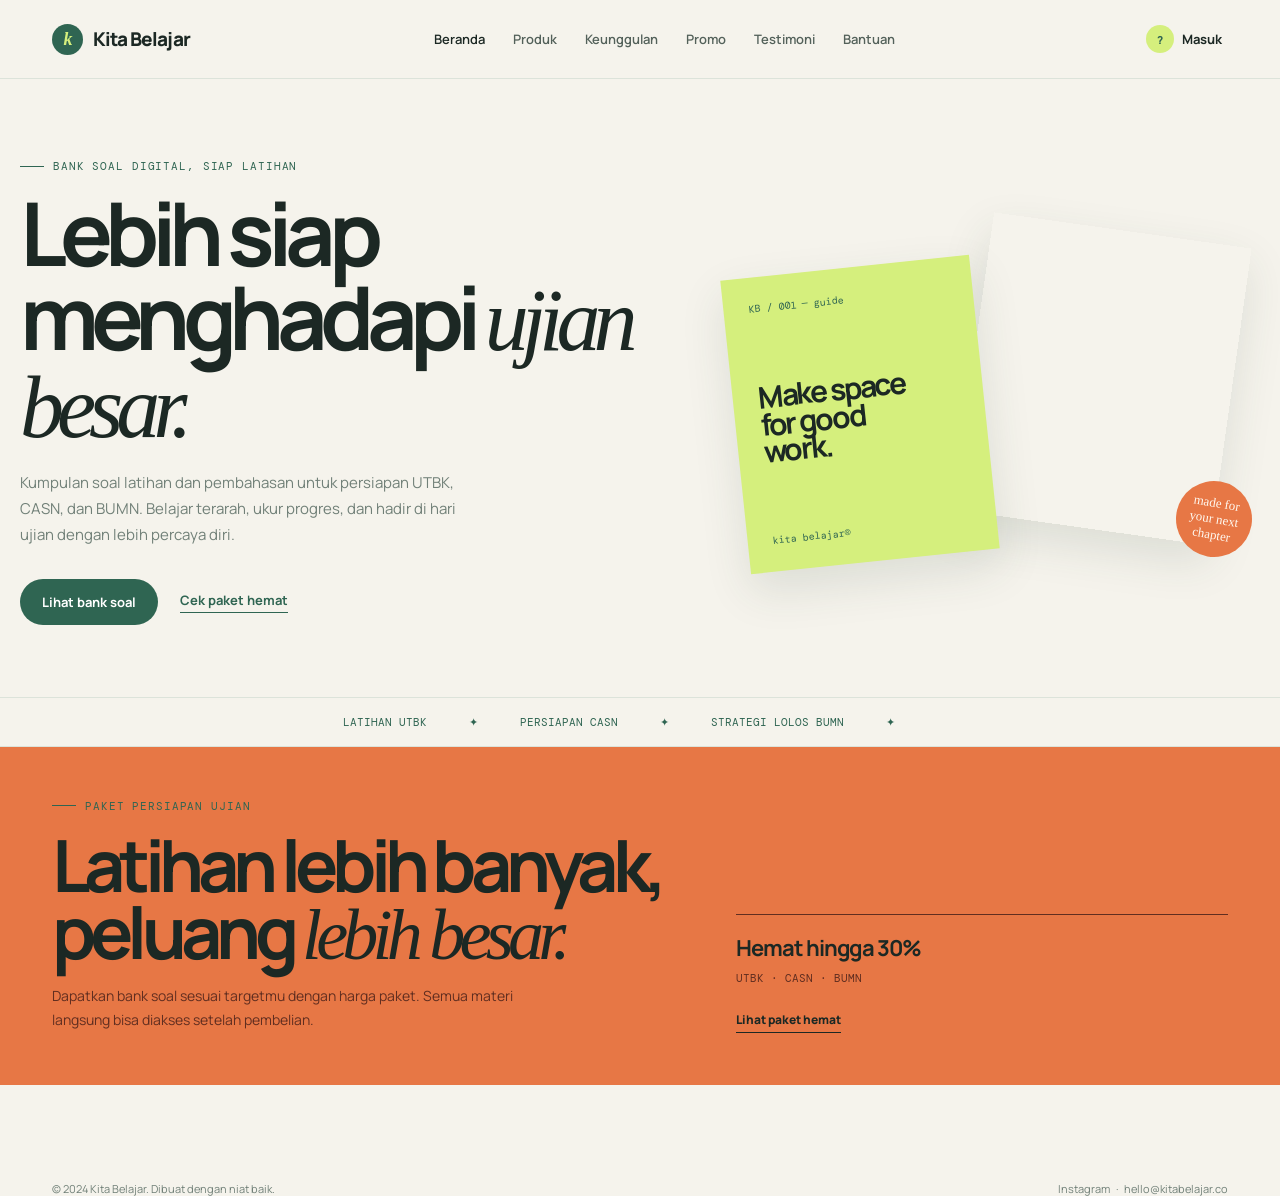
<file: index.html>
<!DOCTYPE html>
<html lang="id">
<head>
    <meta charset="UTF-8">
    <meta name="viewport" content="width=device-width, initial-scale=1.0">
    <title>Kita Belajar | Soal Latihan UTBK, CASN & BUMN</title>
    <link rel="preconnect" href="https://fonts.googleapis.com">
    <link rel="preconnect" href="https://fonts.gstatic.com" crossorigin>
    <link href="https://fonts.googleapis.com/css2?family=DM+Mono:wght@400;500&family=Manrope:wght@400;500;600;700;800&display=swap" rel="stylesheet">
    <link rel="stylesheet" href="tes.css">
    <link rel="stylesheet" href="auth.css">
    <style>
        :root {
            --ink: #1c2824;
            --muted: #718078;
            --paper: #f5f3ec;
            --surface: #fffefa;
            --line: #dce3da;
            --green: #2f6552;
            --lime: #d5ef7d;
            --orange: #e77745;
            --yellow: #f3c75c;
            --serif: Georgia, 'Times New Roman', serif;
        }

        * { box-sizing: border-box; }
        html { -webkit-text-size-adjust: 100%; scroll-behavior: smooth; }
        body { margin: 0; overflow-x: hidden; background: var(--paper); color: var(--ink); font-family: 'Manrope', sans-serif; -webkit-tap-highlight-color: transparent; }
        button { font: inherit; cursor: pointer; }
        a { color: inherit; text-decoration: none; }
        .shell { max-width: 1240px; margin: 0 auto; padding: 0 32px; }
        .topbar { border-bottom: 1px solid var(--line); }
        nav { height: 78px; display: flex; align-items: center; justify-content: space-between; gap: 28px; }
        .brand { display: flex; align-items: center; gap: 10px; font-weight: 800; letter-spacing: -.05em; font-size: 19px; }
        .brand-mark { display: grid; place-items: center; width: 31px; height: 31px; border-radius: 50%; background: var(--green); color: var(--lime); font-family: var(--serif); font-size: 18px; font-style: italic; }
        .nav-links { display: flex; align-items: center; gap: 28px; color: #53615a; font-size: 13px; font-weight: 600; }
        .nav-links a:first-child { color: var(--ink); }
        .nav-actions { display: flex; align-items: center; gap: 18px; }
        .cart { display: flex; align-items: center; gap: 8px; border: 0; background: transparent; color: var(--ink); font-size: 13px; font-weight: 700; }
        .cart-count { display: grid; place-items: center; background: var(--orange); color: white; width: 20px; height: 20px; border-radius: 50%; font-size: 10px; }
        .cart-modal { position: fixed; inset: 0; z-index: 15; display: flex; justify-content: flex-end; background: #1c282466; opacity: 0; pointer-events: none; transition: opacity .25s ease; }
        .cart-modal.open { opacity: 1; pointer-events: auto; }
        .cart-panel { width: min(430px, 100%); height: 100%; overflow: auto; padding: 34px; background: var(--surface); transform: translateX(100%); transition: transform .25s ease; }
        .cart-modal.open .cart-panel { transform: translateX(0); }
        .cart-head { display: flex; align-items: center; justify-content: space-between; gap: 15px; margin-bottom: 26px; }
        .cart-head h2 { margin: 0; font-size: 30px; letter-spacing: -.08em; }
        .cart-close { display: grid; place-items: center; width: 44px; height: 44px; border: 1px solid var(--line); border-radius: 50%; background: transparent; color: var(--ink); font-size: 20px; }
        .cart-empty { padding: 35px 0; color: var(--muted); font-size: 13px; line-height: 1.7; }
        .cart-item { border-top: 1px solid var(--line); padding: 18px 0; }
        .cart-item-top { display: flex; align-items: start; justify-content: space-between; gap: 14px; }
        .cart-item h3 { margin: 0 0 5px; font-size: 14px; }
        .cart-item p { margin: 0; color: var(--muted); font-size: 11px; }
        .cart-remove { border: 0; background: transparent; color: var(--muted); font-size: 11px; text-decoration: underline; }
        .cart-item-bottom { display: flex; align-items: center; justify-content: space-between; gap: 12px; margin-top: 15px; }
        .quantity { display: flex; align-items: center; border: 1px solid var(--line); }
        .quantity button { width: 30px; height: 30px; border: 0; background: transparent; color: var(--green); }
        .quantity span { min-width: 25px; text-align: center; font-size: 12px; }
        .cart-checkout { border: 0; border-radius: 30px; padding: 10px 14px; background: var(--green); color: white; font-size: 11px; font-weight: 700; }
        .cart-total { display: flex; justify-content: space-between; margin-top: 18px; border-top: 1px solid var(--ink); padding-top: 18px; font-size: 14px; font-weight: 800; }
        .cart-checkout-all { width: 100%; margin-top: 18px; border: 0; border-radius: 30px; padding: 14px; background: var(--orange); color: white; font-size: 12px; font-weight: 800; }
        .cart-checkout-all:disabled { cursor: not-allowed; opacity: .4; }
        .cart-hint { margin-top: 16px; color: var(--muted); font-size: 10px; line-height: 1.6; }
        .hero { display: grid; grid-template-columns: 1.05fr .95fr; align-items: center; gap: 64px; padding: 80px 0 72px; }
        .eyebrow { display: flex; align-items: center; gap: 9px; color: var(--green); font-family: 'DM Mono', monospace; font-size: 11px; text-transform: uppercase; letter-spacing: .08em; }
        .eyebrow::before { content: ''; width: 24px; height: 1px; background: var(--green); }
        h1 { margin: 18px 0 20px; max-width: 620px; font-size: clamp(50px, 7vw, 88px); letter-spacing: -.085em; line-height: .95; font-weight: 700; }
        h1 em { font-family: var(--serif); font-weight: 400; letter-spacing: -.08em; }
        .hero-copy { max-width: 440px; color: var(--muted); font-size: 15px; line-height: 1.75; }
        .hero-cta { display: flex; align-items: center; gap: 22px; margin-top: 30px; }
        .primary { border: 0; border-radius: 40px; padding: 14px 22px; background: var(--green); color: white; font-weight: 700; font-size: 13px; transition: transform .2s, background .2s; }
        .primary:hover { transform: translateY(-2px); background: #214b3c; }
        .text-link { color: var(--green); font-size: 13px; font-weight: 700; border-bottom: 1px solid var(--green); padding-bottom: 3px; }
        .hero-art { position: relative; min-height: 350px; }
        .art-card { position: absolute; overflow: hidden; box-shadow: 0 18px 45px #30443620; }
        .art-back { width: 260px; height: 300px; right: 28px; top: 12px; transform: rotate(8deg); background: url('https://images.unsplash.com/photo-1516321318423-f06f85e504b3?auto=format&fit=crop&w=700&q=85') center/cover; }
        .art-front { display: flex; flex-direction: column; justify-content: space-between; width: 250px; height: 295px; left: 34px; bottom: 5px; padding: 25px; background: var(--lime); transform: rotate(-6deg); }
        .art-front strong { font-size: 30px; line-height: .93; letter-spacing: -.07em; }
        .art-front small { color: var(--green); font-family: 'DM Mono', monospace; font-size: 10px; }
        .art-sticker { position: absolute; right: 8px; bottom: 10px; display: grid; place-items: center; width: 76px; height: 76px; border-radius: 50%; background: var(--orange); color: #fff8ef; font-family: var(--serif); font-size: 13px; text-align: center; transform: rotate(10deg); }
        .shop { display: none; padding: 0 0 100px; }
        .shop-head { display: flex; align-items: end; justify-content: space-between; gap: 30px; border-top: 1px solid var(--line); padding-top: 25px; }
        .section-title { margin: 0; font-size: 28px; letter-spacing: -.06em; }
        .section-note { color: var(--muted); font-size: 13px; }
        .filters { display: flex; gap: 8px; margin: 28px 0; overflow-x: auto; padding-bottom: 4px; }
        .filter { white-space: nowrap; border: 1px solid var(--line); border-radius: 24px; padding: 9px 15px; background: transparent; color: var(--muted); font-size: 12px; }
        .filter.active, .filter:hover { border-color: var(--green); background: var(--green); color: white; }
        .products { display: grid; grid-template-columns: repeat(4, 1fr); gap: 15px; }
        .product { position: relative; min-width: 0; }
        .product-visual { height: 255px; display: flex; flex-direction: column; justify-content: space-between; padding: 18px; position: relative; overflow: hidden; }
        .product-visual::after { content: ''; position: absolute; width: 130px; height: 130px; border: 1px solid currentColor; border-radius: 50%; right: -40px; bottom: -38px; opacity: .28; }
        .visual-green { background: #bbd5be; color: var(--green); }
        .visual-yellow { background: var(--yellow); color: #624716; }
        .visual-blue { background: #bdd7d8; color: #25555a; }
        .visual-orange { background: #e78a5b; color: #612e20; }
        .product-type { font-family: 'DM Mono', monospace; text-transform: uppercase; font-size: 10px; letter-spacing: .06em; }
        .product-title-art { max-width: 160px; font-size: 30px; line-height: .94; letter-spacing: -.08em; font-weight: 800; }
        .product-number { align-self: flex-end; font-family: var(--serif); font-size: 44px; font-style: italic; }
        .product-info { display: flex; justify-content: space-between; gap: 10px; padding: 15px 0 0; }
        .product-info h3 { margin: 0 0 5px; font-size: 14px; letter-spacing: -.03em; }
        .product-info p { margin: 0; color: var(--muted); font-size: 11px; }
        .price { color: var(--green); font-size: 13px; font-weight: 800; white-space: nowrap; }
        .detail-link { display: inline-block; margin-top: 10px; border: 0; border-bottom: 1px solid var(--green); padding: 0 0 3px; background: transparent; color: var(--green); font-size: 11px; font-weight: 700; }
        .add { display: grid; place-items: center; width: 40px; height: 40px; border: 1px solid var(--line); border-radius: 50%; background: var(--surface); color: var(--green); font-size: 20px; line-height: 1; transition: all .2s; }
        .add:hover { background: var(--green); color: white; transform: rotate(90deg); }
        .product.hidden { display: none; }
        .detail-modal { position: fixed; inset: 0; z-index: 10; display: grid; place-items: center; padding: 24px; background: #1c2824cc; opacity: 0; pointer-events: none; transition: opacity .25s ease; }
        .detail-modal.open { opacity: 1; pointer-events: auto; }
        .detail-panel { position: relative; display: grid; grid-template-columns: .85fr 1.15fr; width: min(900px, 100%); max-height: min(680px, 92vh); overflow: auto; background: var(--surface); transform: translateY(18px); transition: transform .25s ease; }
        .detail-modal.open .detail-panel { transform: translateY(0); }
        .detail-art { min-height: 510px; display: flex; flex-direction: column; justify-content: space-between; padding: 28px; }
        .detail-art .product-title-art { font-size: clamp(36px, 5vw, 58px); max-width: 240px; }
        .detail-art .product-number { font-size: 70px; }
        .detail-content { padding: 48px 48px 42px; }
        .detail-content h2 { max-width: 430px; margin: 14px 0 16px; font-size: clamp(32px, 4vw, 52px); line-height: .98; letter-spacing: -.08em; }
        .detail-description { max-width: 430px; color: var(--muted); font-size: 14px; line-height: 1.8; }
        .detail-meta { display: grid; grid-template-columns: 1fr 1fr; gap: 14px; margin: 30px 0; border-block: 1px solid var(--line); padding: 18px 0; }
        .detail-meta span { display: block; color: var(--muted); font-family: 'DM Mono', monospace; font-size: 10px; text-transform: uppercase; }
        .detail-meta strong { display: block; margin-top: 7px; font-size: 13px; }
        .detail-content ul { margin: 0 0 30px; padding: 0; list-style: none; color: #506158; font-size: 13px; line-height: 2; }
        .detail-content li::before { content: '✦'; margin-right: 10px; color: var(--orange); }
        .preview-heading { margin: 30px 0 12px; color: var(--green); font-family: 'DM Mono', monospace; font-size: 10px; letter-spacing: .06em; text-transform: uppercase; }
        .page-previews { display: grid; grid-template-columns: repeat(3, 1fr); gap: 8px; margin: 0 0 26px; }
        .preview-page { position: relative; min-height: 128px; overflow: hidden; border: 1px solid var(--line); padding: 11px; background: #f1f4ec; }
        .preview-page:nth-child(2) { background: #e6f0d1; }
        .preview-page:nth-child(3) { background: #f7e6c5; }
        .preview-page::after { content: ''; position: absolute; width: 55px; height: 55px; right: -17px; bottom: -17px; border: 1px solid var(--green); border-radius: 50%; opacity: .3; }
        .preview-label { color: var(--green); font-family: 'DM Mono', monospace; font-size: 8px; text-transform: uppercase; }
        .preview-page strong { display: block; max-width: 70px; margin: 17px 0 12px; font-size: 12px; line-height: 1; letter-spacing: -.05em; }
        .preview-lines { display: grid; gap: 4px; }
        .preview-lines span { display: block; width: 78%; height: 3px; background: #7c9a82; opacity: .5; }
        .preview-lines span:nth-child(2) { width: 58%; }
        .preview-lines span:nth-child(3) { width: 68%; }
        .detail-section { margin: 0 0 24px; }
        .detail-section h3 { margin: 0 0 8px; font-size: 14px; letter-spacing: -.03em; }
        .detail-section p { margin: 0; color: var(--muted); font-size: 12px; line-height: 1.75; }
        .detail-buy { display: flex; align-items: center; gap: 18px; }
        .detail-buy .price { font-size: 17px; }
        .close-detail { position: absolute; z-index: 1; top: 17px; right: 17px; display: grid; place-items: center; width: 44px; height: 44px; border: 1px solid #ffffffaa; border-radius: 50%; background: #1c2824; color: white; font-size: 19px; }
        body.modal-open { overflow: hidden; }
        .payment-modal { position: fixed; inset: 0; z-index: 20; display: grid; place-items: center; padding: 24px; background: #1c2824cc; opacity: 0; pointer-events: none; transition: opacity .25s ease; }
        .payment-modal.open { opacity: 1; pointer-events: auto; }
        .payment-panel { position: relative; display: grid; grid-template-columns: .8fr 1.2fr; width: min(850px, 100%); max-height: min(700px, 94vh); overflow: auto; background: var(--surface); transform: translateY(18px); transition: transform .25s ease; }
        .payment-modal.open .payment-panel { transform: translateY(0); }
        .payment-summary { display: flex; flex-direction: column; justify-content: space-between; min-height: 570px; padding: 34px; background: var(--green); color: white; }
        .payment-summary .eyebrow { color: var(--lime); }
        .payment-summary .eyebrow::before { background: var(--lime); }
        .payment-summary h2 { max-width: 230px; margin: 20px 0; font-size: 43px; line-height: .95; letter-spacing: -.08em; }
        .payment-summary p { margin: 0; color: #d2e1d5; font-size: 13px; line-height: 1.7; }
        .summary-price { padding-top: 24px; border-top: 1px solid #ffffff55; font-size: 22px; font-weight: 800; }
        .payment-form { padding: 44px 48px; }
        .payment-form h2 { margin: 12px 0 8px; font-size: 28px; letter-spacing: -.06em; }
        .payment-subtitle { margin: 0 0 28px; color: var(--muted); font-size: 12px; line-height: 1.6; }
        .field { display: block; margin-bottom: 17px; color: var(--ink); font-size: 11px; font-weight: 700; }
        .field input { display: block; width: 100%; margin-top: 8px; border: 1px solid var(--line); padding: 12px 13px; outline: 0; background: transparent; color: var(--ink); font: inherit; font-size: 12px; }
        .field input:focus { border-color: var(--green); box-shadow: 0 0 0 2px #2f655220; }
        .payment-methods { display: grid; grid-template-columns: repeat(3, 1fr); gap: 8px; margin: 8px 0 24px; }
        .method { border: 1px solid var(--line); padding: 12px 8px; background: transparent; color: var(--muted); font-size: 11px; }
        .method.active, .method:hover { border-color: var(--green); color: var(--green); background: #dcebdd; }
        .payment-submit { width: 100%; }
        .back-detail { display: inline-block; margin-top: 15px; border: 0; border-bottom: 1px solid var(--muted); padding: 0 0 3px; background: transparent; color: var(--muted); font-size: 11px; }
        .payment-success { display: none; text-align: center; padding: 55px 20px; }
        .payment-success.show { display: block; }
        .success-mark { display: grid; place-items: center; width: 46px; height: 46px; margin: 0 auto 18px; border-radius: 50%; background: var(--lime); color: var(--green); font-size: 22px; }
        .payment-success h2 { margin-bottom: 10px; }
        .payment-success p { color: var(--muted); font-size: 13px; line-height: 1.7; }
        .account-button { display: flex; align-items: center; gap: 8px; border: 0; background: transparent; color: var(--ink); font-size: 13px; font-weight: 700; }
        .account-avatar { display: grid; place-items: center; width: 28px; height: 28px; border-radius: 50%; background: var(--lime); color: var(--green); font-size: 11px; font-weight: 800; }
        .account-modal { position: fixed; inset: 0; z-index: 30; display: grid; place-items: center; padding: 24px; background: #1c2824cc; opacity: 0; pointer-events: none; transition: opacity .25s ease; }
        .account-modal.open { opacity: 1; pointer-events: auto; }
        .account-panel { position: relative; width: min(460px, 100%); max-height: 94vh; overflow: auto; background: var(--surface); transform: translateY(18px); transition: transform .25s ease; }
        .account-modal.open .account-panel { transform: translateY(0); }
        .account-form { padding: 48px; }
        .account-form h2 { margin: 15px 0 10px; font-size: 35px; line-height: .98; letter-spacing: -.08em; }
        .account-copy { margin: 0 0 28px; color: var(--muted); font-size: 12px; line-height: 1.7; }
        .account-tabs { display: grid; grid-template-columns: 1fr 1fr; gap: 4px; margin-bottom: 28px; border-bottom: 1px solid var(--line); }
        .account-tab { border: 0; border-bottom: 2px solid transparent; padding: 12px 4px; background: transparent; color: var(--muted); font-size: 12px; font-weight: 700; }
        .account-tab.active { border-bottom-color: var(--green); color: var(--green); }
        .account-field { display: block; margin-bottom: 17px; color: var(--ink); font-size: 11px; font-weight: 700; }
        .account-field input { display: block; width: 100%; margin-top: 8px; border: 1px solid var(--line); padding: 13px; outline: 0; background: transparent; color: var(--ink); font: inherit; font-size: 13px; }
        .account-field input:focus { border-color: var(--green); box-shadow: 0 0 0 2px #2f655220; }
        .account-submit { width: 100%; margin-top: 6px; }
        .account-error { min-height: 16px; margin: 0 0 8px; color: #b4492c; font-size: 11px; }
        .forgot-password { display: block; margin: -5px 0 16px; border: 0; padding: 0; background: transparent; color: var(--green); font-size: 11px; text-decoration: underline; }
        .forgot-password[hidden] { display: none; }
        .account-success { min-height: 16px; margin: 0 0 8px; color: var(--green); font-size: 11px; }
        .forgot-panel { position: fixed; inset: 0; z-index: 40; display: grid; place-items: center; padding: 24px; background: #1c2824cc; opacity: 0; pointer-events: none; transition: opacity .25s ease; }
        .forgot-panel.open { opacity: 1; pointer-events: auto; }
        .forgot-card { position: relative; width: min(430px, 100%); padding: 44px 48px; background: var(--surface); transform: translateY(18px); transition: transform .25s ease; }
        .forgot-panel.open .forgot-card { transform: translateY(0); }
        .forgot-card h2 { margin: 15px 0 10px; font-size: 32px; line-height: .98; letter-spacing: -.08em; }
        .forgot-copy { margin: 0 0 25px; color: var(--muted); font-size: 12px; line-height: 1.7; }
        .forgot-close { position: absolute; top: 17px; right: 17px; display: grid; place-items: center; width: 40px; height: 40px; border: 1px solid var(--line); border-radius: 50%; background: transparent; color: var(--ink); font-size: 19px; }
        .forgot-field { display: block; margin-bottom: 17px; color: var(--ink); font-size: 11px; font-weight: 700; }
        .forgot-field input { display: block; width: 100%; margin-top: 8px; border: 1px solid var(--line); padding: 13px; outline: 0; background: transparent; color: var(--ink); font: inherit; font-size: 13px; }
        .forgot-field input:focus { border-color: var(--green); box-shadow: 0 0 0 2px #2f655220; }
        .forgot-submit { width: 100%; margin-top: 6px; }
        .forgot-status { min-height: 16px; margin: 0 0 8px; font-size: 11px; }
        .forgot-status.error { color: #b4492c; }
        .forgot-status.success { color: var(--green); }
        .account-note { margin: 18px 0 0; color: var(--muted); font-size: 10px; line-height: 1.6; text-align: center; }
        .account-dashboard { display: none; }
        .account-dashboard.show { display: block; }
        .dashboard-head { padding: 42px 48px 34px; background: var(--green); color: white; }
        .dashboard-head .eyebrow { color: var(--lime); }
        .dashboard-head .eyebrow::before { background: var(--lime); }
        .dashboard-head h2 { margin: 17px 0 8px; font-size: 35px; line-height: .98; letter-spacing: -.08em; }
        .dashboard-head p { margin: 0; color: #d2e1d5; font-size: 12px; }
        .dashboard-body { padding: 30px 48px 40px; }
        .dashboard-label { margin: 0 0 14px; color: var(--muted); font-family: 'DM Mono', monospace; font-size: 10px; text-transform: uppercase; }
        .access-item { display: flex; align-items: center; justify-content: space-between; gap: 12px; border-block: 1px solid var(--line); padding: 15px 0; font-size: 13px; }
        .access-item span { color: var(--muted); font-size: 11px; }
        .logout { width: 100%; margin-top: 28px; border: 1px solid var(--green); border-radius: 40px; padding: 12px; background: transparent; color: var(--green); font-size: 12px; font-weight: 700; }
        .flash-sale { margin: 0 0 96px; padding: 52px 0; background: var(--orange); }
        .flash-sale-grid { display: grid; grid-template-columns: 1fr .8fr; align-items: end; gap: 70px; }
        .flash-sale-title { max-width: 650px; margin: 18px 0 14px; font-size: clamp(38px, 6vw, 72px); line-height: .94; letter-spacing: -.08em; }
        .flash-sale-title em { font-family: var(--serif); font-weight: 400; }
        .flash-sale-copy { max-width: 470px; margin: 0; color: #612e20; font-size: 14px; line-height: 1.75; }
        .flash-sale-offer { border-top: 1px solid #612e20; padding-top: 18px; color: #612e20; }
        .flash-sale-offer strong { display: block; margin-bottom: 8px; color: var(--ink); font-size: 22px; letter-spacing: -.05em; }
        .flash-sale-offer span { display: block; margin-bottom: 22px; font: 11px 'DM Mono', monospace; text-transform: uppercase; }
        .flash-sale-link { display: inline-block; border-bottom: 1px solid var(--ink); padding-bottom: 4px; color: var(--ink); font-size: 12px; font-weight: 800; }
        .story { border-top: 1px solid var(--line); padding: 88px 0 96px; }
        .story-grid { display: grid; grid-template-columns: .75fr 1.25fr; gap: 80px; align-items: start; }
        .story-title { margin: 18px 0 0; max-width: 320px; font-size: clamp(34px, 5vw, 58px); line-height: .98; letter-spacing: -.08em; }
        .story-title em { font-family: var(--serif); font-weight: 400; }
        .story-copy { max-width: 600px; color: var(--muted); font-size: 16px; line-height: 1.85; }
        .story-copy p { margin: 0 0 20px; }
        .story-signature { margin-top: 28px; color: var(--green); font-family: var(--serif); font-size: 24px; font-style: italic; }
        .story-facts { display: grid; grid-template-columns: repeat(3, 1fr); gap: 12px; margin-top: 45px; }
        .story-fact { min-height: 125px; padding: 18px; background: var(--lime); }
        .story-fact:nth-child(2) { background: #bdd7d8; }
        .story-fact:nth-child(3) { background: #f3c75c; }
        .story-fact strong { display: block; margin-bottom: 26px; font-size: 23px; letter-spacing: -.07em; }
        .story-fact span { color: #506158; font-size: 11px; line-height: 1.4; }
        .help { background: #e6ebe3; padding: 88px 0 96px; }
        .help-head { display: flex; align-items: end; justify-content: space-between; gap: 30px; margin-bottom: 40px; }
        .help-title { margin: 18px 0 0; font-size: clamp(34px, 5vw, 58px); line-height: .98; letter-spacing: -.08em; }
        .help-intro { max-width: 285px; margin: 0; color: var(--muted); font-size: 13px; line-height: 1.7; }
        .help-grid { display: grid; grid-template-columns: .75fr 1.25fr; gap: 60px; }
        .help-contact { padding: 26px; background: var(--green); color: white; }
        .help-contact h3 { margin: 0 0 12px; font-size: 23px; letter-spacing: -.06em; }
        .help-contact p { margin: 0 0 26px; color: #d2e1d5; font-size: 12px; line-height: 1.7; }
        .help-contact a { display: inline-block; color: var(--lime); border-bottom: 1px solid var(--lime); padding-bottom: 3px; font-size: 12px; font-weight: 700; }
        .faq { border-top: 1px solid #c9d3ca; }
        .faq-item { border-bottom: 1px solid #c9d3ca; }
        .faq-question { display: flex; width: 100%; align-items: center; justify-content: space-between; gap: 16px; border: 0; padding: 19px 0; background: transparent; color: var(--ink); text-align: left; font-size: 14px; font-weight: 700; }
        .faq-icon { color: var(--green); font-size: 22px; font-weight: 400; transition: transform .2s; }
        .faq-answer { display: none; max-width: 570px; padding: 0 35px 20px 0; color: var(--muted); font-size: 12px; line-height: 1.75; }
        .faq-item.open .faq-answer { display: block; }
        .faq-item.open .faq-icon { transform: rotate(45deg); }
        .marquee { border-block: 1px solid var(--line); padding: 17px 8%; overflow: hidden; color: var(--green); font-family: 'DM Mono', monospace; font-size: 11px; text-align: center; text-transform: uppercase; white-space: nowrap; }
        .marquee span { margin-right: 42px; }
        footer { padding: 24px 0 35px; display: flex; justify-content: space-between; color: var(--muted); font-size: 11px; }
        @media (max-width: 850px) { nav { height: auto; flex-wrap: wrap; gap: 18px 28px; padding: 16px 0; } .nav-links { order: 3; flex: 0 0 100%; overflow-x: auto; justify-content: flex-start; gap: 24px; padding-bottom: 4px; scrollbar-width: none; } .nav-links::-webkit-scrollbar { display: none; } .hero { grid-template-columns: 1fr; gap: 20px; padding: 58px 0 40px; } .hero-art { max-width: 480px; width: 100%; margin: 0 auto; } .products { grid-template-columns: repeat(2, 1fr); } .flash-sale-grid, .story-grid, .help-grid { grid-template-columns: 1fr; gap: 35px; } }
        @media (max-width: 520px) { .shell { padding-inline: 20px; } .topbar { padding-top: env(safe-area-inset-top); } nav { padding: 12px 0; } h1 { font-size: 55px; } .hero-art { transform: scale(.82); transform-origin: top center; height: 330px; margin-bottom: -30px; } .shop-head { align-items: start; flex-direction: column; gap: 7px; } .product-visual { height: 200px; } .product-title-art { font-size: 23px; } .filter { min-height: 44px; } .detail-link, .back-detail { min-height: 44px; padding-top: 12px; } .field input, .account-field input { font-size: 16px; } .method { min-height: 44px; } footer { flex-direction: column; gap: 8px; padding-bottom: calc(35px + env(safe-area-inset-bottom)); } .flash-sale { margin-bottom: 60px; padding: 60px 0; } .story, .help { padding: 60px 0; } .story-facts { grid-template-columns: 1fr; margin-top: 30px; } .help-head { align-items: start; flex-direction: column; gap: 15px; } .detail-modal, .payment-modal, .account-modal { padding: 12px; } .detail-panel, .payment-panel { display: block; max-height: 94vh; } .account-form, .dashboard-body { padding: 30px 24px; } .dashboard-head { padding: 30px 24px; } .detail-art { min-height: 230px; padding: 22px; } .detail-art .product-title-art { font-size: 34px; } .detail-art .product-number { font-size: 48px; } .detail-content, .payment-form { padding: 30px 24px 28px; } .page-previews { gap: 5px; } .preview-page { min-height: 112px; padding: 8px; } .preview-page strong { margin: 14px 0 9px; font-size: 10px; } .payment-summary { min-height: 220px; padding: 25px 24px; } .payment-summary h2 { margin: 12px 0; font-size: 34px; } }
        @media (max-width: 520px) { .forgot-panel { padding: 12px; } .forgot-card { padding: 36px 24px 28px; } }
        .nav-actions .cart, .cart-modal { display:none; }
    </style>
</head>
<body>
    <header class="topbar">
        <div class="shell">
            <nav>
                <a class="brand" href="index.html#top"><span class="brand-mark">k</span>Kita Belajar</a>
                <div class="nav-links"><a href="index.html">Beranda</a><a href="produk.html">Produk</a><a href="keunggulan.html">Keunggulan</a><a href="promo.html">Promo</a><a href="testimoni.html">Testimoni</a><a href="bantuan.html">Bantuan</a></div>
                <div class="nav-actions"><button class="account-button" id="accountButton" aria-label="Buka akun"><span class="account-avatar" id="accountAvatar">?</span><span id="accountLabel">Masuk</span></button><button class="cart" aria-label="Lihat keranjang">Keranjang <span class="cart-count" id="cartCount">0</span></button></div>
            </nav>
        </div>
    </header>
    <div class="cart-modal" id="cartModal" role="dialog" aria-modal="true" aria-labelledby="cartTitle">
        <aside class="cart-panel">
            <div class="cart-head"><h2 id="cartTitle">Keranjangmu</h2><button class="cart-close" id="closeCart" aria-label="Tutup keranjang">×</button></div>
            <div id="cartItems"></div>
            <div class="cart-total"><span>Total</span><span id="cartTotalPrice">Rp0</span></div>
            <button class="cart-checkout-all" id="checkoutAll" type="button">Checkout semua produk</button>
            <p class="cart-hint">Pilih “Checkout item ini” pada produk yang ingin kamu beli. Jumlah item lain tetap tersimpan di keranjang.</p>
        </aside>
    </div>

    <main id="top">
        <section class="shell hero">
            <div>
                <div class="eyebrow">Bank soal digital, siap latihan</div>
                <h1>Lebih siap menghadapi <em>ujian besar.</em></h1>
                <p class="hero-copy">Kumpulan soal latihan dan pembahasan untuk persiapan UTBK, CASN, dan BUMN. Belajar terarah, ukur progres, dan hadir di hari ujian dengan lebih percaya diri.</p>
                <div class="hero-cta"><a class="primary" href="produk.html">Lihat bank soal</a><a class="text-link" href="promo.html">Cek paket hemat</a></div>
            </div>
            <div class="hero-art" aria-label="Kolase produk digital Kita Belajar">
                <div class="art-card art-back"></div>
                <div class="art-card art-front"><small>KB / 001 — guide</small><strong>Make space<br>for good<br>work.</strong><small>kita belajar®</small></div>
                <div class="art-sticker">made for<br>your next<br>chapter</div>
            </div>
        </section>

        <div class="marquee"><span>Latihan UTBK</span><span>✦</span><span>Persiapan CASN</span><span>✦</span><span>Strategi lolos BUMN</span><span>✦</span></div>

        <section class="shell shop" id="produk">
            <div class="shop-head"><div><div class="eyebrow">Koleksi bank soal</div><h2 class="section-title">Pilih target ujianmu.</h2></div><div class="section-note">Soal · pembahasan · akses selamanya</div></div>
            <div class="filters" role="group" aria-label="Filter produk"><button class="filter active" data-filter="all">Semua produk</button><button class="filter" data-filter="template">Template</button><button class="filter" data-filter="guide">Panduan</button><button class="filter" data-filter="bundle">Bundle</button></div>
            <div class="products" id="productGrid">
                <article class="product" data-category="guide" data-name="tiny habit tracker" data-product-id="tiny-habits"><div class="product-visual visual-green"><span class="product-type">Guide / Habit</span><strong class="product-title-art">Tiny<br>habit<br>tracker</strong><span class="product-number">01</span></div><div class="product-info"><div><h3>Tiny Habit Tracker</h3><p>Konsisten lewat langkah kecil.</p><button class="detail-link" data-detail="tiny-habits">Lihat detail</button></div><div><div class="price">Rp35.000</div><button class="add" aria-label="Tambah Tiny Habit Tracker" data-product-id="tiny-habits">+</button></div></div></article>
                <article class="product" data-category="template" data-name="calm morning kit" data-product-id="calm-morning"><div class="product-visual visual-yellow"><span class="product-type">Template / Notion</span><strong class="product-title-art">Calm<br>morning<br>kit</strong><span class="product-number">02</span></div><div class="product-info"><div><h3>Calm Morning Kit</h3><p>Mulai hari tanpa terburu-buru.</p><button class="detail-link" data-detail="calm-morning">Lihat detail</button></div><div><div class="price">Rp39.000</div><button class="add" aria-label="Tambah Calm Morning Kit" data-product-id="calm-morning">+</button></div></div></article>
                <article class="product" data-category="template" data-name="study notes pack" data-product-id="study-notes"><div class="product-visual visual-blue"><span class="product-type">Template / Study</span><strong class="product-title-art">Study<br>notes<br>pack</strong><span class="product-number">03</span></div><div class="product-info"><div><h3>Study Notes Pack</h3><p>Catatan rapi untuk belajar aktif.</p><button class="detail-link" data-detail="study-notes">Lihat detail</button></div><div><div class="price">Rp45.000</div><button class="add" aria-label="Tambah Study Notes Pack" data-product-id="study-notes">+</button></div></div></article>
                <article class="product" data-category="template" data-name="weekly reset planner" data-product-id="weekly-reset"><div class="product-visual visual-green"><span class="product-type">Template / Notion</span><strong class="product-title-art">Weekly<br>reset<br>planner</strong><span class="product-number">04</span></div><div class="product-info"><div><h3>Weekly Reset Planner</h3><p>Ritual mingguan yang lebih tenang.</p><button class="detail-link" data-detail="weekly-reset">Lihat detail</button></div><div><div class="price">Rp49.000</div><button class="add" aria-label="Tambah Weekly Reset Planner" data-product-id="weekly-reset">+</button></div></div></article>
                <article class="product" data-category="guide" data-name="daily reflection journal" data-product-id="daily-journal"><div class="product-visual visual-orange"><span class="product-type">Guide / Reflection</span><strong class="product-title-art">Daily<br>reflection<br>journal</strong><span class="product-number">05</span></div><div class="product-info"><div><h3>Daily Reflection Journal</h3><p>Menutup hari dengan lebih sadar.</p><button class="detail-link" data-detail="daily-journal">Lihat detail</button></div><div><div class="price">Rp55.000</div><button class="add" aria-label="Tambah Daily Reflection Journal" data-product-id="daily-journal">+</button></div></div></article>
                <article class="product" data-category="template" data-name="simple money map" data-product-id="simple-money-map"><div class="product-visual visual-blue"><span class="product-type">Spreadsheet / Finance</span><strong class="product-title-art">Simple<br>money<br>map</strong><span class="product-number">06</span></div><div class="product-info"><div><h3>Simple Money Map</h3><p>Uangmu, lebih mudah dipahami.</p><button class="detail-link" data-detail="simple-money-map">Lihat detail</button></div><div><div class="price">Rp59.000</div><button class="add" aria-label="Tambah Simple Money Map" data-product-id="simple-money-map">+</button></div></div></article>
                <article class="product" data-category="guide" data-name="content sprint kit" data-product-id="content-sprint"><div class="product-visual visual-orange"><span class="product-type">Guide / Creator</span><strong class="product-title-art">Content<br>sprint<br>kit</strong><span class="product-number">07</span></div><div class="product-info"><div><h3>Content Sprint Kit</h3><p>Ide jadi karya dalam 7 hari.</p><button class="detail-link" data-detail="content-sprint">Lihat detail</button></div><div><div class="price">Rp69.000</div><button class="add" aria-label="Tambah Content Sprint Kit" data-product-id="content-sprint">+</button></div></div></article>
                <article class="product" data-category="guide" data-name="focus without force" data-product-id="focus-without-force"><div class="product-visual visual-yellow"><span class="product-type">E-book / 42 pages</span><strong class="product-title-art">Focus<br>without<br>force</strong><span class="product-number">08</span></div><div class="product-info"><div><h3>Focus Without Force</h3><p>Memahami energi, bukan melawannya.</p><button class="detail-link" data-detail="focus-without-force">Lihat detail</button></div><div><div class="price">Rp79.000</div><button class="add" aria-label="Tambah Focus Without Force" data-product-id="focus-without-force">+</button></div></div></article>
                <article class="product" data-category="template" data-name="freelance starter kit" data-product-id="freelance-starter"><div class="product-visual visual-green"><span class="product-type">Template / Freelance</span><strong class="product-title-art">Freelance<br>starter<br>kit</strong><span class="product-number">09</span></div><div class="product-info"><div><h3>Freelance Starter Kit</h3><p>Kerja mandiri lebih terarah.</p><button class="detail-link" data-detail="freelance-starter">Lihat detail</button></div><div><div class="price">Rp89.000</div><button class="add" aria-label="Tambah Freelance Starter Kit" data-product-id="freelance-starter">+</button></div></div></article>
                <article class="product" data-category="template" data-name="deep work system" data-product-id="deep-work-system"><div class="product-visual visual-blue"><span class="product-type">Template / Productivity</span><strong class="product-title-art">Deep<br>work<br>system</strong><span class="product-number">10</span></div><div class="product-info"><div><h3>Deep Work System</h3><p>Fokus panjang tanpa drama.</p><button class="detail-link" data-detail="deep-work-system">Lihat detail</button></div><div><div class="price">Rp99.000</div><button class="add" aria-label="Tambah Deep Work System" data-product-id="deep-work-system">+</button></div></div></article>
                <article class="product" data-category="bundle" data-name="mindful money bundle" data-product-id="mindful-money"><div class="product-visual visual-yellow"><span class="product-type">Bundle / Finance</span><strong class="product-title-art">Mindful<br>money<br>bundle</strong><span class="product-number">11</span></div><div class="product-info"><div><h3>Mindful Money Bundle</h3><p>Keuangan dan kebiasaan dalam satu ruang.</p><button class="detail-link" data-detail="mindful-money">Lihat detail</button></div><div><div class="price">Rp119.000</div><button class="add" aria-label="Tambah Mindful Money Bundle" data-product-id="mindful-money">+</button></div></div></article>
                <article class="product" data-category="bundle" data-name="the gentle bundle" data-product-id="gentle-bundle"><div class="product-visual visual-orange"><span class="product-type">Bundle / 3 products</span><strong class="product-title-art">The<br>gentle<br>bundle</strong><span class="product-number">12</span></div><div class="product-info"><div><h3>The Gentle Bundle</h3><p>Tiga tools untuk mulai lagi.</p><button class="detail-link" data-detail="gentle-bundle">Lihat detail</button></div><div><div class="price">Rp129.000</div><button class="add" aria-label="Tambah The Gentle Bundle" data-product-id="gentle-bundle">+</button></div></div></article>
                <article class="product" data-category="bundle" data-name="learn better bundle" data-product-id="learn-better"><div class="product-visual visual-blue"><span class="product-type">Bundle / Learning</span><strong class="product-title-art">Learn<br>better<br>bundle</strong><span class="product-number">13</span></div><div class="product-info"><div><h3>Learn Better Bundle</h3><p>Sistem belajar dari awal sampai review.</p><button class="detail-link" data-detail="learn-better">Lihat detail</button></div><div><div class="price">Rp139.000</div><button class="add" aria-label="Tambah Learn Better Bundle" data-product-id="learn-better">+</button></div></div></article>
                <article class="product" data-category="bundle" data-name="creator launch bundle" data-product-id="creator-launch"><div class="product-visual visual-green"><span class="product-type">Bundle / Creator</span><strong class="product-title-art">Creator<br>launch<br>bundle</strong><span class="product-number">14</span></div><div class="product-info"><div><h3>Creator Launch Bundle</h3><p>Mulai proyek kreatifmu.</p><button class="detail-link" data-detail="creator-launch">Lihat detail</button></div><div><div class="price">Rp149.000</div><button class="add" aria-label="Tambah Creator Launch Bundle" data-product-id="creator-launch">+</button></div></div></article>
                <article class="product" data-category="bundle" data-name="yearly growth vault" data-product-id="yearly-vault"><div class="product-visual visual-orange"><span class="product-type">Bundle / Annual</span><strong class="product-title-art">Yearly<br>growth<br>vault</strong><span class="product-number">15</span></div><div class="product-info"><div><h3>Yearly Growth Vault</h3><p>Ruang lengkap untuk satu tahun bertumbuh.</p><button class="detail-link" data-detail="yearly-vault">Lihat detail</button></div><div><div class="price">Rp179.000</div><button class="add" aria-label="Tambah Yearly Growth Vault" data-product-id="yearly-vault">+</button></div></div></article>
            </div>
        </section>
        <section class="flash-sale">
            <div class="shell flash-sale-grid">
                <div><div class="eyebrow">Paket persiapan ujian</div><h2 class="flash-sale-title">Latihan lebih banyak, peluang <em>lebih besar.</em></h2><p class="flash-sale-copy">Dapatkan bank soal sesuai targetmu dengan harga paket. Semua materi langsung bisa diakses setelah pembelian.</p></div>
                <div class="flash-sale-offer"><strong>Hemat hingga 30%</strong><span>UTBK · CASN · BUMN</span><a class="flash-sale-link" href="promo.html">Lihat paket hemat</a></div>
            </div>
        </section>
    </main>
    <footer class="shell"><span>© 2024 Kita Belajar. Dibuat dengan niat baik.</span><span>Instagram &nbsp; · &nbsp; hello@kitabelajar.co</span></footer>
    <div class="detail-modal" id="detailModal" role="dialog" aria-modal="true" aria-labelledby="detailTitle">
        <div class="detail-panel">
            <button class="close-detail" id="closeDetail" aria-label="Tutup detail produk">×</button>
            <div class="detail-art" id="detailArt"><span class="product-type" id="detailType"></span><strong class="product-title-art" id="detailArtTitle"></strong><span class="product-number" id="detailNumber"></span></div>
            <div class="detail-content"><div class="eyebrow" id="detailEyebrow">Product detail</div><h2 id="detailTitle"></h2><p class="detail-description" id="detailDescription"></p><div class="detail-meta"><div><span>Format</span><strong id="detailFormat"></strong></div><div><span>Akses</span><strong>Selamanya</strong></div></div><div class="detail-section"><h3>Direkomendasikan untuk</h3><p id="detailAudience"></p></div><div class="detail-section"><h3>Yang akan kamu dapatkan</h3><ul id="detailIncludes"></ul></div><div class="preview-heading">Preview 3 halaman pertama</div><div class="page-previews"><div class="preview-page"><span class="preview-label">01 / overview</span><strong id="previewTitleOne"></strong><div class="preview-lines"><span></span><span></span><span></span></div></div><div class="preview-page"><span class="preview-label">02 / workspace</span><strong id="previewTitleTwo"></strong><div class="preview-lines"><span></span><span></span><span></span></div></div><div class="preview-page"><span class="preview-label">03 / reflection</span><strong id="previewTitleThree"></strong><div class="preview-lines"><span></span><span></span><span></span></div></div></div><div class="detail-buy"><span class="price" id="detailPrice"></span><button class="primary" id="detailAdd">Beli sekarang</button></div></div>
        </div>
    </div>
    <div class="payment-modal" id="paymentModal" role="dialog" aria-modal="true" aria-labelledby="paymentTitle">
        <div class="payment-panel">
            <div class="payment-summary"><div><div class="eyebrow">Order summary</div><h2 id="paymentProduct"></h2><p id="paymentFormat"></p></div><div class="summary-price" id="paymentPrice"></div></div>
            <div class="payment-form" id="paymentFormView"><div class="eyebrow">Secure checkout</div><h2 id="paymentTitle">Selesaikan pembayaran.</h2><p class="payment-subtitle">Isi detail di bawah ini. Link download akan dikirim ke email setelah pembayaran berhasil.</p><form id="checkoutForm"><label class="field">Email untuk menerima produk<input id="buyerEmail" type="email" placeholder="nama@email.com" required></label><span class="field">Pilih metode pembayaran</span><div class="payment-methods" role="group" aria-label="Metode pembayaran"><button class="method active" type="button" data-method="QRIS">QRIS</button><button class="method" type="button" data-method="Bank transfer">Transfer</button><button class="method" type="button" data-method="E-wallet">E-wallet</button></div><button class="primary payment-submit" type="submit">Bayar sekarang</button></form><button class="back-detail" id="backToDetail" type="button">← Kembali ke detail produk</button></div>
            <div class="payment-success" id="paymentSuccess"><div class="success-mark">✓</div><h2>Pembayaran siap diproses.</h2><p>Demo checkout berhasil untuk <strong id="successProduct"></strong>. Di versi produksi, pengguna akan diarahkan ke payment gateway.</p><button class="primary" id="closePayment" type="button">Kembali ke katalog</button></div>
            <button class="close-detail" id="closePaymentX" aria-label="Tutup halaman pembayaran">×</button>
        </div>
    </div>
    <div class="account-modal" id="accountModal" role="dialog" aria-modal="true" aria-labelledby="accountTitle">
        <div class="account-panel">
            <button class="close-detail" id="closeAccount" aria-label="Tutup halaman akun">×</button>
            <div class="account-form" id="accountFormView">
                <div class="eyebrow">Your learning space</div>
                <h2 id="accountTitle">Selamat datang kembali.</h2>
                <p class="account-copy" id="accountCopy">Masuk untuk menyimpan produk dan melihat akses belajarmu dalam satu tempat.</p>
                <div class="account-tabs"><button class="account-tab active" type="button" data-auth-mode="login">Masuk</button><button class="account-tab" type="button" data-auth-mode="signup">Buat akun</button></div>
                <div class="role-switch" role="group" aria-label="Pilih jenis akun"><button class="role-option active" type="button" data-account-role="student"><strong>Murid / Siswa</strong><span>Belajar dan latihan</span></button><button class="role-option" type="button" data-account-role="teacher"><strong>Guru</strong><span>Mengelola pembelajaran</span></button></div>
                <form id="accountForm"><label class="account-field" id="nameField" hidden>Nama lengkap<input id="accountName" type="text" autocomplete="name" placeholder="Nama kamu"></label><label class="account-field">Email<input id="accountEmail" type="email" autocomplete="email" placeholder="nama@email.com" required></label><label class="account-field">Password<input id="accountPassword" type="password" autocomplete="current-password" minlength="6" placeholder="Minimal 6 karakter" required></label><button class="forgot-password" id="forgotPassword" type="button">Lupa password?</button><p class="account-error" id="accountError" role="alert"></p><p class="account-success" id="accountSuccess" role="status"></p><button class="primary account-submit" id="accountSubmit" type="submit">Masuk ke akun</button></form>
                <p class="account-note">Demo frontend: data akun disimpan lokal di perangkat ini.</p>
            </div>
            <div class="account-dashboard" id="accountDashboard">
                <div class="dashboard-head"><div class="eyebrow">Personal dashboard</div><div class="dashboard-role" id="dashboardRole"></div><h2>Halo, <span id="dashboardName"></span>.</h2><p id="dashboardCopy">Ruang kecil untuk melanjutkan proses belajarmu.</p></div>
                <div class="dashboard-body"><p class="dashboard-label">Akses kamu</p><div class="access-item"><strong>Weekly Reset Planner</strong><span>Siap dipakai</span></div><div class="access-item"><strong>Focus Without Force</strong><span>Siap dipakai</span></div><button class="logout" id="logoutButton" type="button">Keluar dari akun</button></div>
            </div>
        </div>
    </div>
    <div class="forgot-panel" id="forgotPanel" role="dialog" aria-modal="true" aria-labelledby="forgotTitle"><div class="forgot-card"><button class="forgot-close" id="closeForgot" type="button" aria-label="Tutup lupa password">×</button><div class="eyebrow">Password recovery</div><h2 id="forgotTitle">Lupa password?</h2><p class="forgot-copy">Masukkan email akunmu. Kami akan mengirimkan kode verifikasi untuk membantu memulihkan akses.</p><form id="forgotForm"><label class="forgot-field">Email akun<input id="forgotEmail" type="email" autocomplete="email" placeholder="nama@email.com" required></label><p class="forgot-status" id="forgotStatus" role="status"></p><button class="primary forgot-submit" type="submit">Kirim kode verifikasi</button></form></div></div>
    <script>
        const filterButtons = document.querySelectorAll('.filter');
        const products = document.querySelectorAll('.product');
        const detailModal = document.querySelector('#detailModal');
        const detailArt = document.querySelector('#detailArt');
        const paymentModal = document.querySelector('#paymentModal');
        const paymentFormView = document.querySelector('#paymentFormView');
        const paymentSuccess = document.querySelector('#paymentSuccess');
        const accountModal = document.querySelector('#accountModal');
        const accountFormView = document.querySelector('#accountFormView');
        const accountDashboard = document.querySelector('#accountDashboard');
        const accountForm = document.querySelector('#accountForm');
        const nameField = document.querySelector('#nameField');
        const accountError = document.querySelector('#accountError');
        const cartModal = document.querySelector('#cartModal');
        const cartItemsElement = document.querySelector('#cartItems');
        let authMode = 'login';
        let accountRole = 'student';
        let selectedProduct = null;
        let pendingCheckout = null;
        let cartItems = {};
        try {
            cartItems = JSON.parse(localStorage.getItem('kitaBelajarCart') || '{}');
        } catch (error) {
            cartItems = {};
        }

        const productDetails = {
            'weekly-reset': { title: 'Weekly Reset Planner', artTitle: 'Weekly\nreset\nplanner', type: 'Template / Notion', format: 'Notion template', price: 'Rp49.000', number: '01', color: 'visual-green', description: 'Ritual mingguan yang membantu kamu berhenti sejenak, melihat kembali progres, lalu memilih fokus dengan lebih sadar.', includes: ['Weekly review yang singkat dan terarah', 'Focus map untuk 7 hari ke depan', 'Ruang refleksi dan gratitude'] },
            'focus-without-force': { title: 'Focus Without Force', artTitle: 'Focus\nwithout\nforce', type: 'E-book / 42 pages', format: 'PDF e-book', price: 'Rp79.000', number: '02', color: 'visual-yellow', description: 'Panduan ringan untuk memahami cara kerja fokus, mengatur energi, dan menyelesaikan hal penting tanpa memaksa diri terus-menerus.', includes: ['42 halaman panduan praktis', 'Latihan mengenali pola distraksi', 'Focus plan yang bisa langsung dipakai'] },
            'simple-money-map': { title: 'Simple Money Map', artTitle: 'Simple\nmoney\nmap', type: 'Spreadsheet / Finance', format: 'Google Sheets', price: 'Rp59.000', number: '03', color: 'visual-blue', description: 'Peta sederhana untuk melihat arus uangmu dengan jernih, mulai dari pemasukan sampai rencana kecil yang ingin diwujudkan.', includes: ['Dashboard pemasukan dan pengeluaran', 'Tracker target tabungan', 'Panduan setup 10 menit'] },
            'gentle-bundle': { title: 'The Gentle Bundle', artTitle: 'The\ngentle\nbundle', type: 'Bundle / 3 products', format: 'Notion, PDF & Sheets', price: 'Rp129.000', number: '04', color: 'visual-orange', description: 'Tiga tools terbaik Kita Belajar dalam satu paket untuk membangun sistem pribadi yang lebih tenang dan berkelanjutan.', includes: ['Weekly Reset Planner', 'Focus Without Force', 'Simple Money Map'] },
            'calm-morning': { title: 'Calm Morning Kit', artTitle: 'Calm\nmorning\nkit', type: 'Template / Notion', format: 'Notion template', price: 'Rp39.000', number: '05', color: 'visual-yellow', description: 'Rangkaian halaman sederhana untuk menata pagi, memilih niat, dan memulai hari dengan ritme yang terasa milikmu.', includes: ['Morning intention page', 'Energy check-in', 'Rencana 3 prioritas harian'] },
            'content-sprint': { title: 'Content Sprint Kit', artTitle: 'Content\nsprint\nkit', type: 'Guide / Creator', format: 'PDF guide', price: 'Rp69.000', number: '06', color: 'visual-orange', description: 'Sistem ringkas untuk mengubah ide yang menumpuk menjadi kalender konten dan karya yang benar-benar terbit.', includes: ['Sprint plan 7 hari', 'Template ide dan outline', 'Checklist publish tanpa overthinking'] },
            'study-notes': { title: 'Study Notes Pack', artTitle: 'Study\nnotes\npack', type: 'Template / Study', format: 'Notion template', price: 'Rp45.000', number: '07', color: 'visual-blue', description: 'Sistem catatan yang membantu kamu menangkap inti materi, menghubungkan ide, dan mengingat lebih lama.', includes: ['Cornell notes template', 'Database materi belajar', 'Review tracker mingguan'] },
            'creator-launch': { title: 'Creator Launch Bundle', artTitle: 'Creator\nlaunch\nbundle', type: 'Bundle / Creator', format: 'Notion & PDF', price: 'Rp149.000', number: '08', color: 'visual-green', description: 'Paket lengkap untuk membawa proyek kreatif dari ide pertama sampai peluncuran yang lebih terarah.', includes: ['Project clarity worksheet', 'Content Sprint Kit', 'Launch checklist dan timeline'] },
            'tiny-habits': { title: 'Tiny Habit Tracker', artTitle: 'Tiny\nhabit\ntracker', type: 'Guide / Habit', format: 'PDF workbook', price: 'Rp35.000', number: '01', color: 'visual-green', description: 'Workbook praktis untuk membangun kebiasaan lewat langkah kecil yang bisa diulang, bukan target yang membuat kewalahan.', includes: ['Habit loop worksheet', 'Tracker 30 hari', 'Panduan recovery saat terlewat'] },
            'daily-journal': { title: 'Daily Reflection Journal', artTitle: 'Daily\nreflection\njournal', type: 'Guide / Reflection', format: 'PDF workbook', price: 'Rp55.000', number: '05', color: 'visual-orange', description: 'Panduan singkat untuk menutup hari, memahami apa yang terjadi, dan membawa pelajaran kecil ke hari berikutnya.', includes: ['Prompt refleksi harian', 'Weekly pattern review', 'Halaman gratitude sederhana'] },
            'freelance-starter': { title: 'Freelance Starter Kit', artTitle: 'Freelance\nstarter\nkit', type: 'Template / Freelance', format: 'Notion template', price: 'Rp89.000', number: '09', color: 'visual-green', description: 'Ruang kerja digital untuk mengatur prospek, proyek, invoice, dan ritme kerja freelance dengan lebih rapi.', includes: ['Client CRM sederhana', 'Project dashboard', 'Invoice dan income tracker'] },
            'deep-work-system': { title: 'Deep Work System', artTitle: 'Deep\nwork\nsystem', type: 'Template / Productivity', format: 'Notion template', price: 'Rp99.000', number: '10', color: 'visual-blue', description: 'Sistem fokus untuk melindungi waktu penting, mengurangi perpindahan konteks, dan menyelesaikan pekerjaan bernilai tinggi.', includes: ['Deep work planning page', 'Distraction parking lot', 'Weekly focus review'] },
            'mindful-money': { title: 'Mindful Money Bundle', artTitle: 'Mindful\nmoney\nbundle', type: 'Bundle / Finance', format: 'Sheets & PDF', price: 'Rp119.000', number: '11', color: 'visual-yellow', description: 'Gabungan tracker uang dan panduan refleksi agar keputusan finansial terasa lebih jelas dan tidak reaktif.', includes: ['Simple Money Map', 'Money reflection guide', 'Monthly planning sheet'] },
            'learn-better': { title: 'Learn Better Bundle', artTitle: 'Learn\nbetter\nbundle', type: 'Bundle / Learning', format: 'Notion & PDF', price: 'Rp139.000', number: '13', color: 'visual-blue', description: 'Paket sistem belajar untuk menangkap materi, menjadwalkan review, dan melihat perkembanganmu dari waktu ke waktu.', includes: ['Study Notes Pack', 'Learning dashboard', 'Spaced review planner'] },
            'yearly-vault': { title: 'Yearly Growth Vault', artTitle: 'Yearly\ngrowth\nvault', type: 'Bundle / Annual', format: 'Notion, PDF & Sheets', price: 'Rp179.000', number: '15', color: 'visual-orange', description: 'Koleksi tahunan untuk merencanakan, merefleksikan, dan menjaga arah hidup serta pekerjaan dalam satu ruang.', includes: ['Quarterly planning system', 'All core planning templates', 'Year-end reflection workbook'] }
        };

        function filterProducts() {
            const activeFilter = document.querySelector('.filter.active').dataset.filter;
            products.forEach(product => {
                const matchesCategory = activeFilter === 'all' || product.dataset.category === activeFilter;
                product.classList.toggle('hidden', !matchesCategory);
            });
        }

        filterButtons.forEach(button => button.addEventListener('click', () => {
            filterButtons.forEach(item => item.classList.remove('active'));
            button.classList.add('active');
            filterProducts();
        }));
        function formatPrice(value) {
            return `Rp${Number(value).toLocaleString('id-ID')}`;
        }

        function productPrice(product) {
            return Number(product.price.replace(/[^0-9]/g, ''));
        }

        function recommendedFor(product) {
            if (product.type.includes('Finance')) return 'Kamu yang ingin memahami uang, membuat rencana finansial, dan membangun kebiasaan finansial yang lebih tenang.';
            if (product.type.includes('Creator')) return 'Kreator, freelancer, atau pemilik proyek yang ingin mengubah ide menjadi karya dengan alur yang jelas.';
            if (product.type.includes('Study') || product.type.includes('Learning')) return 'Pelajar dan pembelajar mandiri yang ingin mencatat, mengulang, dan memahami materi dengan lebih aktif.';
            if (product.type.includes('Habit')) return 'Kamu yang ingin membangun kebiasaan kecil secara realistis tanpa target yang terasa memberatkan.';
            if (product.type.includes('Reflection') || product.type.includes('Annual')) return 'Kamu yang suka berhenti sejenak, melihat pola, lalu merencanakan langkah berikutnya dengan lebih sadar.';
            if (product.type.includes('Productivity') || product.type.includes('Freelance')) return 'Profesional, pekerja mandiri, dan siapa pun yang ingin bekerja lebih fokus dan rapi.';
            if (product.type.includes('Bundle')) return 'Kamu yang ingin mendapatkan sistem lengkap dan langsung mulai tanpa menyusun semuanya dari nol.';
            return 'Kamu yang ingin menjalani hari dengan lebih terarah, ringan, dan punya ruang untuk bertumbuh.';
        }

        function renderCart() {
            const ids = Object.keys(cartItems);
            const totalQuantity = ids.reduce((total, id) => total + cartItems[id], 0);
            const totalPrice = ids.reduce((total, id) => total + productPrice(productDetails[id]) * cartItems[id], 0);
            localStorage.setItem('kitaBelajarCart', JSON.stringify(cartItems));
            document.querySelector('#cartCount').textContent = totalQuantity;
            document.querySelector('#cartTotalPrice').textContent = formatPrice(totalPrice);
            document.querySelector('#checkoutAll').disabled = !ids.length;
            if (!ids.length) {
                cartItemsElement.innerHTML = '<p class="cart-empty">Keranjang masih kosong. Pilih produk yang ingin kamu bawa pulang.</p>';
                return;
            }
            cartItemsElement.innerHTML = ids.map(id => {
                const product = productDetails[id];
                return `<div class="cart-item" data-cart-id="${id}"><div class="cart-item-top"><div><h3>${product.title}</h3><p>${product.format}</p></div><button class="cart-remove" data-cart-action="remove" data-product-id="${id}">Hapus</button></div><div class="cart-item-bottom"><div class="quantity"><button type="button" data-cart-action="decrease" data-product-id="${id}" aria-label="Kurangi ${product.title}">−</button><span>${cartItems[id]}</span><button type="button" data-cart-action="increase" data-product-id="${id}" aria-label="Tambah ${product.title}">+</button></div><strong class="price">${formatPrice(productPrice(product) * cartItems[id])}</strong><button class="cart-checkout" type="button" data-cart-action="checkout" data-product-id="${id}">Checkout item ini</button></div></div>`;
            }).join('');
        }

        function addToCart(productId, button) {
            cartItems[productId] = (cartItems[productId] || 0) + 1;
            renderCart();
            button.textContent = '✓';
            setTimeout(() => button.textContent = '+', 900);
        }

        document.querySelectorAll('.add').forEach(button => button.addEventListener('click', () => addToCart(button.dataset.productId, button)));
        document.querySelector('#cartItems').addEventListener('click', event => {
            const actionButton = event.target.closest('[data-cart-action]');
            if (!actionButton) return;
            const productId = actionButton.dataset.productId;
            const action = actionButton.dataset.cartAction;
            if (action === 'increase') cartItems[productId] += 1;
            if (action === 'decrease') {
                cartItems[productId] -= 1;
                if (cartItems[productId] <= 0) delete cartItems[productId];
            }
            if (action === 'remove') delete cartItems[productId];
            if (action === 'checkout') {
                const product = productDetails[productId];
                const quantity = cartItems[productId];
                const checkout = () => {
                    selectedProduct = { ...product, title: quantity > 1 ? `${product.title} × ${quantity}` : product.title, price: formatPrice(productPrice(product) * quantity) };
                    closeCart();
                    openPayment();
                };
                requireLogin(checkout);
                return;
            }
            renderCart();
        });
        function openCart() {
            renderCart();
            cartModal.classList.add('open');
            document.body.classList.add('modal-open');
            document.querySelector('#closeCart').focus();
        }
        function closeCart() {
            cartModal.classList.remove('open');
            document.body.classList.remove('modal-open');
        }
        document.querySelector('.cart').addEventListener('click', openCart);
        document.querySelector('#closeCart').addEventListener('click', closeCart);
        cartModal.addEventListener('click', event => {
            if (event.target === cartModal) closeCart();
        });
        document.querySelector('#checkoutAll').addEventListener('click', () => {
            const ids = Object.keys(cartItems);
            if (!ids.length) return;
            const totalQuantity = ids.reduce((total, id) => total + cartItems[id], 0);
            const totalPrice = ids.reduce((total, id) => total + productPrice(productDetails[id]) * cartItems[id], 0);
            const checkout = () => {
                selectedProduct = { title: `${totalQuantity} produk dalam keranjang`, format: 'Koleksi digital', price: formatPrice(totalPrice) };
                closeCart();
                openPayment();
            };
            requireLogin(checkout);
        });

        function openDetails(productId) {
            const product = productDetails[productId];
            selectedProduct = product;
            document.querySelector('#detailTitle').textContent = product.title;
            document.querySelector('#detailArtTitle').innerHTML = product.artTitle.replaceAll('\n', '<br>');
            document.querySelector('#detailType').textContent = product.type;
            document.querySelector('#detailNumber').textContent = product.number;
            document.querySelector('#detailFormat').textContent = product.format;
            document.querySelector('#detailPrice').textContent = product.price;
            document.querySelector('#detailAdd').textContent = 'Beli sekarang';
            document.querySelector('#detailDescription').textContent = product.description;
            document.querySelector('#detailIncludes').innerHTML = product.includes.map(item => `<li>${item}</li>`).join('');
            document.querySelector('#detailAudience').textContent = recommendedFor(product);
            document.querySelector('#previewTitleOne').textContent = product.includes[0] || 'Getting started';
            document.querySelector('#previewTitleTwo').textContent = product.includes[1] || 'Your workspace';
            document.querySelector('#previewTitleThree').textContent = product.includes[2] || 'Weekly reflection';
            detailArt.className = `detail-art ${product.color}`;
            detailModal.classList.add('open');
            document.body.classList.add('modal-open');
            document.querySelector('#closeDetail').focus();
        }

        document.querySelectorAll('.detail-link').forEach(button => button.addEventListener('click', () => openDetails(button.dataset.detail)));
        document.querySelector('#closeDetail').addEventListener('click', () => {
            detailModal.classList.remove('open');
            document.body.classList.remove('modal-open');
        });
        detailModal.addEventListener('click', event => {
            if (event.target === detailModal) document.querySelector('#closeDetail').click();
        });
        document.addEventListener('keydown', event => {
            if (event.key === 'Escape' && detailModal.classList.contains('open')) document.querySelector('#closeDetail').click();
            if (event.key === 'Escape' && paymentModal.classList.contains('open')) closePayment();
            if (event.key === 'Escape' && accountModal.classList.contains('open')) closeAccount();
            if (event.key === 'Escape' && cartModal.classList.contains('open')) closeCart();
            if (event.key === 'Escape' && document.querySelector('#forgotPanel').classList.contains('open')) document.querySelector('#closeForgot').click();
        });

        function openPayment() {
            document.querySelector('#paymentProduct').textContent = selectedProduct.title;
            document.querySelector('#paymentFormat').textContent = `${selectedProduct.format} · akses selamanya`;
            document.querySelector('#paymentPrice').textContent = selectedProduct.price;
            document.querySelector('#successProduct').textContent = selectedProduct.title;
            paymentFormView.style.display = 'block';
            paymentSuccess.classList.remove('show');
            detailModal.classList.remove('open');
            paymentModal.classList.add('open');
            document.body.classList.add('modal-open');
            document.querySelector('#buyerEmail').focus();
        }

        function closePayment() {
            paymentModal.classList.remove('open');
            document.body.classList.remove('modal-open');
        }

        document.querySelector('#detailAdd').addEventListener('click', () => requireLogin(openPayment));
        document.querySelector('#backToDetail').addEventListener('click', () => {
            paymentModal.classList.remove('open');
            detailModal.classList.add('open');
            document.querySelector('#detailAdd').focus();
        });
        document.querySelector('#closePaymentX').addEventListener('click', closePayment);
        document.querySelector('#closePayment').addEventListener('click', closePayment);
        paymentModal.addEventListener('click', event => {
            if (event.target === paymentModal) closePayment();
        });
        document.querySelectorAll('.method').forEach(method => method.addEventListener('click', () => {
            document.querySelectorAll('.method').forEach(item => item.classList.remove('active'));
            method.classList.add('active');
        }));
        document.querySelectorAll('.faq-question').forEach(question => question.addEventListener('click', () => {
            const item = question.parentElement;
            const isOpen = item.classList.toggle('open');
            question.setAttribute('aria-expanded', isOpen);
        }));
        document.querySelector('#checkoutForm').addEventListener('submit', event => {
            event.preventDefault();
            const account = getSavedAccount();
            if (account && selectedProduct) {
                const purchases = JSON.parse(localStorage.getItem('kitaBelajarPurchased') || '[]');
                if (!purchases.some(item => item.email === account.email && item.title === selectedProduct.title)) purchases.push({ email: account.email, title: selectedProduct.title, type: selectedProduct.type, format: selectedProduct.format, description: selectedProduct.description });
                localStorage.setItem('kitaBelajarPurchased', JSON.stringify(purchases));
            }
            paymentFormView.style.display = 'none';
            paymentSuccess.classList.add('show');
        });

        function getSavedAccount() {
            try {
                return JSON.parse(localStorage.getItem('kitaBelajarAccount'));
            } catch (error) {
                return null;
            }
        }

        function updateAccountButton(account) {
            const label = document.querySelector('#accountLabel');
            const avatar = document.querySelector('#accountAvatar');
            if (account) {
                label.textContent = account.name.split(' ')[0];
                avatar.textContent = account.name.trim().charAt(0).toUpperCase();
            } else {
                label.textContent = 'Masuk';
                avatar.textContent = '?';
            }
        }

        function showAccountDashboard(account) {
            accountFormView.style.display = 'none';
            accountDashboard.classList.add('show');
            document.querySelector('#dashboardName').textContent = account.name.split(' ')[0];
            document.querySelector('#dashboardRole').textContent = account.role === 'teacher' ? 'Dashboard guru' : 'Dashboard murid';
            document.querySelector('#dashboardCopy').textContent = account.role === 'teacher' ? 'Ruang untuk mengelola pembelajaran dan memantau kelasmu.' : 'Ruang kecil untuk melanjutkan proses belajarmu.';
        }

        function openAccount() {
            const account = getSavedAccount();
            accountModal.classList.add('open');
            document.body.classList.add('modal-open');
            accountError.textContent = '';
            if (account) {
                showAccountDashboard(account);
            } else {
                accountFormView.style.display = 'block';
                accountDashboard.classList.remove('show');
                setAuthMode('login');
                setAccountRole('student');
                document.querySelector('#accountEmail').focus();
            }
        }

        function requireLogin(checkoutAction) {
            const account = getSavedAccount();
            if (account) {
                checkoutAction();
                return;
            }
            pendingCheckout = checkoutAction;
            openAccount();
        }

        function continuePendingCheckout() {
            if (!pendingCheckout) return;
            const checkoutAction = pendingCheckout;
            pendingCheckout = null;
            closeAccount();
            checkoutAction();
        }

        function closeAccount() {
            accountModal.classList.remove('open');
            document.body.classList.remove('modal-open');
        }

        function setAuthMode(mode) {
            authMode = mode;
            document.querySelectorAll('.account-tab').forEach(tab => tab.classList.toggle('active', tab.dataset.authMode === mode));
            const signup = mode === 'signup';
            nameField.hidden = !signup;
            document.querySelector('#accountTitle').textContent = signup ? 'Mulai ruang belajarmu.' : 'Selamat datang kembali.';
            document.querySelector('#accountCopy').textContent = signup ? 'Buat akun gratis untuk menyimpan produk dan melihat akses belajarmu.' : 'Masuk untuk menyimpan produk dan melihat akses belajarmu dalam satu tempat.';
            document.querySelector('#accountSubmit').textContent = signup ? 'Buat akun' : 'Masuk ke akun';
            document.querySelector('#accountPassword').setAttribute('autocomplete', signup ? 'new-password' : 'current-password');
            document.querySelector('#forgotPassword').hidden = signup;
            accountError.textContent = '';
            document.querySelector('#accountSuccess').textContent = '';
        }

        function setAccountRole(role) {
            accountRole = role;
            document.querySelectorAll('[data-account-role]').forEach(option => option.classList.toggle('active', option.dataset.accountRole === role));
        }

        document.querySelector('#forgotPassword').addEventListener('click', () => {
            document.querySelector('#forgotEmail').value = document.querySelector('#accountEmail').value.trim().toLowerCase();
            document.querySelector('#forgotStatus').textContent = '';
            document.querySelector('#forgotStatus').className = 'forgot-status';
            document.querySelector('#forgotPanel').classList.add('open');
            document.querySelector('#forgotEmail').focus();
        });
        document.querySelector('#forgotForm').addEventListener('submit', event => {
            event.preventDefault();
            const email = document.querySelector('#forgotEmail').value.trim().toLowerCase();
            const status = document.querySelector('#forgotStatus');
            const savedAccount = getSavedAccount();
            if (!savedAccount || savedAccount.email !== email) {
                status.textContent = 'Email belum terdaftar. Periksa kembali alamat emailmu.';
                status.className = 'forgot-status error';
                return;
            }
            status.textContent = `Kode verifikasi telah dikirim ke ${email}.`;
            status.className = 'forgot-status success';
        });
        document.querySelector('#closeForgot').addEventListener('click', () => document.querySelector('#forgotPanel').classList.remove('open'));
        document.querySelector('#forgotPanel').addEventListener('click', event => {
            if (event.target === document.querySelector('#forgotPanel')) document.querySelector('#closeForgot').click();
        });

        document.querySelector('#accountButton').addEventListener('click', openAccount);
        document.querySelector('#closeAccount').addEventListener('click', closeAccount);
        accountModal.addEventListener('click', event => {
            if (event.target === accountModal) closeAccount();
        });
        document.querySelectorAll('.account-tab').forEach(tab => tab.addEventListener('click', () => setAuthMode(tab.dataset.authMode)));
        document.querySelectorAll('[data-account-role]').forEach(option => option.addEventListener('click', () => setAccountRole(option.dataset.accountRole)));
        accountForm.addEventListener('submit', event => {
            event.preventDefault();
            const email = document.querySelector('#accountEmail').value.trim().toLowerCase();
            const password = document.querySelector('#accountPassword').value;
            const name = document.querySelector('#accountName').value.trim();
            const savedAccount = getSavedAccount();
            if (authMode === 'signup') {
                if (!name) { accountError.textContent = 'Nama lengkap perlu diisi.'; return; }
                const account = { name, email, role: accountRole };
                localStorage.setItem('kitaBelajarAccount', JSON.stringify(account));
                window.dispatchEvent(new Event('kitaBelajarAuthChange'));
                updateAccountButton(account);
                showAccountDashboard(account);
                continuePendingCheckout();
                return;
            }
            if (!savedAccount || savedAccount.email !== email || (savedAccount.role || 'student') !== accountRole) {
                accountError.textContent = 'Email atau jenis akun tidak sesuai.';
                return;
            }
            const account = { ...savedAccount, name: savedAccount.name || email.split('@')[0], role: savedAccount.role || 'student' };
            localStorage.setItem('kitaBelajarAccount', JSON.stringify(account));
            window.dispatchEvent(new Event('kitaBelajarAuthChange'));
            updateAccountButton(account);
            showAccountDashboard(account);
            continuePendingCheckout();
        });
        document.querySelector('#logoutButton').addEventListener('click', () => {
            localStorage.removeItem('kitaBelajarAccount');
            window.dispatchEvent(new Event('kitaBelajarAuthChange'));
            updateAccountButton(null);
            closeAccount();
        });
        window.addEventListener('storage', event => {
            if (event.key !== 'kitaBelajarAccount') return;
            updateAccountButton(getSavedAccount());
        });
        updateAccountButton(getSavedAccount());
        renderCart();
    </script>
    <script src="library.js"></script>
</body>
</html>
</file>
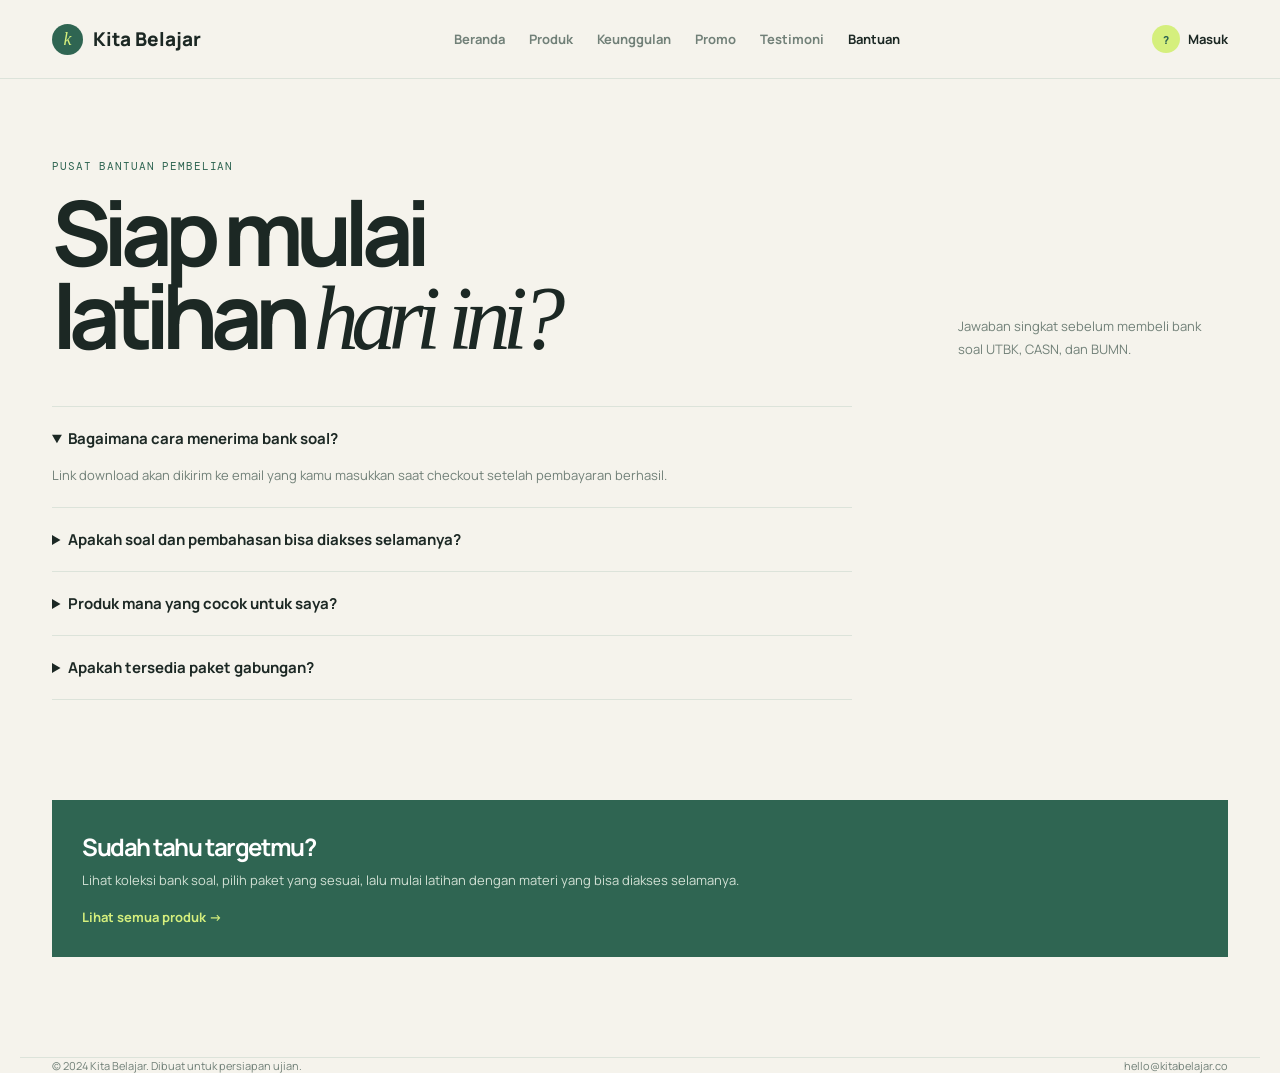
<file: bantuan.html>
<!DOCTYPE html>
<html lang="id">
<head>
    <meta charset="UTF-8"><meta name="viewport" content="width=device-width, initial-scale=1.0"><title>Bantuan | Kita Belajar</title>
    <link rel="preconnect" href="https://fonts.googleapis.com"><link rel="preconnect" href="https://fonts.gstatic.com" crossorigin><link href="https://fonts.googleapis.com/css2?family=DM+Mono:wght@400;500&family=Manrope:wght@400;500;600;700;800&display=swap" rel="stylesheet">
    <style>
        :root { --ink:#1c2824; --muted:#718078; --paper:#f5f3ec; --surface:#fffefa; --line:#dce3da; --green:#2f6552; --lime:#d5ef7d; --serif:Georgia, 'Times New Roman', serif; } * { box-sizing:border-box; } body { margin:0; background:var(--paper); color:var(--ink); font-family:Manrope,sans-serif; } a { color:inherit; text-decoration:none; } .shell { max-width:1240px; margin:auto; padding:0 32px; } .topbar { border-bottom:1px solid var(--line); } nav { min-height:78px; display:flex; align-items:center; justify-content:space-between; gap:24px; } .brand { display:flex; align-items:center; gap:10px; font-weight:800; font-size:19px; } .brand-mark { display:grid; place-items:center; width:31px; height:31px; border-radius:50%; background:var(--green); color:var(--lime); font:italic 18px var(--serif); } .nav-links { display:flex; gap:24px; color:var(--muted); font-size:13px; font-weight:700; } .nav-links a:nth-child(6) { color:var(--ink); } .nav-actions { display:flex; gap:16px; color:var(--green); font-size:13px; font-weight:700; } .hero { padding:90px 0 45px; display:flex; justify-content:space-between; gap:40px; align-items:end; } .eyebrow { color:var(--green); font:11px 'DM Mono',monospace; letter-spacing:.08em; text-transform:uppercase; } h1 { max-width:620px; margin:18px 0 0; font-size:clamp(48px,8vw,90px); line-height:.92; letter-spacing:-.085em; } h1 em { font-family:var(--serif); font-weight:400; } .hero p { max-width:270px; margin:0; color:var(--muted); font-size:13px; line-height:1.75; } .faq { max-width:800px; margin-bottom:100px; border-top:1px solid var(--line); } details { border-bottom:1px solid var(--line); padding:21px 0; } summary { cursor:pointer; font-size:15px; font-weight:700; } details p { max-width:650px; margin:15px 0 0; color:var(--muted); font-size:13px; line-height:1.75; } .contact { margin:0 0 100px; padding:30px; background:var(--green); color:white; } .contact h2 { margin:0 0 8px; font-size:24px; letter-spacing:-.06em; } .contact p { margin:0 0 16px; color:#d2e1d5; font-size:13px; } .contact a { color:var(--lime); font-size:13px; font-weight:700; } footer { border-top:1px solid var(--line); padding:24px 0 35px; display:flex; justify-content:space-between; color:var(--muted); font-size:11px; } @media (max-width:850px) { nav { flex-wrap:wrap; padding:15px 0; } .nav-links { order:3; width:100%; overflow:auto; padding-bottom:4px; } .hero { display:block; padding-top:65px; } .hero p { margin-top:28px; } } @media (max-width:520px) { .shell { padding-inline:20px; } footer { flex-direction:column; gap:8px; } }
        .nav-actions a:last-child { display:none; } .account-modal { position:fixed; inset:0; z-index:10; display:grid; place-items:center; padding:24px; background:#1c2824cc; opacity:0; pointer-events:none; transition:opacity .25s ease; } .account-modal.open { opacity:1; pointer-events:auto; } .account-panel { position:relative; width:min(460px,100%); background:#fffefa; transform:translateY(18px); transition:transform .25s ease; } .account-modal.open .account-panel { transform:translateY(0); } .account-close { position:absolute; top:17px; right:17px; width:40px; height:40px; border:1px solid var(--line); border-radius:50%; background:transparent; font-size:19px; cursor:pointer; } .account-form { padding:48px; } .account-form h2 { margin:15px 0 10px; font-size:35px; line-height:.98; letter-spacing:-.08em; } .account-copy { color:var(--muted); font-size:12px; line-height:1.7; } .account-tabs { display:grid; grid-template-columns:1fr 1fr; margin:28px 0; border-bottom:1px solid var(--line); } .account-tab { border:0; border-bottom:2px solid transparent; padding:12px 4px; background:transparent; color:var(--muted); font-size:12px; font-weight:700; cursor:pointer; } .account-tab.active { border-bottom-color:var(--green); color:var(--green); } .account-field { display:block; margin-bottom:17px; font-size:11px; font-weight:700; } .account-field input { display:block; width:100%; margin-top:8px; border:1px solid var(--line); padding:13px; font:inherit; } .account-submit { width:100%; border:0; border-radius:40px; padding:14px; background:var(--green); color:white; font-size:12px; font-weight:700; cursor:pointer; } .account-note { color:var(--muted); font-size:10px; text-align:center; } @media (max-width:520px) { .account-modal { padding:12px; } .account-form { padding:36px 24px 28px; } }
        .nav-actions a:first-child { display:flex; align-items:center; gap:8px; } .nav-actions a:first-child::before { content:'?'; display:grid; place-items:center; width:28px; height:28px; border-radius:50%; background:var(--lime); color:var(--green); font-size:11px; font-weight:800; }
        .hero { padding-top: 80px; }
    </style>
    <link rel="stylesheet" href="auth.css">
</head>
<body><header class="topbar"><div class="shell"><nav><a class="brand" href="index.html"><span class="brand-mark">k</span>Kita Belajar</a><div class="nav-links"><a href="index.html">Beranda</a><a href="produk.html">Produk</a><a href="keunggulan.html">Keunggulan</a><a href="promo.html">Promo</a><a href="testimoni.html">Testimoni</a><a href="bantuan.html">Bantuan</a></div><div class="nav-actions"><a href="index.html">Masuk</a><a href="produk.html">Keranjang</a></div></nav></div></header><main class="shell"><section class="hero"><div><div class="eyebrow">Pusat bantuan pembelian</div><h1>Siap mulai latihan <em>hari ini?</em></h1></div><p>Jawaban singkat sebelum membeli bank soal UTBK, CASN, dan BUMN.</p></section><section class="faq"><details open><summary>Bagaimana cara menerima bank soal?</summary><p>Link download akan dikirim ke email yang kamu masukkan saat checkout setelah pembayaran berhasil.</p></details><details><summary>Apakah soal dan pembahasan bisa diakses selamanya?</summary><p>Ya. Semua produk latihan Kita Belajar memberikan akses selamanya dan bisa digunakan berulang kali.</p></details><details><summary>Produk mana yang cocok untuk saya?</summary><p>Pilih paket UTBK untuk TPS, paket CASN untuk SKD, dan paket BUMN untuk TKD serta AKHLAK. Buka halaman produk untuk melihat isinya.</p></details><details><summary>Apakah tersedia paket gabungan?</summary><p>Ya, Paket Lengkap 3 Target berisi latihan untuk UTBK, CASN, dan BUMN dengan harga lebih hemat.</p></details></section><section class="contact"><h2>Sudah tahu targetmu?</h2><p>Lihat koleksi bank soal, pilih paket yang sesuai, lalu mulai latihan dengan materi yang bisa diakses selamanya.</p><a href="produk.html">Lihat semua produk →</a></section></main><footer class="shell"><span>© 2024 Kita Belajar. Dibuat untuk persiapan ujian.</span><span>hello@kitabelajar.co</span></footer></body>
<div class="account-modal" id="accountModal" role="dialog" aria-modal="true"><div class="account-panel"><button class="account-close" id="closeAccount" type="button" aria-label="Tutup login">×</button><div class="account-form"><div class="eyebrow">Your learning space</div><h2>Selamat datang kembali.</h2><p class="account-copy">Masuk untuk menyimpan produk dan melihat akses belajarmu dalam satu tempat.</p><div class="account-tabs"><button class="account-tab active" type="button">Masuk</button><button class="account-tab" type="button">Buat akun</button></div><form id="accountForm"><label class="account-field">Email<input id="accountEmail" type="email" placeholder="nama@email.com" required></label><label class="account-field">Password<input type="password" minlength="6" placeholder="Minimal 6 karakter" required></label><button class="account-submit" type="submit">Masuk ke akun</button></form><p class="account-note">Demo frontend: data akun disimpan lokal di perangkat ini.</p></div></div></div><script>const accountModal=document.querySelector('#accountModal');document.querySelector('.nav-actions a:first-child').onclick=e=>{e.preventDefault();accountModal.classList.add('open');};document.querySelector('#closeAccount').onclick=()=>accountModal.classList.remove('open');accountModal.onclick=e=>{if(e.target===accountModal)accountModal.classList.remove('open');};document.querySelector('#accountForm').onsubmit=e=>{e.preventDefault();localStorage.setItem('kitaBelajarAccount',JSON.stringify({name:document.querySelector('#accountEmail').value.split('@')[0],email:document.querySelector('#accountEmail').value}));accountModal.classList.remove('open');};</script></body>
<script src="auth.js"></script><script src="library.js"></script>
</html>
</file>
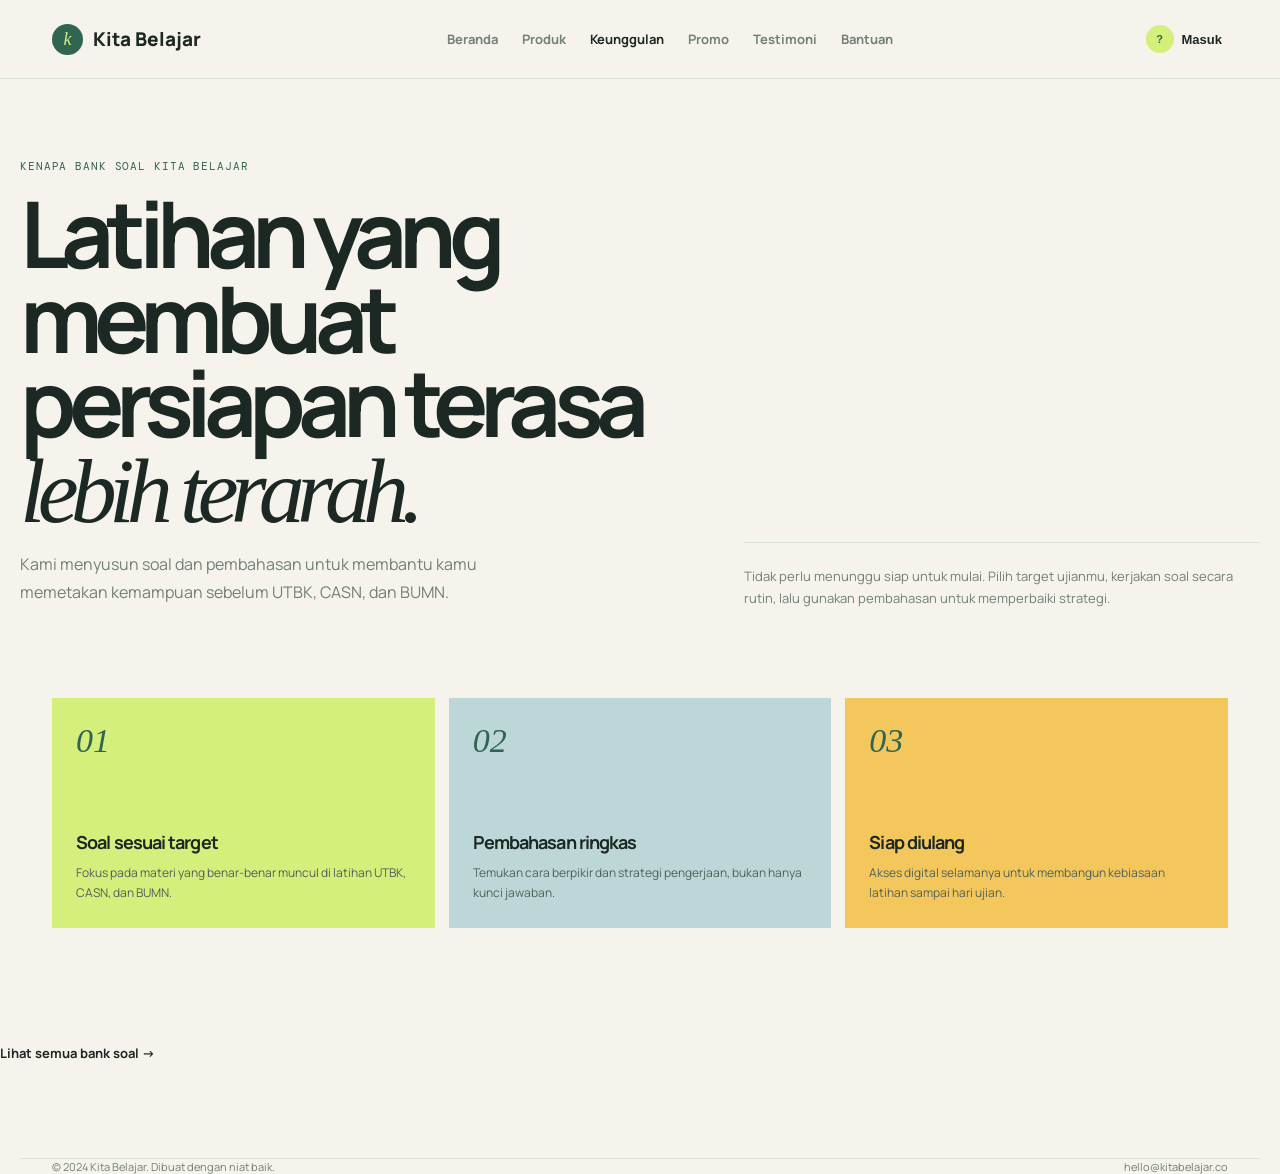
<file: keunggulan.html>
<!DOCTYPE html>
<html lang="id">
<head>
    <meta charset="UTF-8">
    <meta name="viewport" content="width=device-width, initial-scale=1.0">
    <title>Keunggulan | Kita Belajar</title>
    <link rel="preconnect" href="https://fonts.googleapis.com">
    <link rel="preconnect" href="https://fonts.gstatic.com" crossorigin>
    <link href="https://fonts.googleapis.com/css2?family=DM+Mono:wght@400;500&family=Manrope:wght@400;500;600;700;800&display=swap" rel="stylesheet">
    <style>
        :root { --ink:#1c2824; --muted:#718078; --paper:#f5f3ec; --surface:#fffefa; --line:#dce3da; --green:#2f6552; --lime:#d5ef7d; --orange:#e77745; --serif:Georgia, 'Times New Roman', serif; }
        * { box-sizing:border-box; } body { margin:0; background:var(--paper); color:var(--ink); font-family:Manrope,sans-serif; } a { color:inherit; text-decoration:none; } .shell { max-width:1240px; margin:auto; padding:0 32px; }
        .topbar { border-bottom:1px solid var(--line); } nav { min-height:78px; display:flex; align-items:center; justify-content:space-between; gap:24px; } .brand { display:flex; align-items:center; gap:10px; font-weight:800; font-size:19px; } .brand-mark { display:grid; place-items:center; width:31px; height:31px; border-radius:50%; background:var(--green); color:var(--lime); font:italic 18px var(--serif); } .nav-links { display:flex; gap:24px; color:var(--muted); font-size:13px; font-weight:700; } .nav-links a:nth-child(3) { color:var(--ink); } .nav-actions { display:flex; align-items:center; gap:18px; font-size:13px; font-weight:700; } .nav-actions a:first-child { display:flex; align-items:center; gap:8px; color:var(--ink); font-family:'Manrope',sans-serif; font-size:13px; font-weight:700; } .nav-actions a:first-child::before { content:'?'; display:grid; place-items:center; width:28px; height:28px; border-radius:50%; background:var(--lime); color:var(--green); font-size:11px; font-weight:800; font-family:'Manrope',sans-serif; } .account { color:var(--green); }
        .hero { padding:80px 0 75px; display:grid; grid-template-columns:1fr .8fr; gap:80px; align-items:end; } .eyebrow { color:var(--green); font:11px 'DM Mono',monospace; letter-spacing:.08em; text-transform:uppercase; } h1 { max-width:700px; margin:18px 0 0; font-size:clamp(48px,8vw,92px); line-height:.92; letter-spacing:-.085em; } h1 em { font-family:var(--serif); font-weight:400; } .lead { max-width:510px; color:var(--muted); font-size:16px; line-height:1.8; } .intro { border-top:1px solid var(--line); padding-top:22px; color:var(--muted); font-size:13px; line-height:1.75; }
        .features { display:grid; grid-template-columns:repeat(3,1fr); gap:14px; padding-bottom:100px; } .feature { min-height:230px; padding:24px; background:var(--lime); } .feature:nth-child(2) { background:#bdd7d8; } .feature:nth-child(3) { background:#f3c75c; } .feature strong { display:block; margin-bottom:70px; color:var(--green); font:italic 34px var(--serif); } .feature h2 { margin:0 0 9px; font-size:18px; letter-spacing:-.05em; } .feature p { margin:0; color:#506158; font-size:12px; line-height:1.65; }
        footer { border-top:1px solid var(--line); padding:24px 0 35px; display:flex; justify-content:space-between; color:var(--muted); font-size:11px; }
        .account-button { display:flex; align-items:center; gap:8px; border:0; background:transparent; color:var(--ink); font-size:13px; font-weight:700; cursor:pointer; }
        .account-avatar { display:grid; place-items:center; width:28px; height:28px; border-radius:50%; background:var(--lime); color:var(--green); font-size:11px; font-weight:800; }
        .account-modal { position:fixed; inset:0; z-index:10; display:grid; place-items:center; padding:24px; background:#1c2824cc; opacity:0; pointer-events:none; transition:opacity .25s ease; }
        .account-modal.open { opacity:1; pointer-events:auto; }
        .account-panel { position:relative; width:min(460px,100%); background:var(--surface); transform:translateY(18px); transition:transform .25s ease; }
        .account-modal.open .account-panel { transform:translateY(0); }
        .account-close { position:absolute; top:17px; right:17px; width:40px; height:40px; border:1px solid var(--line); border-radius:50%; background:transparent; color:var(--ink); font-size:19px; cursor:pointer; }
        .account-form { padding:48px; } .account-form h2 { margin:15px 0 10px; font-size:35px; line-height:.98; letter-spacing:-.08em; } .account-copy { margin:0 0 28px; color:var(--muted); font-size:12px; line-height:1.7; }
        .account-tabs { display:grid; grid-template-columns:1fr 1fr; gap:4px; margin-bottom:28px; border-bottom:1px solid var(--line); } .account-tab { border:0; border-bottom:2px solid transparent; padding:12px 4px; background:transparent; color:var(--muted); font-size:12px; font-weight:700; cursor:pointer; } .account-tab.active { border-bottom-color:var(--green); color:var(--green); }
        .account-field { display:block; margin-bottom:17px; color:var(--ink); font-size:11px; font-weight:700; } .account-field input { display:block; width:100%; margin-top:8px; border:1px solid var(--line); padding:13px; outline:0; background:transparent; color:var(--ink); font:inherit; font-size:13px; } .account-field input:focus { border-color:var(--green); }
        .account-submit { width:100%; border:0; border-radius:40px; padding:14px; background:var(--green); color:white; font-size:12px; font-weight:700; cursor:pointer; } .account-error { min-height:16px; margin:0 0 8px; color:#b4492c; font-size:11px; } .account-note { margin:18px 0 0; color:var(--muted); font-size:10px; line-height:1.6; text-align:center; }
        @media (max-width:520px) { .account-modal { padding:12px; } .account-form { padding:36px 24px 28px; } }
        @media (max-width:850px) { nav { flex-wrap:wrap; padding:15px 0; } .nav-links { order:3; width:100%; overflow:auto; padding-bottom:4px; } .hero { grid-template-columns:1fr; gap:30px; padding:65px 0; } .features { grid-template-columns:1fr; } }
        @media (max-width:520px) { .shell { padding-inline:20px; } .nav-actions { font-size:12px; } footer { flex-direction:column; gap:8px; } }
    </style>
    <link rel="stylesheet" href="auth.css">
</head>
<body>
<header class="topbar"><div class="shell"><nav><a class="brand" href="index.html"><span class="brand-mark">k</span>Kita Belajar</a><div class="nav-links"><a href="index.html">Beranda</a><a href="produk.html">Produk</a><a href="keunggulan.html">Keunggulan</a><a href="promo.html">Promo</a><a href="testimoni.html">Testimoni</a><a href="bantuan.html">Bantuan</a></div><div class="nav-actions"><button class="account-button" id="accountButton" type="button"><span class="account-avatar" id="accountAvatar">?</span><span id="accountLabel">Masuk</span></button></div></nav></div></header>
<main><section class="shell hero"><div><div class="eyebrow">Kenapa bank soal Kita Belajar</div><h1>Latihan yang membuat persiapan terasa <em>lebih terarah.</em></h1><p class="lead">Kami menyusun soal dan pembahasan untuk membantu kamu memetakan kemampuan sebelum UTBK, CASN, dan BUMN.</p></div><p class="intro">Tidak perlu menunggu siap untuk mulai. Pilih target ujianmu, kerjakan soal secara rutin, lalu gunakan pembahasan untuk memperbaiki strategi.</p></section><section class="shell features"><article class="feature"><strong>01</strong><h2>Soal sesuai target</h2><p>Fokus pada materi yang benar-benar muncul di latihan UTBK, CASN, dan BUMN.</p></article><article class="feature"><strong>02</strong><h2>Pembahasan ringkas</h2><p>Temukan cara berpikir dan strategi pengerjaan, bukan hanya kunci jawaban.</p></article><article class="feature"><strong>03</strong><h2>Siap diulang</h2><p>Akses digital selamanya untuk membangun kebiasaan latihan sampai hari ujian.</p></article></section><p style="text-align:center;padding-bottom:80px"><a class="account-button" href="produk.html">Lihat semua bank soal →</a></p></main>
<footer class="shell"><span>© 2024 Kita Belajar. Dibuat dengan niat baik.</span><span>hello@kitabelajar.co</span></footer>
<div class="account-modal" id="accountModal" role="dialog" aria-modal="true" aria-labelledby="accountTitle"><div class="account-panel"><button class="account-close" id="closeAccount" type="button" aria-label="Tutup login">×</button><div class="account-form"><div class="eyebrow">Your learning space</div><h2 id="accountTitle">Selamat datang kembali.</h2><p class="account-copy">Masuk untuk menyimpan produk dan melihat akses belajarmu dalam satu tempat.</p><div class="account-tabs"><button class="account-tab active" type="button" data-mode="login">Masuk</button><button class="account-tab" type="button" data-mode="signup">Buat akun</button></div><form id="accountForm"><label class="account-field" id="nameField" hidden>Nama lengkap<input id="accountName" type="text" placeholder="Nama kamu"></label><label class="account-field">Email<input id="accountEmail" type="email" placeholder="nama@email.com" required></label><label class="account-field">Password<input id="accountPassword" type="password" minlength="6" placeholder="Minimal 6 karakter" required></label><p class="account-error" id="accountError"></p><button class="account-submit" id="accountSubmit" type="submit">Masuk ke akun</button></form><p class="account-note">Demo frontend: data akun disimpan lokal di perangkat ini.</p></div></div></div>
<script>const accountModal=document.querySelector('#accountModal'),accountForm=document.querySelector('#accountForm'),accountLabel=document.querySelector('#accountLabel'),accountAvatar=document.querySelector('#accountAvatar'),nameField=document.querySelector('#nameField'),accountTitle=document.querySelector('#accountTitle'),accountCopy=document.querySelector('.account-copy'),accountSubmit=document.querySelector('#accountSubmit'),accountError=document.querySelector('#accountError');let authMode='login';function savedAccount(){try{return JSON.parse(localStorage.getItem('kitaBelajarAccount'));}catch(error){return null;}}function updateAccount(){const account=savedAccount();accountLabel.textContent=account?account.name.split(' ')[0]:'Masuk';accountAvatar.textContent=account?account.name.trim().charAt(0).toUpperCase():'?';}function setMode(mode){authMode=mode;document.querySelectorAll('.account-tab').forEach(tab=>tab.classList.toggle('active',tab.dataset.mode===mode));const signup=mode==='signup';nameField.hidden=!signup;accountTitle.textContent=signup?'Mulai ruang belajarmu.':'Selamat datang kembali.';accountCopy.textContent=signup?'Buat akun gratis untuk menyimpan produk dan melihat akses belajarmu.':'Masuk untuk menyimpan produk dan melihat akses belajarmu dalam satu tempat.';accountSubmit.textContent=signup?'Buat akun':'Masuk ke akun';accountError.textContent='';}document.querySelector('#accountButton').addEventListener('click',()=>{accountModal.classList.add('open');accountError.textContent='';});document.querySelector('#closeAccount').addEventListener('click',()=>accountModal.classList.remove('open'));accountModal.addEventListener('click',event=>{if(event.target===accountModal)accountModal.classList.remove('open');});document.querySelectorAll('.account-tab').forEach(tab=>tab.addEventListener('click',()=>setMode(tab.dataset.mode)));accountForm.addEventListener('submit',event=>{event.preventDefault();const email=document.querySelector('#accountEmail').value.trim().toLowerCase(),name=document.querySelector('#accountName').value.trim();if(authMode==='signup'&&!name){accountError.textContent='Nama lengkap perlu diisi.';return;}const account=savedAccount();if(authMode==='login'&&(!account||account.email!==email)){accountError.textContent='Akun belum ditemukan. Pilih "Buat akun" terlebih dahulu.';return;}localStorage.setItem('kitaBelajarAccount',JSON.stringify({name:authMode==='signup'?name:(account.name||email.split('@')[0]),email}));updateAccount();accountModal.classList.remove('open');});updateAccount();</script>
</body>
<script src="auth.js"></script><script src="library.js"></script>
</html>
</file>
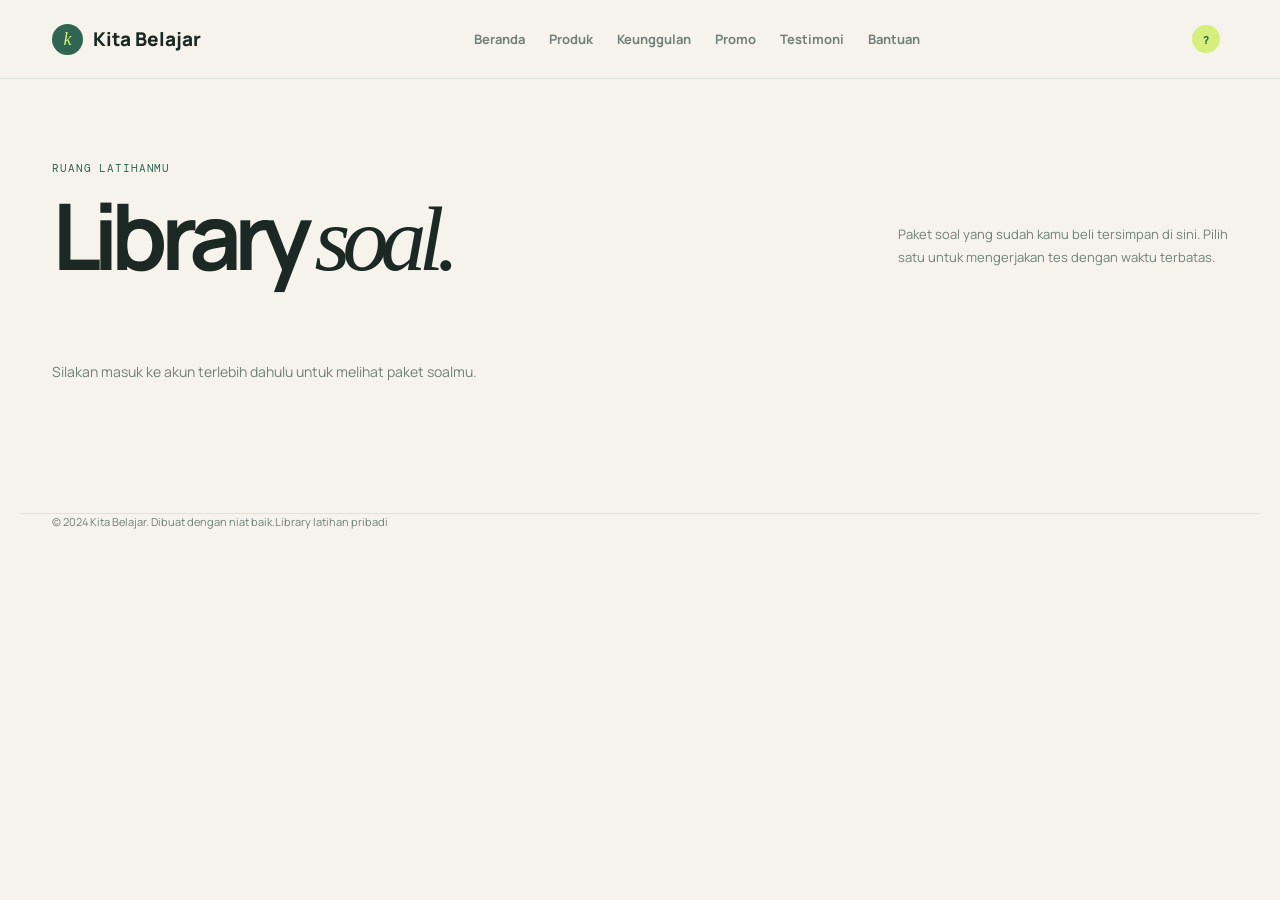
<file: library.html>
<!DOCTYPE html>
<html lang="id">
<head>
    <meta charset="UTF-8">
    <meta name="viewport" content="width=device-width, initial-scale=1.0">
    <title>Library | Kita Belajar</title>
    <link rel="preconnect" href="https://fonts.googleapis.com">
    <link rel="preconnect" href="https://fonts.gstatic.com" crossorigin>
    <link href="https://fonts.googleapis.com/css2?family=DM+Mono:wght@400;500&family=Manrope:wght@400;500;600;700;800&display=swap" rel="stylesheet">
    <style>
        :root { --ink:#1c2824; --muted:#718078; --paper:#f5f3ec; --surface:#fffefa; --line:#dce3da; --green:#2f6552; --lime:#d5ef7d; --orange:#e77745; --serif:Georgia, 'Times New Roman', serif; }
        * { box-sizing:border-box; } body { margin:0; background:var(--paper); color:var(--ink); font-family:Manrope,sans-serif; } a { color:inherit; text-decoration:none; }
        .shell { max-width:1240px; margin:auto; padding:0 32px; } .topbar { border-bottom:1px solid var(--line); } nav { min-height:78px; display:flex; align-items:center; justify-content:space-between; gap:24px; } .brand { display:flex; align-items:center; gap:10px; font-weight:800; font-size:19px; } .brand-mark { display:grid; place-items:center; width:31px; height:31px; border-radius:50%; background:var(--green); color:var(--lime); font:italic 18px var(--serif); } .nav-links { display:flex; gap:24px; color:var(--muted); font-size:13px; font-weight:700; } .nav-links a:last-child { color:var(--ink); } .nav-actions { display:flex; align-items:center; gap:18px; font-size:13px; font-weight:700; } .account-button { display:flex; align-items:center; gap:8px; border:0; padding:0; background:transparent; color:var(--ink); font:700 13px Manrope,sans-serif; } .account-avatar { display:grid; place-items:center; width:28px; height:28px; border-radius:50%; background:var(--lime); color:var(--green); font-size:11px; font-weight:800; }
        .library-hero { padding:82px 0 48px; display:flex; align-items:end; justify-content:space-between; gap:30px; } .eyebrow { color:var(--green); font:11px 'DM Mono',monospace; letter-spacing:.08em; text-transform:uppercase; } h1 { max-width:700px; margin:18px 0 0; font-size:clamp(48px,8vw,92px); line-height:.92; letter-spacing:-.085em; } h1 em { font-family:var(--serif); font-weight:400; } .library-intro { max-width:330px; color:var(--muted); font-size:13px; line-height:1.75; }
        .library-section { padding-bottom:100px; } .library-grid { display:grid; gap:12px; } .library-card { position:relative; display:flex; align-items:center; justify-content:space-between; gap:24px; border-block:1px solid var(--line); padding:25px 0; transition:padding .25s ease, border-color .25s ease, transform .25s ease; animation:libraryReveal .5s ease both; } .library-card:nth-child(2) { animation-delay:.08s; } .library-card:nth-child(3) { animation-delay:.16s; } .library-card:hover, .library-card:focus-within { border-color:var(--green); padding-inline:14px; transform:translateX(5px); } .library-type { color:var(--green); font:10px 'DM Mono',monospace; text-transform:uppercase; } .library-card h2 { margin:9px 0 7px; font-size:23px; letter-spacing:-.06em; transition:color .25s ease; } .library-card:hover h2, .library-card:focus-within h2 { color:var(--green); } .library-card p { margin:0; color:var(--muted); font-size:12px; line-height:1.6; } .library-start { display:inline-block; border:0; padding:13px 20px; background:var(--green); color:white; font-size:12px; font-weight:700; cursor:pointer; white-space:nowrap; transition:background .2s ease, transform .2s ease; } .library-start::after { content:' ->'; color:var(--lime); } .library-start:hover, .library-start:focus-visible { background:var(--orange); transform:translateY(-2px); } .library-empty, .library-locked { padding:30px 0; color:var(--muted); font-size:14px; line-height:1.7; } footer { border-top:1px solid var(--line); padding:24px 0 35px; color:var(--muted); font-size:11px; } @keyframes libraryReveal { from { opacity:0; transform:translateY(10px); } to { opacity:1; transform:translateY(0); } }
        @media (max-width:850px) { nav { flex-wrap:wrap; padding:15px 0; } .nav-links { order:3; width:100%; overflow:auto; padding-bottom:4px; } .library-hero { align-items:start; flex-direction:column; padding-top:58px; } }
        @media (max-width:520px) { .shell { padding-inline:20px; } nav { padding:12px 0; } .library-card { align-items:start; flex-direction:column; gap:18px; } .library-start { width:100%; } }
    </style>
</head>
<body class="library-page">
    <header class="topbar"><div class="shell"><nav><a class="brand" href="index.html"><span class="brand-mark">k</span>Kita Belajar</a><div class="nav-links"><a href="index.html">Beranda</a><a href="produk.html">Produk</a><a href="keunggulan.html">Keunggulan</a><a href="promo.html">Promo</a><a href="testimoni.html">Testimoni</a><a href="bantuan.html">Bantuan</a></div><div class="nav-actions"><button class="account-button" id="libraryAccountButton" type="button" aria-label="Akun aktif"><span class="account-avatar" id="libraryAccountAvatar">?</span><span id="libraryAccountName"></span></button></div></nav></div></header>
    <main class="shell"><section class="library-hero"><div><div class="eyebrow">Ruang latihanmu</div><h1>Library <em>soal.</em></h1></div><p class="library-intro">Paket soal yang sudah kamu beli tersimpan di sini. Pilih satu untuk mengerjakan tes dengan waktu terbatas.</p></section><section class="library-section"><div id="libraryLocked" class="library-locked" hidden>Silakan masuk ke akun terlebih dahulu untuk melihat paket soalmu.</div><div id="libraryContent"><div id="libraryProducts" class="library-grid"></div></div></section></main>
    <footer class="shell"><span>© 2024 Kita Belajar. Dibuat dengan niat baik.</span><span>Library latihan pribadi</span></footer>
    <script src="library.js"></script>
</body>
</html>
</file>
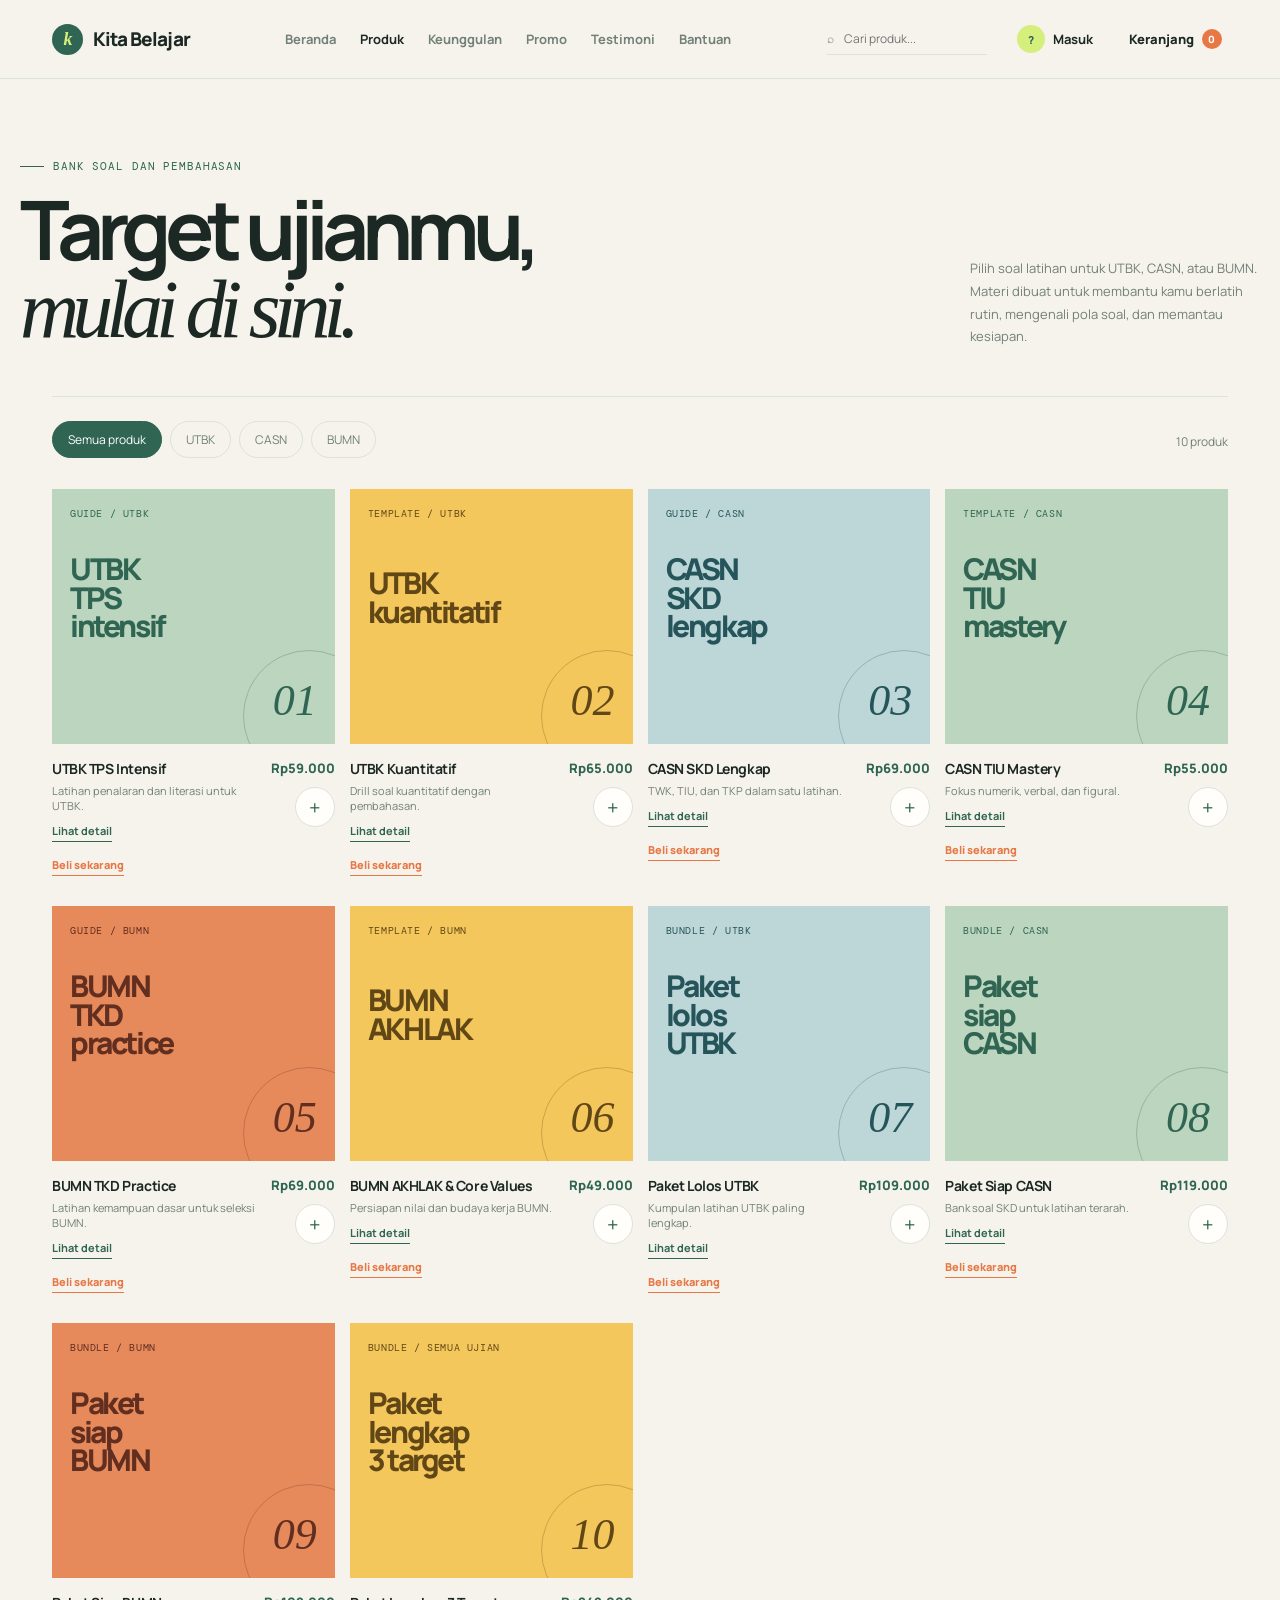
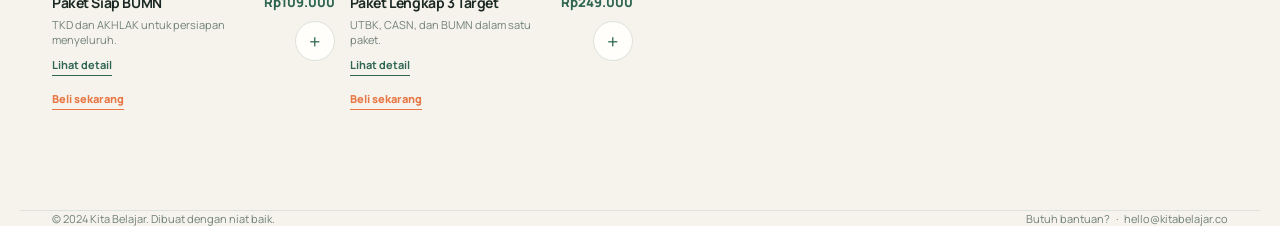
<file: produk.html>
<!DOCTYPE html>
<html lang="id">
<head>
    <meta charset="UTF-8">
    <meta name="viewport" content="width=device-width, initial-scale=1.0">
    <title>Produk | Kita Belajar</title>
    <link rel="preconnect" href="https://fonts.googleapis.com">
    <link rel="preconnect" href="https://fonts.gstatic.com" crossorigin>
    <link href="https://fonts.googleapis.com/css2?family=DM+Mono:wght@400;500&family=Manrope:wght@400;500;600;700;800&display=swap" rel="stylesheet">
    <link rel="stylesheet" href="tes.css">
    <style>
        :root { --ink: #1c2824; --muted: #718078; --paper: #f5f3ec; --surface: #fffefa; --line: #dce3da; --green: #2f6552; --lime: #d5ef7d; --orange: #e77745; --yellow: #f3c75c; --serif: Georgia, 'Times New Roman', serif; }
        * { box-sizing: border-box; }
        html { scroll-behavior: smooth; }
        body { margin: 0; overflow-x: hidden; background: var(--paper); color: var(--ink); font-family: 'Manrope', sans-serif; }
        button, input { font: inherit; }
        button { cursor: pointer; }
        a { color: inherit; text-decoration: none; }
        .shell { max-width: 1240px; margin: 0 auto; padding: 0 32px; }
        .topbar { border-bottom: 1px solid var(--line); }
        nav { height: 78px; display: flex; align-items: center; justify-content: space-between; gap: 28px; }
        .brand { display: flex; align-items: center; gap: 10px; font-size: 19px; font-weight: 800; letter-spacing: -.05em; }
        .brand-mark { display: grid; place-items: center; width: 31px; height: 31px; border-radius: 50%; background: var(--green); color: var(--lime); font-family: var(--serif); font-size: 18px; font-style: italic; }
        .nav-links, .nav-actions { display: flex; align-items: center; gap: 24px; }
        .nav-links { color: var(--muted); font-size: 13px; font-weight: 700; }
        .nav-links a:nth-child(2) { color: var(--ink); }
        .search { display: flex; align-items: center; gap: 8px; border-bottom: 1px solid var(--line); padding: 6px 0; color: var(--muted); font-size: 12px; }
        .search input { width: 145px; border: 0; outline: 0; background: transparent; color: var(--ink); font-size: 12px; }
        .cart { display: flex; align-items: center; gap: 8px; border: 0; background: transparent; color: var(--ink); font-size: 13px; font-weight: 800; }
        .cart-count { display: grid; place-items: center; width: 20px; height: 20px; border-radius: 50%; background: var(--orange); color: white; font-size: 10px; }
        .eyebrow { display: flex; align-items: center; gap: 9px; color: var(--green); font-family: 'DM Mono', monospace; font-size: 11px; letter-spacing: .08em; text-transform: uppercase; }
        .eyebrow::before { content: ''; width: 24px; height: 1px; background: var(--green); }
        .catalog-head { display: flex; align-items: end; justify-content: space-between; gap: 30px; padding: 80px 0 48px; }
        h1 { max-width: 650px; margin: 18px 0 0; font-size: clamp(48px, 7vw, 82px); line-height: .94; letter-spacing: -.085em; }
        h1 em { font-family: var(--serif); font-weight: 400; }
        .catalog-intro { max-width: 290px; margin: 0; color: var(--muted); font-size: 13px; line-height: 1.75; }
        .toolbar { display: flex; align-items: center; justify-content: space-between; gap: 20px; border-top: 1px solid var(--line); padding: 24px 0 28px; }
        .filters { display: flex; gap: 8px; overflow-x: auto; padding-bottom: 3px; }
        .filter { white-space: nowrap; border: 1px solid var(--line); border-radius: 24px; padding: 9px 15px; background: transparent; color: var(--muted); font-size: 12px; }
        .filter.active, .filter:hover { border-color: var(--green); background: var(--green); color: white; }
        .result-count { color: var(--muted); font-size: 12px; white-space: nowrap; }
        .products { display: grid; grid-template-columns: repeat(4, 1fr); gap: 30px 15px; padding-bottom: 100px; }
        .product.hidden { display: none; }
        .product-visual { height: 255px; display: flex; flex-direction: column; justify-content: space-between; padding: 18px; overflow: hidden; position: relative; }
        .product-visual::after { content: ''; position: absolute; width: 130px; height: 130px; right: -40px; bottom: -38px; border: 1px solid currentColor; border-radius: 50%; opacity: .28; }
        .visual-green { background: #bbd5be; color: var(--green); } .visual-yellow { background: var(--yellow); color: #624716; } .visual-blue { background: #bdd7d8; color: #25555a; } .visual-orange { background: #e78a5b; color: #612e20; }
        .product-type { font-family: 'DM Mono', monospace; font-size: 10px; letter-spacing: .06em; text-transform: uppercase; }
        .product-title-art { max-width: 170px; font-size: 30px; line-height: .94; letter-spacing: -.08em; font-weight: 800; }
        .product-number { align-self: flex-end; font-family: var(--serif); font-size: 44px; font-style: italic; }
        .product-info { display: flex; justify-content: space-between; gap: 10px; padding-top: 15px; }
        .product-info h2 { margin: 0 0 5px; font-size: 14px; letter-spacing: -.03em; }
        .product-info p { margin: 0; color: var(--muted); font-size: 11px; }
        .detail-link, .buy-link { display: block; width: max-content; border: 0; padding: 0 0 3px; background: transparent; font-size: 11px; }
        .detail-link { margin-top: 10px; border-bottom: 1px solid var(--green); color: var(--green); font-weight: 700; }
        .buy-link { margin-top: 15px; border-bottom: 1px solid var(--orange); color: var(--orange); font-weight: 800; }
        .price { color: var(--green); font-size: 13px; font-weight: 800; white-space: nowrap; }
        .add-wrap { position: relative; display: flex; justify-content: flex-end; }
        .add { display: grid; place-items: center; width: 40px; height: 40px; margin-top: 10px; border: 1px solid var(--line); border-radius: 50%; background: var(--surface); color: var(--green); font-size: 20px; transition: .2s; }
        .add:hover { transform: rotate(90deg); background: var(--green); color: white; }
        .add-tooltip { position: absolute; right: 48px; top: 18px; width: max-content; padding: 7px 10px; border-radius: 4px; background: var(--ink); color: white; font-size: 10px; opacity: 0; pointer-events: none; transform: translateX(5px); transition: opacity .2s, transform .2s; white-space: nowrap; }
        .add-wrap:hover .add-tooltip, .add:focus-visible + .add-tooltip { opacity: 1; transform: translateX(0); }
        footer { display: flex; justify-content: space-between; border-top: 1px solid var(--line); padding: 24px 0 35px; color: var(--muted); font-size: 11px; }
        .cart-modal { position: fixed; inset: 0; z-index: 5; display: flex; justify-content: flex-end; background: #1c282466; opacity: 0; pointer-events: none; transition: opacity .25s; }
        .cart-modal.open { opacity: 1; pointer-events: auto; }
        .cart-panel { width: min(430px, 100%); height: 100%; overflow: auto; padding: 34px; background: var(--surface); transform: translateX(100%); transition: transform .25s; }
        .cart-modal.open .cart-panel { transform: translateX(0); }
        .cart-head { display: flex; align-items: center; justify-content: space-between; margin-bottom: 26px; }
        .cart-head h2 { margin: 0; font-size: 30px; letter-spacing: -.08em; }
        .close { width: 44px; height: 44px; border: 1px solid var(--line); border-radius: 50%; background: transparent; font-size: 20px; }
        .cart-item { border-top: 1px solid var(--line); padding: 18px 0; }
        .cart-item-top, .cart-item-bottom { display: flex; align-items: center; justify-content: space-between; gap: 12px; }
        .cart-item h3 { margin: 0 0 5px; font-size: 14px; } .cart-item p { margin: 0; color: var(--muted); font-size: 11px; }
        .cart-item-bottom { margin-top: 15px; } .quantity { display: flex; align-items: center; border: 1px solid var(--line); } .quantity button { width: 30px; height: 30px; border: 0; background: transparent; color: var(--green); } .quantity span { min-width: 25px; text-align: center; font-size: 12px; }
        .remove { border: 0; background: transparent; color: var(--muted); font-size: 11px; text-decoration: underline; }
        .cart-total { display: flex; justify-content: space-between; border-top: 1px solid var(--ink); margin-top: 18px; padding-top: 18px; font-size: 14px; font-weight: 800; }
        .cart-checkout { width: 100%; margin-top: 18px; border: 0; border-radius: 30px; padding: 14px; background: var(--orange); color: white; font-size: 12px; font-weight: 800; }
        .cart-checkout:disabled { cursor: not-allowed; opacity: .4; }
        .empty { padding: 35px 0; color: var(--muted); font-size: 13px; line-height: 1.7; }
        body.modal-open { overflow: hidden; }
        .modal { position: fixed; inset: 0; z-index: 10; display: grid; place-items: center; padding: 20px; background: #1c2824cc; opacity: 0; pointer-events: none; transition: opacity .25s; }
        .modal.open { opacity: 1; pointer-events: auto; }
        .modal-panel { position: relative; width: min(460px, 100%); max-height: 94vh; overflow: auto; padding: 44px 48px; background: var(--surface); transform: translateY(18px); transition: transform .25s; }
        .modal.open .modal-panel { transform: translateY(0); }
        .modal-panel h2 { margin: 15px 0 10px; font-size: 35px; line-height: .98; letter-spacing: -.08em; }
        .modal-copy { margin: 0 0 28px; color: var(--muted); font-size: 12px; line-height: 1.7; }
        .modal-close { position: absolute; top: 17px; right: 17px; width: 40px; height: 40px; border: 1px solid var(--line); border-radius: 50%; background: transparent; font-size: 19px; }
        .modal-field { display: block; margin-bottom: 17px; color: var(--ink); font-size: 11px; font-weight: 700; }
        .modal-field input { display: block; width: 100%; margin-top: 8px; border: 1px solid var(--line); padding: 13px; outline: 0; background: transparent; color: var(--ink); font-size: 13px; }
        .modal-field input:focus { border-color: var(--green); box-shadow: 0 0 0 2px #2f655220; }
        .modal-field select { display: block; width: 100%; margin-top: 8px; border: 1px solid var(--line); padding: 13px; background: transparent; color: var(--ink); font-size: 13px; }
        .modal-submit { width: 100%; margin-top: 6px; border: 0; border-radius: 40px; padding: 14px; background: var(--green); color: white; font-size: 13px; font-weight: 700; }
        .modal-error { min-height: 16px; margin: 0 0 8px; color: #b4492c; font-size: 11px; }
        .checkout-summary { border-block: 1px solid var(--line); margin: 25px 0; padding: 18px 0; color: var(--muted); font-size: 12px; line-height: 1.7; }
        .checkout-summary strong { display: block; color: var(--ink); font-size: 20px; }
        .account-button { display: flex; align-items: center; gap: 8px; border: 0; background: transparent; color: var(--ink); font-size: 13px; font-weight: 700; }
        .account-avatar { display: grid; place-items: center; width: 28px; height: 28px; border-radius: 50%; background: var(--lime); color: var(--green); font-size: 11px; font-weight: 800; }
        .account-modal { z-index: 20; }
        .account-panel { position: relative; width: min(460px, 100%); max-height: 94vh; overflow: auto; background: var(--surface); transform: translateY(18px); transition: transform .25s; }
        .account-modal.open .account-panel { transform: translateY(0); }
        .account-form { padding: 48px; }
        .account-form h2 { margin: 15px 0 10px; font-size: 35px; line-height: .98; letter-spacing: -.08em; }
        .account-copy { margin: 0 0 28px; color: var(--muted); font-size: 12px; line-height: 1.7; }
        .account-tabs { display: grid; grid-template-columns: 1fr 1fr; gap: 4px; margin-bottom: 28px; border-bottom: 1px solid var(--line); }
        .account-tab { border: 0; border-bottom: 2px solid transparent; padding: 12px 4px; background: transparent; color: var(--muted); font-size: 12px; font-weight: 700; }
        .account-tab.active { border-bottom-color: var(--green); color: var(--green); }
        .account-field { display: block; margin-bottom: 17px; color: var(--ink); font-size: 11px; font-weight: 700; }
        .account-field input { display: block; width: 100%; margin-top: 8px; border: 1px solid var(--line); padding: 13px; outline: 0; background: transparent; color: var(--ink); font-size: 13px; }
        .account-field input:focus { border-color: var(--green); box-shadow: 0 0 0 2px #2f655220; }
        .account-submit { width: 100%; margin-top: 6px; border: 0; border-radius: 40px; padding: 14px; background: var(--green); color: white; font-size: 13px; font-weight: 700; }
        .forgot-password { display: block; margin: -5px 0 16px; border: 0; padding: 0; background: transparent; color: var(--green); font-size: 11px; text-decoration: underline; }
        .forgot-password[hidden] { display: none; }
        .account-success { min-height: 16px; margin: 0 0 8px; color: var(--green); font-size: 11px; }
        .forgot-panel { position: fixed; inset: 0; z-index: 40; display: grid; place-items: center; padding: 24px; background: #1c2824cc; opacity: 0; pointer-events: none; transition: opacity .25s; }
        .forgot-panel.open { opacity: 1; pointer-events: auto; }
        .forgot-card { position: relative; width: min(430px, 100%); padding: 44px 48px; background: var(--surface); transform: translateY(18px); transition: transform .25s; }
        .forgot-panel.open .forgot-card { transform: translateY(0); }
        .forgot-card h2 { margin: 15px 0 10px; font-size: 32px; line-height: .98; letter-spacing: -.08em; }
        .forgot-copy { margin: 0 0 25px; color: var(--muted); font-size: 12px; line-height: 1.7; }
        .forgot-close { position: absolute; top: 17px; right: 17px; width: 40px; height: 40px; border: 1px solid var(--line); border-radius: 50%; background: transparent; color: var(--ink); font-size: 19px; }
        .forgot-field { display: block; margin-bottom: 17px; color: var(--ink); font-size: 11px; font-weight: 700; }
        .forgot-field input { display: block; width: 100%; margin-top: 8px; border: 1px solid var(--line); padding: 13px; outline: 0; background: transparent; color: var(--ink); font-size: 13px; }
        .forgot-field input:focus { border-color: var(--green); box-shadow: 0 0 0 2px #2f655220; }
        .forgot-submit { width: 100%; margin-top: 6px; }
        .forgot-status { min-height: 16px; margin: 0 0 8px; font-size: 11px; }
        .forgot-status.error { color: #b4492c; }
        .forgot-status.success { color: var(--green); }
        .detail-product { z-index: 15; }
        .detail-panel { position: relative; display: grid; grid-template-columns: .85fr 1.15fr; width: min(900px, 100%); max-height: min(680px, 92vh); overflow: auto; background: var(--surface); transform: translateY(18px); transition: transform .25s; }
        .detail-product.open .detail-panel { transform: translateY(0); }
        .detail-art { min-height: 510px; display: flex; flex-direction: column; justify-content: space-between; padding: 28px; }
        .detail-art .product-title-art { max-width: 240px; font-size: clamp(36px, 5vw, 58px); }
        .detail-art .product-number { font-size: 70px; }
        .detail-content { padding: 48px 48px 42px; }
        .detail-content h2 { max-width: 430px; margin: 14px 0 16px; font-size: clamp(32px, 4vw, 52px); line-height: .98; letter-spacing: -.08em; }
        .detail-description { max-width: 430px; color: var(--muted); font-size: 14px; line-height: 1.8; }
        .detail-meta { display: grid; grid-template-columns: 1fr 1fr; gap: 14px; margin: 30px 0; border-block: 1px solid var(--line); padding: 18px 0; }
        .detail-meta span { display: block; color: var(--muted); font-family: 'DM Mono', monospace; font-size: 10px; text-transform: uppercase; }
        .detail-meta strong { display: block; margin-top: 7px; font-size: 13px; }
        .detail-content ul { margin: 0 0 30px; padding: 0; list-style: none; color: #506158; font-size: 13px; line-height: 2; }
        .detail-content li::before { content: '✦'; margin-right: 10px; color: var(--orange); }
        .preview-heading { margin: 30px 0 12px; color: var(--green); font-family: 'DM Mono', monospace; font-size: 10px; letter-spacing: .06em; text-transform: uppercase; }
        .page-previews { display: grid; grid-template-columns: repeat(3, 1fr); gap: 8px; margin-bottom: 26px; }
        .preview-page { position: relative; min-height: 128px; overflow: hidden; border: 1px solid var(--line); padding: 11px; background: #f1f4ec; }
        .preview-page:nth-child(2) { background: #e6f0d1; } .preview-page:nth-child(3) { background: #f7e6c5; }
        .preview-page::after { content: ''; position: absolute; width: 55px; height: 55px; right: -17px; bottom: -17px; border: 1px solid var(--green); border-radius: 50%; opacity: .3; }
        .preview-label { color: var(--green); font-family: 'DM Mono', monospace; font-size: 8px; text-transform: uppercase; }
        .preview-page strong { display: block; max-width: 75px; margin: 17px 0 12px; font-size: 12px; line-height: 1; letter-spacing: -.05em; }
        .preview-lines { display: grid; gap: 4px; } .preview-lines span { display: block; width: 78%; height: 3px; background: #7c9a82; opacity: .5; } .preview-lines span:nth-child(2) { width: 58%; } .preview-lines span:nth-child(3) { width: 68%; }
        .detail-buy { display: flex; align-items: center; gap: 18px; }
        .detail-buy .price { font-size: 17px; }
        .detail-close { position: absolute; z-index: 1; top: 17px; right: 17px; width: 44px; height: 44px; border: 1px solid #ffffffaa; border-radius: 50%; background: #1c2824; color: white; font-size: 19px; }
        .account-note { margin: 18px 0 0; color: var(--muted); font-size: 10px; line-height: 1.6; text-align: center; }
        .account-dashboard { display: none; }
        .account-dashboard.show { display: block; }
        .dashboard-head { padding: 42px 48px 34px; background: var(--green); color: white; }
        .dashboard-head .eyebrow { color: var(--lime); }
        .dashboard-head .eyebrow::before { background: var(--lime); }
        .dashboard-head h2 { margin: 17px 0 8px; font-size: 35px; line-height: .98; letter-spacing: -.08em; }
        .dashboard-head p { margin: 0; color: #d2e1d5; font-size: 12px; }
        .dashboard-body { padding: 30px 48px 40px; }
        .dashboard-label { margin: 0 0 14px; color: var(--muted); font-family: 'DM Mono', monospace; font-size: 10px; text-transform: uppercase; }
        .access-item { display: flex; align-items: center; justify-content: space-between; gap: 12px; border-block: 1px solid var(--line); padding: 15px 0; font-size: 13px; }
        .access-item span { color: var(--muted); font-size: 11px; }
        .logout { width: 100%; margin-top: 28px; border: 1px solid var(--green); border-radius: 40px; padding: 12px; background: transparent; color: var(--green); font-size: 12px; font-weight: 700; }
        @media (max-width: 850px) { nav { height: auto; flex-wrap: wrap; gap: 18px 28px; padding: 16px 0; } .nav-links { order: 3; flex: 0 0 100%; overflow-x: auto; justify-content: flex-start; gap: 24px; padding-bottom: 4px; scrollbar-width: none; } .nav-links::-webkit-scrollbar { display: none; } .catalog-head { align-items: start; flex-direction: column; padding-top: 58px; } .products { grid-template-columns: repeat(2, 1fr); } }
        @media (max-width: 520px) { .shell { padding-inline: 20px; } nav { padding: 12px 0; } .search { display: none; } .toolbar { align-items: start; flex-direction: column; } .product-visual { height: 200px; } .product-title-art { font-size: 23px; } .filter { min-height: 44px; } .detail-link, .buy-link { min-height: 44px; padding-top: 12px; } footer { flex-direction: column; gap: 8px; } .cart-panel { padding: 25px 20px; } .modal-panel { padding: 36px 24px 28px; } .account-form, .dashboard-body { padding: 30px 24px; } .dashboard-head { padding: 30px 24px; } .forgot-panel { padding: 12px; } .forgot-card { padding: 36px 24px 28px; } .detail-product { padding: 12px; } .detail-panel { display: block; max-height: 94vh; } .detail-art { min-height: 230px; padding: 22px; } .detail-art .product-title-art { font-size: 34px; } .detail-art .product-number { font-size: 48px; } .detail-content { padding: 30px 24px 28px; } .page-previews { gap: 5px; } .preview-page { min-height: 112px; padding: 8px; } .preview-page strong { margin: 14px 0 9px; font-size: 10px; } }
    </style>
</head>
<body>
    <header class="topbar"><div class="shell"><nav><a class="brand" href="index.html"><span class="brand-mark">k</span>Kita Belajar</a><div class="nav-links"><a href="index.html">Beranda</a><a href="produk.html">Produk</a><a href="keunggulan.html">Keunggulan</a><a href="promo.html">Promo</a><a href="testimoni.html">Testimoni</a><a href="bantuan.html">Bantuan</a></div><div class="nav-actions"><label class="search">⌕ <input id="searchInput" type="search" placeholder="Cari produk..." aria-label="Cari produk"></label><button class="account-button" id="accountButton" type="button" aria-label="Buka akun"><span class="account-avatar" id="accountAvatar">?</span><span id="accountLabel">Masuk</span></button><button class="cart" id="openCart" type="button">Keranjang <span class="cart-count" id="cartCount">0</span></button></div></nav></div></header>
    <main>
        <section class="shell catalog-head"><div><div class="eyebrow">Bank soal dan pembahasan</div><h1>Target ujianmu, <em>mulai di sini.</em></h1></div><p class="catalog-intro">Pilih soal latihan untuk UTBK, CASN, atau BUMN. Materi dibuat untuk membantu kamu berlatih rutin, mengenali pola soal, dan memantau kesiapan.</p></section>
        <section class="shell"><div class="toolbar"><div class="filters" role="group" aria-label="Filter target ujian"><button class="filter active" data-filter="all">Semua produk</button><button class="filter" data-filter="utbk">UTBK</button><button class="filter" data-filter="casn">CASN</button><button class="filter" data-filter="bumn">BUMN</button></div><span class="result-count" id="resultCount"></span></div><div class="products" id="productGrid"></div></section>
    </main>
    <footer class="shell"><span>© 2024 Kita Belajar. Dibuat dengan niat baik.</span><span><a href="index.html#bantuan">Butuh bantuan?</a> &nbsp; · &nbsp; hello@kitabelajar.co</span></footer>
    <div class="modal detail-product" id="detailModal" role="dialog" aria-modal="true" aria-labelledby="detailTitle"><div class="detail-panel"><button class="detail-close" id="closeDetail" type="button" aria-label="Tutup detail produk">×</button><div class="detail-art visual-green" id="detailArt"><span class="product-type" id="detailType"></span><strong class="product-title-art" id="detailArtTitle"></strong><span class="product-number" id="detailNumber"></span></div><div class="detail-content"><div class="eyebrow">Product detail</div><h2 id="detailTitle"></h2><p class="detail-description" id="detailDescription"></p><div class="detail-meta"><div><span>Format</span><strong id="detailFormat"></strong></div><div><span>Akses</span><strong>Selamanya</strong></div></div><div class="detail-section"><h3>Direkomendasikan untuk</h3><p id="detailAudience"></p></div><div class="detail-section"><h3>Yang akan kamu dapatkan</h3><ul id="detailIncludes"></ul></div><div class="preview-heading">Preview 3 halaman pertama</div><div class="page-previews"><div class="preview-page"><span class="preview-label">01 / overview</span><strong id="previewTitleOne"></strong><div class="preview-lines"><span></span><span></span><span></span></div></div><div class="preview-page"><span class="preview-label">02 / workspace</span><strong id="previewTitleTwo"></strong><div class="preview-lines"><span></span><span></span><span></span></div></div><div class="preview-page"><span class="preview-label">03 / reflection</span><strong id="previewTitleThree"></strong><div class="preview-lines"><span></span><span></span><span></span></div></div></div><div class="detail-buy"><span class="price" id="detailPrice"></span><button class="modal-submit" id="detailBuy" type="button">Beli sekarang</button></div></div></div></div>
    <div class="cart-modal" id="cartModal" role="dialog" aria-modal="true" aria-labelledby="cartTitle"><aside class="cart-panel"><div class="cart-head"><h2 id="cartTitle">Keranjangmu</h2><button class="close" id="closeCart" type="button" aria-label="Tutup keranjang">×</button></div><div id="cartItems"></div><div class="cart-total"><span>Total</span><span id="cartTotal">Rp0</span></div><button class="cart-checkout" id="checkoutAll" type="button">Bayar semua produk</button></aside></div>
    <div class="modal account-modal" id="accountModal" role="dialog" aria-modal="true" aria-labelledby="accountTitle"><div class="account-panel"><button class="modal-close" id="closeAccount" type="button" aria-label="Tutup halaman akun">×</button><div class="account-form" id="accountFormView"><div class="eyebrow">Your learning space</div><h2 id="accountTitle">Selamat datang kembali.</h2><p class="account-copy" id="accountCopy">Masuk untuk menyimpan produk dan melihat akses belajarmu dalam satu tempat.</p><div class="account-tabs"><button class="account-tab active" type="button" data-auth-mode="login">Masuk</button><button class="account-tab" type="button" data-auth-mode="signup">Buat akun</button></div><form id="accountForm"><label class="account-field" id="nameField" hidden>Nama lengkap<input id="accountName" type="text" autocomplete="name" placeholder="Nama kamu"></label><label class="account-field">Email<input id="accountEmail" type="email" autocomplete="email" placeholder="nama@email.com" required></label><label class="account-field">Password<input id="accountPassword" type="password" autocomplete="current-password" minlength="6" placeholder="Minimal 6 karakter" required></label><button class="forgot-password" id="forgotPassword" type="button">Lupa password?</button><p class="modal-error" id="accountError" role="alert"></p><p class="account-success" id="accountSuccess" role="status"></p><button class="account-submit" id="accountSubmit" type="submit">Masuk ke akun</button></form><p class="account-note">Demo frontend: data akun disimpan lokal di perangkat ini.</p></div><div class="account-dashboard" id="accountDashboard"><div class="dashboard-head"><div class="eyebrow">Personal dashboard</div><h2>Halo, <span id="dashboardName"></span>.</h2><p>Ruang kecil untuk melanjutkan proses belajarmu.</p></div><div class="dashboard-body"><p class="dashboard-label">Akses kamu</p><div class="access-item"><strong>Paket Lolos UTBK</strong><span>Siap dipakai</span></div><div class="access-item"><strong>Paket Siap CASN</strong><span>Siap dipakai</span></div><button class="logout" id="logoutButton" type="button">Keluar dari akun</button></div></div></div></div>
    <div class="forgot-panel" id="forgotPanel" role="dialog" aria-modal="true" aria-labelledby="forgotTitle"><div class="forgot-card"><button class="forgot-close" id="closeForgot" type="button" aria-label="Tutup lupa password">×</button><div class="eyebrow">Password recovery</div><h2 id="forgotTitle">Lupa password?</h2><p class="forgot-copy">Masukkan email akunmu. Kami akan mengirimkan kode verifikasi untuk membantu memulihkan akses.</p><form id="forgotForm"><label class="forgot-field">Email akun<input id="forgotEmail" type="email" autocomplete="email" placeholder="nama@email.com" required></label><p class="forgot-status" id="forgotStatus" role="status"></p><button class="primary forgot-submit" type="submit">Kirim kode verifikasi</button></form></div></div>
    <div class="modal" id="paymentModal" role="dialog" aria-modal="true" aria-labelledby="paymentTitle"><div class="modal-panel"><button class="modal-close" id="closePayment" type="button" aria-label="Tutup pembayaran">×</button><div class="eyebrow">Secure checkout</div><h2 id="paymentTitle">Selesaikan pembayaran.</h2><p class="modal-copy">Demo checkout. Link download akan dikirim ke email akun setelah pembayaran berhasil.</p><div class="checkout-summary"><span id="paymentProduct"></span><strong id="paymentTotal"></strong></div><form id="paymentForm"><label class="modal-field">Metode pembayaran<select id="paymentMethod"><option>QRIS</option><option>Transfer bank</option><option>E-wallet</option></select></label><button class="modal-submit" type="submit">Bayar sekarang</button></form></div></div>
    <script>
        const products = [
            ['utbk-tps', 'UTBK TPS Intensif', 'UTBK\nTPS\nintensif', 'Guide / UTBK', 'Latihan penalaran dan literasi untuk UTBK.', 59000, 'guide', 'visual-green'],
            ['utbk-kuantitatif', 'UTBK Kuantitatif', 'UTBK\nkuantitatif', 'Template / UTBK', 'Drill soal kuantitatif dengan pembahasan.', 65000, 'template', 'visual-yellow'],
            ['casn-skd', 'CASN SKD Lengkap', 'CASN\nSKD\nlengkap', 'Guide / CASN', 'TWK, TIU, dan TKP dalam satu latihan.', 69000, 'guide', 'visual-blue'],
            ['casn-tiu', 'CASN TIU Mastery', 'CASN\nTIU\nmastery', 'Template / CASN', 'Fokus numerik, verbal, dan figural.', 55000, 'template', 'visual-green'],
            ['bumn-tkd', 'BUMN TKD Practice', 'BUMN\nTKD\npractice', 'Guide / BUMN', 'Latihan kemampuan dasar untuk seleksi BUMN.', 69000, 'guide', 'visual-orange'],
            ['bumn-akhlak', 'BUMN AKHLAK & Core Values', 'BUMN\nAKHLAK', 'Template / BUMN', 'Persiapan nilai dan budaya kerja BUMN.', 49000, 'template', 'visual-yellow'],
            ['paket-utbk', 'Paket Lolos UTBK', 'Paket\nlolos\nUTBK', 'Bundle / UTBK', 'Kumpulan latihan UTBK paling lengkap.', 109000, 'bundle', 'visual-blue'],
            ['paket-casn', 'Paket Siap CASN', 'Paket\nsiap\nCASN', 'Bundle / CASN', 'Bank soal SKD untuk latihan terarah.', 119000, 'bundle', 'visual-green'],
            ['paket-bumn', 'Paket Siap BUMN', 'Paket\nsiap\nBUMN', 'Bundle / BUMN', 'TKD dan AKHLAK untuk persiapan menyeluruh.', 109000, 'bundle', 'visual-orange'],
            ['paket-lengkap', 'Paket Lengkap 3 Target', 'Paket\nlengkap\n3 target', 'Bundle / Semua Ujian', 'UTBK, CASN, dan BUMN dalam satu paket.', 249000, 'bundle', 'visual-yellow']
        ];
        try {
            const overrides = JSON.parse(localStorage.getItem('kitaBelajarProductOverrides') || '{}');
            const custom = JSON.parse(localStorage.getItem('kitaBelajarCustomProducts') || '{}');
            const deleted = JSON.parse(localStorage.getItem('kitaBelajarDeletedProducts') || '{}');
            products.forEach(product => { const override = overrides[product[0]]; if (override) { if (override.title) product[1] = override.title; if (override.description) product[4] = override.description; if (override.price) product[5] = Number(override.price); } });
            for (let index = products.length - 1; index >= 0; index -= 1) if (deleted[products[index][0]]) products.splice(index, 1);
            Object.values(custom).forEach(product => { if (!deleted[product.id]) { const override = overrides[product.id] || {}; products.push([product.id, override.title || product.title, product.art || override.title || product.title, product.type || 'Guide / Umum', override.description || product.description, Number(override.price || product.price), 'guide', product.color || 'visual-green']); } });
        } catch (error) { }
        let cart = JSON.parse(localStorage.getItem('kitaBelajarCart') || '{}');
        let checkoutSelection = null;
        let pendingCheckout = null;
        let authMode = 'login';
        let selectedDetail = null;
        const money = value => `Rp${value.toLocaleString('id-ID')}`;
        const grid = document.querySelector('#productGrid');
        function renderProducts() {
            const filter = document.querySelector('.filter.active').dataset.filter;
            const query = document.querySelector('#searchInput').value.toLowerCase().trim();
            const visible = products.filter(product => (filter === 'all' || product[3].toLowerCase().includes(filter)) && `${product[1]} ${product[3]} ${product[4]}`.toLowerCase().includes(query));
            document.querySelector('#resultCount').textContent = `${visible.length} produk`;
            grid.innerHTML = visible.map(([id, title, art, type, description, price, category, color], index) => `<article class="product"><div class="product-visual ${color}"><span class="product-type">${type}</span><strong class="product-title-art">${art.replaceAll('\n', '<br>')}</strong><span class="product-number">${String(index + 1).padStart(2, '0')}</span></div><div class="product-info"><div><h2>${title}</h2><p>${description}</p><button class="detail-link" type="button" data-detail-id="${id}">Lihat detail</button><button class="buy-link" type="button" data-buy-id="${id}">Beli sekarang</button></div><div><div class="price">${money(price)}</div><div class="add-wrap"><button class="add" type="button" data-product-id="${id}" aria-label="Tambah ${title}">+</button><span class="add-tooltip" role="tooltip">Tambahkan Ke Keranjang</span></div></div></div></article>`).join('') || '<p class="empty">Produk yang kamu cari belum ditemukan.</p>';
            grid.querySelectorAll('.add').forEach(button => button.addEventListener('click', () => { cart[button.dataset.productId] = (cart[button.dataset.productId] || 0) + 1; renderCart(); button.textContent = '✓'; setTimeout(() => button.textContent = '+', 700); }));
            grid.querySelectorAll('.detail-link').forEach(button => button.addEventListener('click', () => openDetails(button.dataset.detailId)));
            grid.querySelectorAll('.buy-link').forEach(button => button.addEventListener('click', () => startCheckout({ [button.dataset.buyId]: 1 })));
        }
        function productAudience(product) { if (product[3].includes('UTBK')) return 'Pelajar yang sedang menyiapkan UTBK dan ingin memperkuat kemampuan lewat latihan terarah.'; if (product[3].includes('CASN')) return 'Pejuang CASN yang ingin membiasakan diri dengan pola soal SKD dan strategi pengerjaan.'; if (product[3].includes('BUMN')) return 'Kamu yang sedang mempersiapkan seleksi BUMN dengan latihan TKD dan nilai AKHLAK.'; return 'Kamu yang ingin mempersiapkan lebih dari satu target ujian dengan satu paket latihan.'; }
        function openDetails(productId) { const product = products.find(item => item[0] === productId); if (!product) return; selectedDetail = product; const [id, title, art, type, description, price, category, color] = product; const includes = [`Panduan ${title} yang singkat dan terarah`, 'Workspace siap pakai untuk mulai', 'Ruang review dan refleksi berkala']; document.querySelector('#detailTitle').textContent = title; document.querySelector('#detailArtTitle').innerHTML = art.replaceAll('\n', '<br>'); document.querySelector('#detailType').textContent = type; document.querySelector('#detailNumber').textContent = String(products.indexOf(product) + 1).padStart(2, '0'); document.querySelector('#detailFormat').textContent = type.includes('Template') ? 'Notion template' : type.includes('Spreadsheet') ? 'Google Sheets' : type.includes('Bundle') ? 'Notion, PDF & Sheets' : 'PDF workbook'; document.querySelector('#detailDescription').textContent = `${description} ${productAudience(product)}`; document.querySelector('#detailAudience').textContent = productAudience(product); document.querySelector('#detailIncludes').innerHTML = includes.map(item => `<li>${item}</li>`).join(''); document.querySelector('#previewTitleOne').textContent = includes[0]; document.querySelector('#previewTitleTwo').textContent = includes[1]; document.querySelector('#previewTitleThree').textContent = includes[2]; document.querySelector('#detailPrice').textContent = money(price); document.querySelector('#detailBuy').textContent = 'Beli sekarang'; document.querySelector('#detailArt').className = `detail-art ${color}`; document.querySelector('#detailModal').classList.add('open'); document.body.classList.add('modal-open'); document.querySelector('#closeDetail').focus(); }
        function renderCart() {
            localStorage.setItem('kitaBelajarCart', JSON.stringify(cart));
            const entries = Object.entries(cart).filter(([id]) => products.some(product => product[0] === id));
            document.querySelector('#cartCount').textContent = entries.reduce((sum, [, quantity]) => sum + quantity, 0);
            document.querySelector('#cartTotal').textContent = money(entries.reduce((sum, [id, quantity]) => sum + products.find(product => product[0] === id)[5] * quantity, 0));
            document.querySelector('#cartItems').innerHTML = entries.length ? entries.map(([id, quantity]) => { const product = products.find(item => item[0] === id); return `<div class="cart-item"><div class="cart-item-top"><div><h3>${product[1]}</h3><p>${money(product[5])}</p></div><button class="remove" data-remove="${id}" type="button">Hapus</button></div><div class="cart-item-bottom"><div class="quantity"><button data-decrease="${id}" type="button">−</button><span>${quantity}</span><button data-increase="${id}" type="button">+</button></div><strong class="price">${money(product[5] * quantity)}</strong><button class="cart-checkout" data-checkout="${id}" type="button">Bayar item</button></div></div>`; }).join('') : '<p class="empty">Keranjang masih kosong. Pilih produk yang ingin kamu bawa pulang.</p>';
            document.querySelector('#checkoutAll').disabled = !entries.length;
        }
        document.querySelectorAll('.filter').forEach(button => button.addEventListener('click', () => { document.querySelectorAll('.filter').forEach(item => item.classList.remove('active')); button.classList.add('active'); renderProducts(); }));
        document.querySelector('#searchInput').addEventListener('input', renderProducts);
        document.querySelector('#cartItems').addEventListener('click', event => { const target = event.target; const id = target.dataset.remove || target.dataset.decrease || target.dataset.increase || target.dataset.checkout; if (!id) return; if (target.dataset.checkout) { startCheckout({ [id]: cart[id] }); return; } if (target.dataset.remove) delete cart[id]; if (target.dataset.decrease) { cart[id] -= 1; if (cart[id] <= 0) delete cart[id]; } if (target.dataset.increase) cart[id] += 1; renderCart(); });
        document.querySelector('#openCart').addEventListener('click', () => { document.querySelector('#cartModal').classList.add('open'); document.querySelector('#closeCart').focus(); });
        document.querySelector('#closeCart').addEventListener('click', () => document.querySelector('#cartModal').classList.remove('open'));
        document.querySelector('#cartModal').addEventListener('click', event => { if (event.target.id === 'cartModal') document.querySelector('#closeCart').click(); });
        document.querySelector('#closeDetail').addEventListener('click', () => { document.querySelector('#detailModal').classList.remove('open'); document.body.classList.remove('modal-open'); });
        document.querySelector('#detailModal').addEventListener('click', event => { if (event.target.id === 'detailModal') document.querySelector('#closeDetail').click(); });
        document.querySelector('#detailBuy').addEventListener('click', () => { if (selectedDetail) startCheckout({ [selectedDetail[0]]: 1 }); });
        document.querySelector('#checkoutAll').addEventListener('click', () => { const selection = Object.fromEntries(Object.entries(cart)); if (Object.keys(selection).length) startCheckout(selection); });
        function getAccount() { try { return JSON.parse(localStorage.getItem('kitaBelajarAccount')); } catch (error) { return null; } }
        function updateAccountButton(account) { const label = document.querySelector('#accountLabel'); const avatar = document.querySelector('#accountAvatar'); if (account) { label.textContent = account.name.split(' ')[0]; avatar.textContent = account.name.trim().charAt(0).toUpperCase(); } else { label.textContent = 'Masuk'; avatar.textContent = '?'; } }
        function showAccountDashboard(account) { document.querySelector('#accountFormView').style.display = 'none'; document.querySelector('#accountDashboard').classList.add('show'); document.querySelector('#dashboardName').textContent = account.name.split(' ')[0]; }
        function setAuthMode(mode) { authMode = mode; document.querySelectorAll('.account-tab').forEach(tab => tab.classList.toggle('active', tab.dataset.authMode === mode)); const signup = mode === 'signup'; document.querySelector('#nameField').hidden = !signup; document.querySelector('#accountTitle').textContent = signup ? 'Mulai ruang belajarmu.' : 'Selamat datang kembali.'; document.querySelector('#accountCopy').textContent = signup ? 'Buat akun gratis untuk menyimpan produk dan melihat akses belajarmu.' : 'Masuk untuk menyimpan produk dan melihat akses belajarmu dalam satu tempat.'; document.querySelector('#accountSubmit').textContent = signup ? 'Buat akun' : 'Masuk ke akun'; document.querySelector('#accountPassword').setAttribute('autocomplete', signup ? 'new-password' : 'current-password'); document.querySelector('#forgotPassword').hidden = signup; document.querySelector('#accountError').textContent = ''; document.querySelector('#accountSuccess').textContent = ''; }
        function openAccount() { const account = getAccount(); document.querySelector('#accountModal').classList.add('open'); document.querySelector('#accountError').textContent = ''; if (account) { showAccountDashboard({ ...account, role: account.role || 'student' }); } else { document.querySelector('#accountFormView').style.display = 'block'; document.querySelector('#accountDashboard').classList.remove('show'); setAuthMode('login'); document.querySelector('#accountEmail').focus(); } }
        function startCheckout(selection) { checkoutSelection = selection; document.querySelector('#detailModal').classList.remove('open'); if (getAccount()) { openPayment(); return; } pendingCheckout = openPayment; openAccount(); }
        function openPayment() { const entries = Object.entries(checkoutSelection); const totalQuantity = entries.reduce((sum, [, quantity]) => sum + quantity, 0); const total = entries.reduce((sum, [id, quantity]) => sum + products.find(product => product[0] === id)[5] * quantity, 0); document.querySelector('#paymentProduct').textContent = `${totalQuantity} produk dalam keranjang`; document.querySelector('#paymentTotal').textContent = money(total); document.querySelector('#accountModal').classList.remove('open'); document.querySelector('#cartModal').classList.remove('open'); document.querySelector('#paymentModal').classList.add('open'); document.querySelector('#paymentMethod').focus(); }
        function closeModals() { document.querySelectorAll('.modal').forEach(modal => modal.classList.remove('open')); document.querySelector('#cartModal').classList.remove('open'); document.body.classList.remove('modal-open'); }
        document.querySelector('#accountButton').addEventListener('click', openAccount);
        document.querySelector('#forgotPassword').addEventListener('click', () => { document.querySelector('#forgotEmail').value = document.querySelector('#accountEmail').value.trim().toLowerCase(); document.querySelector('#forgotStatus').textContent = ''; document.querySelector('#forgotStatus').className = 'forgot-status'; document.querySelector('#forgotPanel').classList.add('open'); document.querySelector('#forgotEmail').focus(); });
        document.querySelector('#forgotForm').addEventListener('submit', event => { event.preventDefault(); const email = document.querySelector('#forgotEmail').value.trim().toLowerCase(); const status = document.querySelector('#forgotStatus'); const savedAccount = getAccount(); if (!savedAccount || savedAccount.email !== email) { status.textContent = 'Email belum terdaftar. Periksa kembali alamat emailmu.'; status.className = 'forgot-status error'; return; } status.textContent = `Kode verifikasi telah dikirim ke ${email}.`; status.className = 'forgot-status success'; });
        document.querySelector('#closeForgot').addEventListener('click', () => document.querySelector('#forgotPanel').classList.remove('open'));
        document.querySelector('#forgotPanel').addEventListener('click', event => { if (event.target === document.querySelector('#forgotPanel')) document.querySelector('#closeForgot').click(); });
        document.querySelector('#closeAccount').addEventListener('click', closeModals);
        document.querySelector('#closePayment').addEventListener('click', closeModals);
        document.querySelector('#accountModal').addEventListener('click', event => { if (event.target.id === 'accountModal') closeModals(); });
        document.querySelector('#paymentModal').addEventListener('click', event => { if (event.target.id === 'paymentModal') closeModals(); });
        document.querySelectorAll('.account-tab').forEach(tab => tab.addEventListener('click', () => setAuthMode(tab.dataset.authMode)));
        document.querySelector('#accountForm').addEventListener('submit', event => { event.preventDefault(); const email = document.querySelector('#accountEmail').value.trim().toLowerCase(); const name = document.querySelector('#accountName').value.trim(); const savedAccount = getAccount(); if (authMode === 'signup') { if (!name) { document.querySelector('#accountError').textContent = 'Nama lengkap perlu diisi.'; return; } const account = { name, email, role: savedAccount?.role || 'student' }; localStorage.setItem('kitaBelajarAccount', JSON.stringify(account)); window.dispatchEvent(new Event('kitaBelajarAuthChange')); updateAccountButton(account); showAccountDashboard(account); if (pendingCheckout) { const checkoutAction = pendingCheckout; pendingCheckout = null; closeModals(); checkoutAction(); } return; } if (!savedAccount || savedAccount.email !== email) { document.querySelector('#accountError').textContent = 'Akun belum ditemukan. Pilih “Buat akun” terlebih dahulu.'; return; } const account = { ...savedAccount, name: savedAccount.name || email.split('@')[0], role: savedAccount.role || 'student' }; localStorage.setItem('kitaBelajarAccount', JSON.stringify(account)); window.dispatchEvent(new Event('kitaBelajarAuthChange')); updateAccountButton(account); showAccountDashboard(account); if (pendingCheckout) { const checkoutAction = pendingCheckout; pendingCheckout = null; closeModals(); checkoutAction(); } });
        document.querySelector('#logoutButton').addEventListener('click', () => { localStorage.removeItem('kitaBelajarAccount'); window.dispatchEvent(new Event('kitaBelajarAuthChange')); updateAccountButton(null); closeModals(); });
        window.addEventListener('storage', event => { if (event.key === 'kitaBelajarAccount') updateAccountButton(getAccount()); });
        document.querySelector('#paymentForm').addEventListener('submit', event => { event.preventDefault(); const account = getAccount(); if (account) { const purchases = JSON.parse(localStorage.getItem('kitaBelajarPurchased') || '[]'); Object.keys(checkoutSelection || {}).forEach(id => { const product = products.find(item => item[0] === id); if (product && !purchases.some(item => item.email === account.email && item.title === product[1])) purchases.push({ email: account.email, productId: product[0], title: product[1], type: product[3], format: 'PDF workbook', description: product[4] }); }); localStorage.setItem('kitaBelajarPurchased', JSON.stringify(purchases)); } alert('Pembayaran demo berhasil diproses.'); closeModals(); });
        document.addEventListener('keydown', event => { if (event.key === 'Escape') { closeModals(); document.querySelector('#forgotPanel').classList.remove('open'); document.querySelector('#detailModal').classList.remove('open'); document.body.classList.remove('modal-open'); } });
        updateAccountButton(getAccount());
        renderProducts(); renderCart();
    </script>
    <script src="library.js"></script>
</body>
</html>
</file>
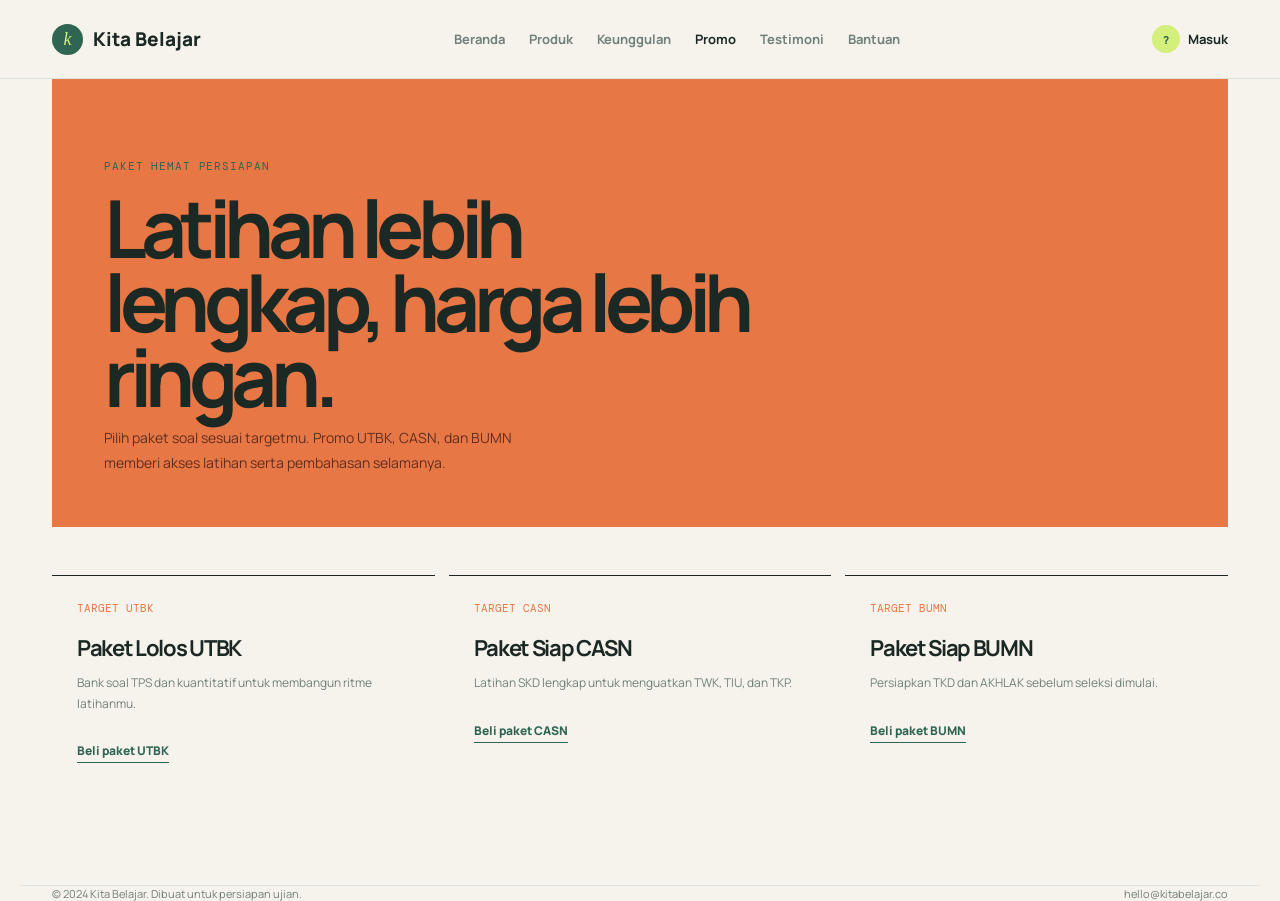
<file: promo.html>
<!DOCTYPE html>
<html lang="id">
<head>
    <meta charset="UTF-8"><meta name="viewport" content="width=device-width, initial-scale=1.0"><title>Promo | Kita Belajar</title>
    <link rel="preconnect" href="https://fonts.googleapis.com"><link rel="preconnect" href="https://fonts.gstatic.com" crossorigin><link href="https://fonts.googleapis.com/css2?family=DM+Mono:wght@400;500&family=Manrope:wght@400;500;600;700;800&display=swap" rel="stylesheet">
    <style>
        :root { --ink:#1c2824; --muted:#718078; --paper:#f5f3ec; --line:#dce3da; --green:#2f6552; --lime:#d5ef7d; --orange:#e77745; --serif:Georgia, 'Times New Roman', serif; } * { box-sizing:border-box; } body { margin:0; background:var(--paper); color:var(--ink); font-family:Manrope,sans-serif; } a { color:inherit; text-decoration:none; } .shell { max-width:1240px; margin:auto; padding:0 32px; } .topbar { border-bottom:1px solid var(--line); } nav { min-height:78px; display:flex; align-items:center; justify-content:space-between; gap:24px; } .brand { display:flex; align-items:center; gap:10px; font-weight:800; font-size:19px; } .brand-mark { display:grid; place-items:center; width:31px; height:31px; border-radius:50%; background:var(--green); color:var(--lime); font:italic 18px var(--serif); } .nav-links { display:flex; gap:24px; color:var(--muted); font-size:13px; font-weight:700; } .nav-links a:nth-child(4) { color:var(--ink); } .nav-actions { display:flex; align-items:center; gap:18px; color:var(--green); font-size:13px; font-weight:700; } .nav-actions a:first-child { display:flex; align-items:center; gap:8px; color:var(--ink); font-family:'Manrope',sans-serif; font-size:13px; font-weight:700; } .nav-actions a:first-child::before { content:'?'; display:grid; place-items:center; width:28px; height:28px; border-radius:50%; background:var(--lime); color:var(--green); font-size:11px; font-weight:800; font-family:'Manrope',sans-serif; }
        .promo-hero { margin:0 auto 48px; padding:80px 52px 52px; background:var(--orange); } .eyebrow { color:var(--green); font:11px 'DM Mono',monospace; letter-spacing:.08em; text-transform:uppercase; } .promo-hero h1 { max-width:700px; margin:18px 0 12px; font-size:clamp(45px,7vw,80px); line-height:.93; letter-spacing:-.08em; } .promo-hero p { max-width:460px; margin:0; color:#612e20; font-size:14px; line-height:1.75; } .deals { display:grid; grid-template-columns:repeat(3,1fr); gap:14px; padding-bottom:100px; } .deal { padding:25px; border-top:1px solid var(--ink); } .deal-tag { color:var(--orange); font:11px 'DM Mono',monospace; text-transform:uppercase; } .deal h2 { margin:18px 0 10px; font-size:22px; letter-spacing:-.06em; } .deal p { margin:0 0 24px; color:var(--muted); font-size:12px; line-height:1.7; } .deal a { color:var(--green); border-bottom:1px solid var(--green); padding-bottom:3px; font-size:12px; font-weight:800; } footer { border-top:1px solid var(--line); padding:24px 0 35px; display:flex; justify-content:space-between; color:var(--muted); font-size:11px; }
        .account-button { display:flex; align-items:center; gap:8px; border:0; background:transparent; color:var(--ink); font-size:13px; font-weight:700; cursor:pointer; } .account-avatar { display:grid; place-items:center; width:28px; height:28px; border-radius:50%; background:var(--lime); color:var(--green); font-size:11px; font-weight:800; } .account-modal { position:fixed; inset:0; z-index:10; display:grid; place-items:center; padding:24px; background:#1c2824cc; opacity:0; pointer-events:none; transition:opacity .25s ease; } .account-modal.open { opacity:1; pointer-events:auto; } .account-panel { position:relative; width:min(460px,100%); background:#fffefa; transform:translateY(18px); transition:transform .25s ease; } .account-modal.open .account-panel { transform:translateY(0); } .account-close { position:absolute; top:17px; right:17px; width:40px; height:40px; border:1px solid var(--line); border-radius:50%; background:transparent; color:var(--ink); font-size:19px; cursor:pointer; } .account-form { padding:48px; } .account-form h2 { margin:15px 0 10px; font-size:35px; line-height:.98; letter-spacing:-.08em; } .account-copy { margin:0 0 28px; color:var(--muted); font-size:12px; line-height:1.7; } .account-tabs { display:grid; grid-template-columns:1fr 1fr; gap:4px; margin-bottom:28px; border-bottom:1px solid var(--line); } .account-tab { border:0; border-bottom:2px solid transparent; padding:12px 4px; background:transparent; color:var(--muted); font-size:12px; font-weight:700; cursor:pointer; } .account-tab.active { border-bottom-color:var(--green); color:var(--green); } .account-field { display:block; margin-bottom:17px; color:var(--ink); font-size:11px; font-weight:700; } .account-field input { display:block; width:100%; margin-top:8px; border:1px solid var(--line); padding:13px; outline:0; background:transparent; color:var(--ink); font:inherit; font-size:13px; } .account-submit { width:100%; border:0; border-radius:40px; padding:14px; background:var(--green); color:white; font-size:12px; font-weight:700; cursor:pointer; } .account-error { min-height:16px; margin:0 0 8px; color:#b4492c; font-size:11px; } .account-note { margin:18px 0 0; color:var(--muted); font-size:10px; line-height:1.6; text-align:center; }
        @media (max-width:850px) { nav { flex-wrap:wrap; padding:15px 0; } .nav-links { order:3; width:100%; overflow:auto; padding-bottom:4px; } .deals { grid-template-columns:1fr; } } @media (max-width:520px) { .shell { padding-inline:20px; } .promo-hero { margin-top:45px; padding:30px 24px; } footer { flex-direction:column; gap:8px; } .account-modal { padding:12px; } .account-form { padding:36px 24px 28px; } }
        .nav-actions a:last-child { display:none; }
        .nav-actions a:first-child { display:flex; align-items:center; gap:8px; } .nav-actions a:first-child::before { content:'?'; display:grid; place-items:center; width:28px; height:28px; border-radius:50%; background:var(--lime); color:var(--green); font-size:11px; font-weight:800; }
        @media (max-width:520px) { .promo-hero { margin-top: 0; padding-top: 80px; } }
    </style>
    <link rel="stylesheet" href="auth.css">
</head>
<body><header class="topbar"><div class="shell"><nav><a class="brand" href="index.html"><span class="brand-mark">k</span>Kita Belajar</a><div class="nav-links"><a href="index.html">Beranda</a><a href="produk.html">Produk</a><a href="keunggulan.html">Keunggulan</a><a href="promo.html">Promo</a><a href="testimoni.html">Testimoni</a><a href="bantuan.html">Bantuan</a></div><div class="nav-actions"><a href="index.html">Masuk</a><a href="produk.html">Keranjang</a></div></nav></div></header><main class="shell"><section class="promo-hero"><div class="eyebrow">Paket hemat persiapan</div><h1>Latihan lebih lengkap, harga lebih ringan.</h1><p>Pilih paket soal sesuai targetmu. Promo UTBK, CASN, dan BUMN memberi akses latihan serta pembahasan selamanya.</p></section><section class="deals"><article class="deal"><div class="deal-tag">Target UTBK</div><h2>Paket Lolos UTBK</h2><p>Bank soal TPS dan kuantitatif untuk membangun ritme latihanmu.</p><a href="produk.html">Beli paket UTBK</a></article><article class="deal"><div class="deal-tag">Target CASN</div><h2>Paket Siap CASN</h2><p>Latihan SKD lengkap untuk menguatkan TWK, TIU, dan TKP.</p><a href="produk.html">Beli paket CASN</a></article><article class="deal"><div class="deal-tag">Target BUMN</div><h2>Paket Siap BUMN</h2><p>Persiapkan TKD dan AKHLAK sebelum seleksi dimulai.</p><a href="produk.html">Beli paket BUMN</a></article></section></main><footer class="shell"><span>© 2024 Kita Belajar. Dibuat untuk persiapan ujian.</span><span>hello@kitabelajar.co</span></footer></body>
<div class="account-modal" id="accountModal" role="dialog" aria-modal="true"><div class="account-panel"><button class="account-close" id="closeAccount" type="button" aria-label="Tutup login">×</button><div class="account-form"><div class="eyebrow">Your learning space</div><h2>Selamat datang kembali.</h2><p class="account-copy">Masuk untuk menyimpan produk dan melihat akses belajarmu dalam satu tempat.</p><div class="account-tabs"><button class="account-tab active" type="button">Masuk</button><button class="account-tab" type="button">Buat akun</button></div><form id="accountForm"><label class="account-field">Email<input id="accountEmail" type="email" placeholder="nama@email.com" required></label><label class="account-field">Password<input type="password" minlength="6" placeholder="Minimal 6 karakter" required></label><p class="account-error" id="accountError"></p><button class="account-submit" type="submit">Masuk ke akun</button></form><p class="account-note">Demo frontend: data akun disimpan lokal di perangkat ini.</p></div></div></div><script>const accountModal=document.querySelector('#accountModal');document.querySelector('.nav-actions a:first-child').onclick=e=>{e.preventDefault();accountModal.classList.add('open');};document.querySelector('#closeAccount').onclick=()=>accountModal.classList.remove('open');accountModal.onclick=e=>{if(e.target===accountModal)accountModal.classList.remove('open');};document.querySelector('#accountForm').onsubmit=e=>{e.preventDefault();localStorage.setItem('kitaBelajarAccount',JSON.stringify({name:document.querySelector('#accountEmail').value.split('@')[0],email:document.querySelector('#accountEmail').value}));accountModal.classList.remove('open');};</script></body>
<script src="auth.js"></script><script src="library.js"></script>
</html>
</file>
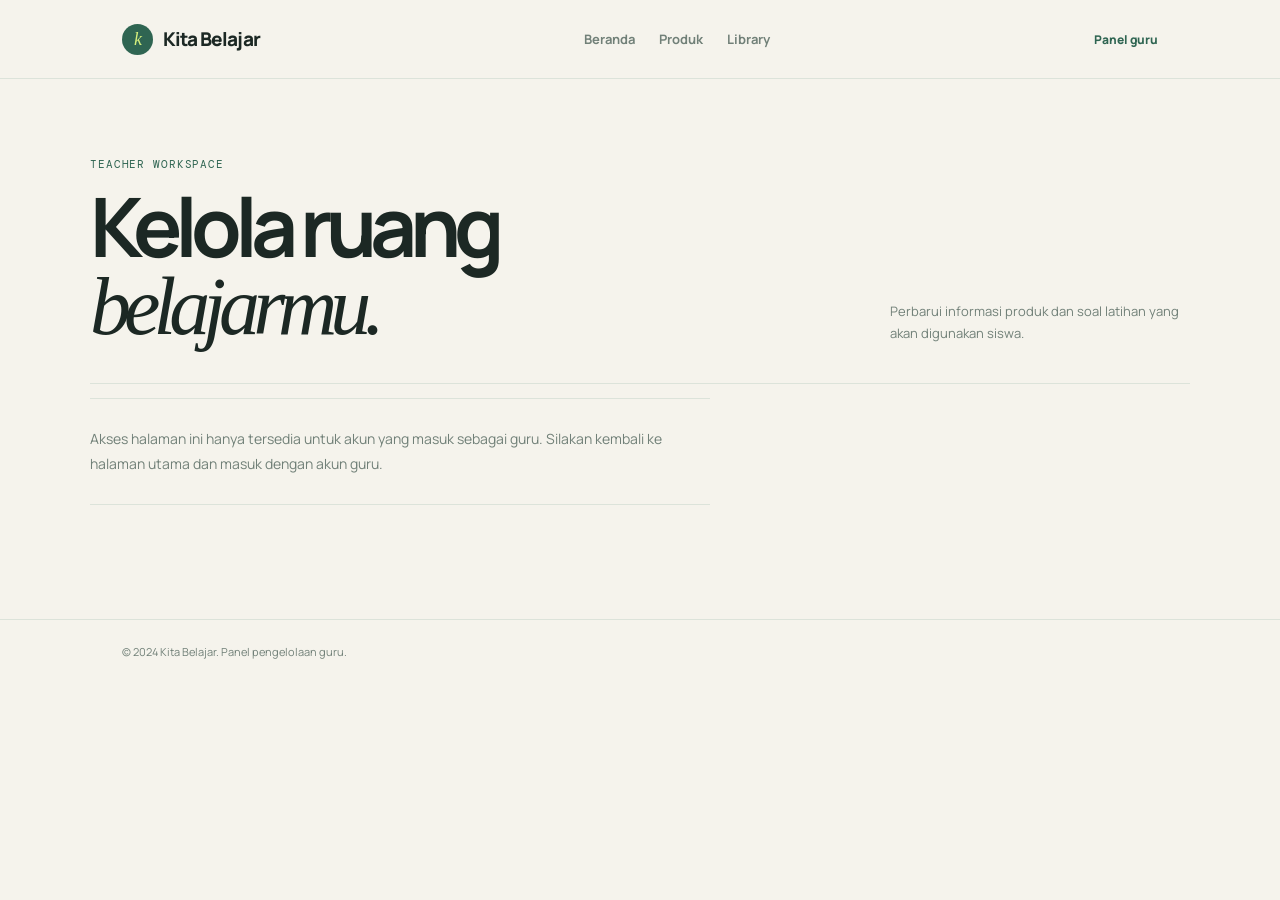
<file: teacher.html>
<!DOCTYPE html>
<html lang="id">
<head>
    <meta charset="UTF-8">
    <meta name="viewport" content="width=device-width, initial-scale=1.0">
    <title>Panel Guru | Kita Belajar</title>
    <link rel="preconnect" href="https://fonts.googleapis.com">
    <link rel="preconnect" href="https://fonts.gstatic.com" crossorigin>
    <link href="https://fonts.googleapis.com/css2?family=DM+Mono:wght@400;500&family=Manrope:wght@400;500;600;700;800&display=swap" rel="stylesheet">
    <link rel="stylesheet" href="auth.css">
    <style>
        :root { --ink:#1c2824; --muted:#718078; --paper:#f5f3ec; --surface:#fffefa; --line:#dce3da; --green:#2f6552; --lime:#d5ef7d; --serif:Georgia, 'Times New Roman', serif; }
        * { box-sizing: border-box; }
        body { margin: 0; background: var(--paper); color: var(--ink); font-family: 'Manrope', sans-serif; }
        a { color: inherit; text-decoration: none; }
        .shell { max-width: 1100px; margin: 0 auto; padding: 0 32px; }
        .topbar { border-bottom: 1px solid var(--line); }
        nav { min-height: 78px; display: flex; align-items: center; justify-content: space-between; gap: 24px; }
        .brand { display: flex; align-items: center; gap: 10px; font-size: 19px; font-weight: 800; letter-spacing: -.05em; }
        .brand-mark { display: grid; place-items: center; width: 31px; height: 31px; border-radius: 50%; background: var(--green); color: var(--lime); font: italic 18px var(--serif); }
        .nav-links { display: flex; gap: 24px; color: var(--muted); font-size: 13px; font-weight: 700; }
        .nav-links a:last-child { color: var(--ink); }
        .teacher-account { color: var(--green); font-size: 12px; font-weight: 800; }
        .teacher-main { padding: 78px 0 100px; }
        .teacher-heading { display: flex; align-items: end; justify-content: space-between; gap: 35px; border-bottom: 1px solid var(--line); padding-bottom: 38px; }
        .eyebrow { color: var(--green); font: 11px 'DM Mono', monospace; letter-spacing: .08em; text-transform: uppercase; }
        h1 { max-width: 650px; margin: 17px 0 0; font-size: clamp(48px, 7vw, 82px); line-height: .94; letter-spacing: -.085em; }
        h1 em { font-family: var(--serif); font-weight: 400; }
        .teacher-intro { max-width: 300px; margin: 0; color: var(--muted); font-size: 13px; line-height: 1.75; }
        .teacher-workspace { padding-top: 34px; }
        .teacher-page-tools { display: grid; grid-template-columns: repeat(2, minmax(0, 1fr)); gap: 15px; }
        .teacher-page-card { border: 1px solid var(--line); padding: 25px; background: var(--surface); }
        .teacher-page-card h2 { margin: 12px 0 8px; font-size: 23px; letter-spacing: -.06em; }
        .teacher-page-card p { min-height: 42px; margin: 0 0 20px; color: var(--muted); font-size: 12px; line-height: 1.7; }
        .teacher-page-card button { border: 0; border-radius: 28px; padding: 12px 17px; background: var(--green); color: white; font-size: 12px; font-weight: 700; cursor: pointer; }
        .teacher-page-card button:hover { background: #214b3c; }
        .teacher-denied { max-width: 620px; border-block: 1px solid var(--line); padding: 28px 0; color: var(--muted); font-size: 14px; line-height: 1.75; }
        footer { border-top: 1px solid var(--line); padding: 24px 0 35px; color: var(--muted); font-size: 11px; }
        @media (max-width: 700px) { .shell { padding-inline: 20px; } nav { flex-wrap: wrap; padding: 15px 0; } .nav-links { order: 3; width: 100%; overflow-x: auto; padding-bottom: 4px; } .teacher-heading { align-items: start; flex-direction: column; } .teacher-page-tools { grid-template-columns: 1fr; } }
    </style>
</head>
<body class="teacher-page">
    <header class="topbar"><div class="shell"><nav><a class="brand" href="index.html"><span class="brand-mark">k</span>Kita Belajar</a><div class="nav-links"><a href="index.html">Beranda</a><a href="produk.html">Produk</a><a href="library.html">Library</a><a class="teacher-nav-link" href="teacher.html" hidden>Panel Guru</a></div><span class="teacher-account">Panel guru</span></nav></div></header>
    <main class="shell teacher-main">
        <section class="teacher-heading"><div><div class="eyebrow">Teacher workspace</div><h1>Kelola ruang <em>belajarmu.</em></h1></div><p class="teacher-intro">Perbarui informasi produk dan soal latihan yang akan digunakan siswa.</p></section>
        <section id="teacherWorkspace" class="teacher-workspace"><div id="teacherPageTools" class="teacher-page-tools"><article class="teacher-page-card"><div class="eyebrow">Catalog</div><h2>Edit produk</h2><p>Ubah nama, deskripsi, dan harga produk yang tampil di katalog.</p><button id="openProductEditor" type="button">Buka editor produk</button></article><article class="teacher-page-card"><div class="eyebrow">Question bank</div><h2>Edit soal</h2><p>Ubah pertanyaan, pilihan jawaban, dan kunci jawaban untuk setiap target.</p><button id="openQuestionEditor" type="button">Buka editor soal</button></article></div></section>
        <p id="teacherAccessDenied" class="teacher-denied" hidden>Akses halaman ini hanya tersedia untuk akun yang masuk sebagai guru. Silakan kembali ke halaman utama dan masuk dengan akun guru.</p>
    </main>
    <footer><div class="shell"><span>© 2024 Kita Belajar. Panel pengelolaan guru.</span></div></footer>
    <script src="teacher-admin.js"></script>
</body>
</html>
</file>
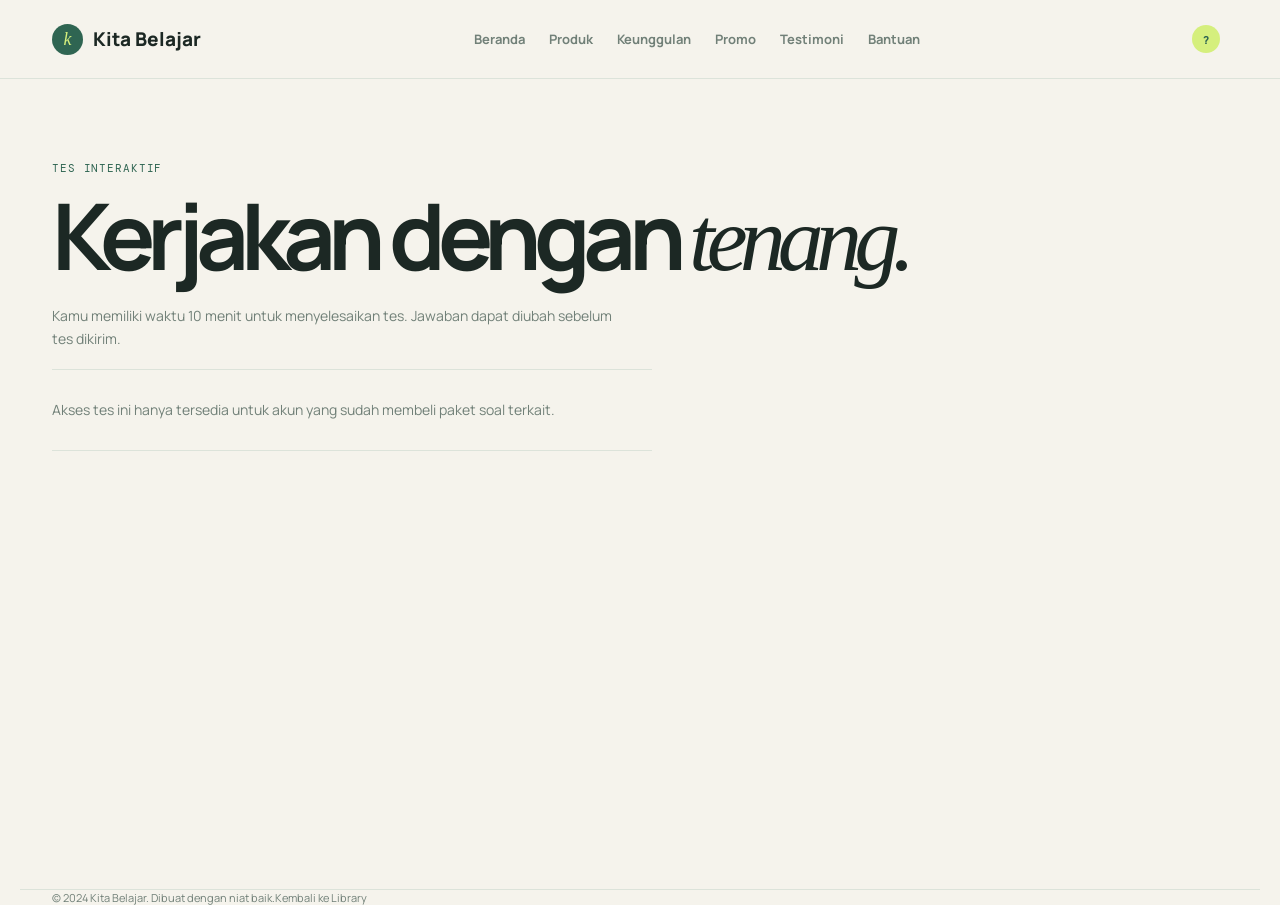
<file: tes.html>
<!DOCTYPE html>
<html lang="id">
<head>
    <meta charset="UTF-8">
    <meta name="viewport" content="width=device-width, initial-scale=1.0">
    <title>Tes | Kita Belajar</title>
    <link rel="preconnect" href="https://fonts.googleapis.com">
    <link rel="preconnect" href="https://fonts.gstatic.com" crossorigin>
    <link href="https://fonts.googleapis.com/css2?family=DM+Mono:wght@400;500&family=Manrope:wght@400;500;600;700;800&display=swap" rel="stylesheet">
    <link rel="stylesheet" href="tes.css">
    <style>
        :root { --ink:#1c2824; --muted:#718078; --paper:#f5f3ec; --surface:#fffefa; --line:#dce3da; --green:#2f6552; --lime:#d5ef7d; --orange:#e77745; --serif:Georgia, 'Times New Roman', serif; }
        * { box-sizing:border-box; } body { margin:0; background:var(--paper); color:var(--ink); font-family:Manrope,sans-serif; } a { color:inherit; text-decoration:none; }
        .shell { max-width:1240px; margin:auto; padding:0 32px; } .topbar { border-bottom:1px solid var(--line); } nav { min-height:78px; display:flex; align-items:center; justify-content:space-between; gap:24px; } .brand { display:flex; align-items:center; gap:10px; font-weight:800; font-size:19px; } .brand-mark { display:grid; place-items:center; width:31px; height:31px; border-radius:50%; background:var(--green); color:var(--lime); font:italic 18px var(--serif); } .nav-links { display:flex; gap:24px; color:var(--muted); font-size:13px; font-weight:700; } .nav-links a:last-child { color:var(--ink); } .nav-actions { display:flex; align-items:center; gap:18px; font-size:13px; font-weight:700; } .account-button { display:flex; align-items:center; gap:8px; border:0; padding:0; background:transparent; color:var(--ink); font:700 13px Manrope,sans-serif; } .account-avatar { display:grid; place-items:center; width:28px; height:28px; border-radius:50%; background:var(--lime); color:var(--green); font-size:11px; font-weight:800; }
        .test-hero { padding:82px 0 18px; } .eyebrow { color:var(--green); font:11px 'DM Mono',monospace; letter-spacing:.08em; text-transform:uppercase; } h1 { margin:18px 0 0; font-size:clamp(48px,8vw,92px); line-height:.92; letter-spacing:-.085em; } h1 em { font-family:var(--serif); font-weight:400; } .test-intro { max-width:560px; margin:22px 0 0; color:var(--muted); font-size:14px; line-height:1.7; } .test-section { min-height:520px; padding-bottom:100px; } .test-locked { max-width:600px; padding:28px 0; border-block:1px solid var(--line); color:var(--muted); font-size:14px; line-height:1.7; } footer { border-top:1px solid var(--line); padding:24px 0 35px; color:var(--muted); font-size:11px; }
        @media (max-width:850px) { nav { flex-wrap:wrap; padding:15px 0; } .nav-links { order:3; width:100%; overflow:auto; padding-bottom:4px; } }
        @media (max-width:520px) { .shell { padding-inline:20px; } nav { padding:12px 0; } }
    </style>
</head>
<body class="test-page">
    <header class="topbar"><div class="shell"><nav><a class="brand" href="index.html"><span class="brand-mark">k</span>Kita Belajar</a><div class="nav-links"><a href="index.html">Beranda</a><a href="produk.html">Produk</a><a href="keunggulan.html">Keunggulan</a><a href="promo.html">Promo</a><a href="testimoni.html">Testimoni</a><a href="bantuan.html">Bantuan</a></div><div class="nav-actions"><button class="account-button" type="button" aria-label="Akun aktif"><span class="account-avatar" id="testAccountAvatar">?</span><span id="testAccountName"></span></button></div></nav></div></header>
    <main class="shell"><section class="test-hero"><div class="eyebrow">Tes interaktif</div><h1>Kerjakan dengan <em>tenang.</em></h1><p class="test-intro">Kamu memiliki waktu 10 menit untuk menyelesaikan tes. Jawaban dapat diubah sebelum tes dikirim.</p></section><section class="test-section"><div id="testLocked" class="test-locked" hidden>Akses tes ini hanya tersedia untuk akun yang sudah membeli paket soal terkait.</div></section></main>
    <footer class="shell"><span>© 2024 Kita Belajar. Dibuat dengan niat baik.</span><span><a href="library.html">Kembali ke Library</a></span></footer>
    <script src="tes.js"></script><script src="library.js"></script>
    <script>const account=JSON.parse(localStorage.getItem('kitaBelajarAccount')||'null');if(account){const name=account.name||account.email;document.querySelector('#testAccountName').textContent=name.split(' ')[0];document.querySelector('#testAccountAvatar').textContent=name.trim().charAt(0).toUpperCase();}</script>
</body>
</html>
</file>
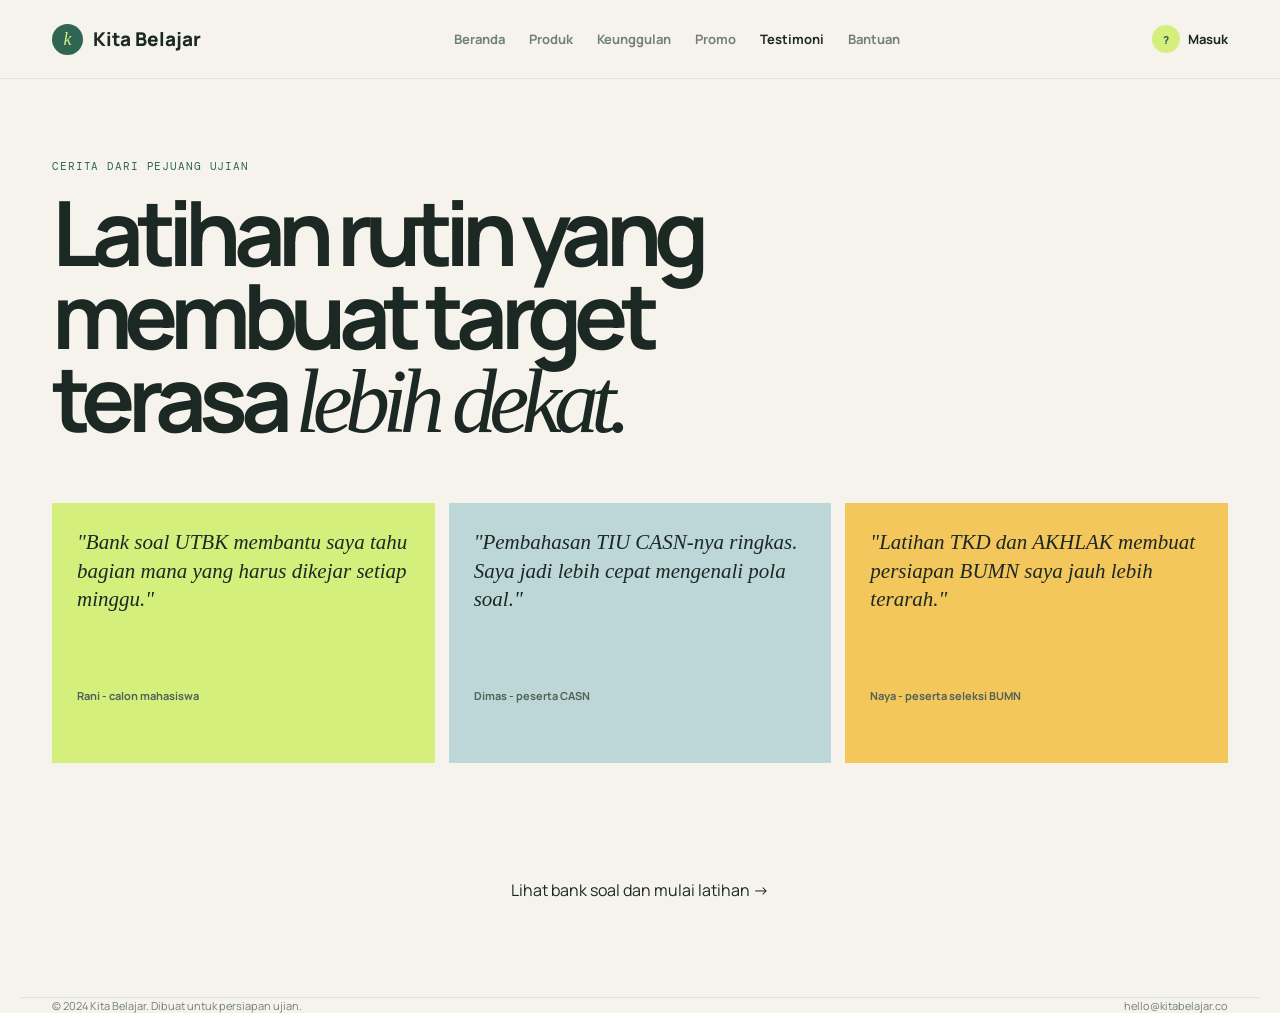
<file: testimoni.html>
<!DOCTYPE html>
<html lang="id">
<head>
    <meta charset="UTF-8"><meta name="viewport" content="width=device-width, initial-scale=1.0"><title>Testimoni | Kita Belajar</title>
    <link rel="preconnect" href="https://fonts.googleapis.com"><link rel="preconnect" href="https://fonts.gstatic.com" crossorigin><link href="https://fonts.googleapis.com/css2?family=DM+Mono:wght@400;500&family=Manrope:wght@400;500;600;700;800&display=swap" rel="stylesheet">
    <style>
        :root { --ink:#1c2824; --muted:#718078; --paper:#f5f3ec; --line:#dce3da; --green:#2f6552; --lime:#d5ef7d; --serif:Georgia, 'Times New Roman', serif; } * { box-sizing:border-box; } body { margin:0; background:var(--paper); color:var(--ink); font-family:Manrope,sans-serif; } a { color:inherit; text-decoration:none; } .shell { max-width:1240px; margin:auto; padding:0 32px; } .topbar { border-bottom:1px solid var(--line); } nav { min-height:78px; display:flex; align-items:center; justify-content:space-between; gap:24px; } .brand { display:flex; align-items:center; gap:10px; font-weight:800; font-size:19px; } .brand-mark { display:grid; place-items:center; width:31px; height:31px; border-radius:50%; background:var(--green); color:var(--lime); font:italic 18px var(--serif); } .nav-links { display:flex; gap:24px; color:var(--muted); font-size:13px; font-weight:700; } .nav-links a:nth-child(5) { color:var(--ink); } .nav-actions { display:flex; gap:16px; color:var(--green); font-size:13px; font-weight:700; } .hero { padding:90px 0 60px; } .eyebrow { color:var(--green); font:11px 'DM Mono',monospace; letter-spacing:.08em; text-transform:uppercase; } h1 { max-width:710px; margin:18px 0 0; font-size:clamp(48px,8vw,90px); line-height:.92; letter-spacing:-.085em; } h1 em { font-family:var(--serif); font-weight:400; } .quotes { display:grid; grid-template-columns:repeat(3,1fr); gap:14px; padding-bottom:100px; } blockquote { margin:0; min-height:260px; padding:25px; background:var(--lime); } blockquote:nth-child(2) { background:#bdd7d8; } blockquote:nth-child(3) { background:#f3c75c; } blockquote p { margin:0; font:italic 21px/1.35 var(--serif); } cite { display:block; margin-top:75px; color:#506158; font-size:11px; font-style:normal; font-weight:700; } footer { border-top:1px solid var(--line); padding:24px 0 35px; display:flex; justify-content:space-between; color:var(--muted); font-size:11px; } @media (max-width:850px) { nav { flex-wrap:wrap; padding:15px 0; } .nav-links { order:3; width:100%; overflow:auto; padding-bottom:4px; } .quotes { grid-template-columns:1fr; } } @media (max-width:520px) { .shell { padding-inline:20px; } footer { flex-direction:column; gap:8px; } }
        .nav-actions a:last-child { display:none; } .account-modal { position:fixed; inset:0; z-index:10; display:grid; place-items:center; padding:24px; background:#1c2824cc; opacity:0; pointer-events:none; transition:opacity .25s ease; } .account-modal.open { opacity:1; pointer-events:auto; } .account-panel { position:relative; width:min(460px,100%); background:#fffefa; transform:translateY(18px); transition:transform .25s ease; } .account-modal.open .account-panel { transform:translateY(0); } .account-close { position:absolute; top:17px; right:17px; width:40px; height:40px; border:1px solid var(--line); border-radius:50%; background:transparent; font-size:19px; cursor:pointer; } .account-form { padding:48px; } .account-form h2 { margin:15px 0 10px; font-size:35px; line-height:.98; letter-spacing:-.08em; } .account-copy { color:var(--muted); font-size:12px; line-height:1.7; } .account-tabs { display:grid; grid-template-columns:1fr 1fr; margin:28px 0; border-bottom:1px solid var(--line); } .account-tab { border:0; border-bottom:2px solid transparent; padding:12px 4px; background:transparent; color:var(--muted); font-size:12px; font-weight:700; cursor:pointer; } .account-tab.active { border-bottom-color:var(--green); color:var(--green); } .account-field { display:block; margin-bottom:17px; font-size:11px; font-weight:700; } .account-field input { display:block; width:100%; margin-top:8px; border:1px solid var(--line); padding:13px; font:inherit; } .account-submit { width:100%; border:0; border-radius:40px; padding:14px; background:var(--green); color:white; font-size:12px; font-weight:700; cursor:pointer; } .account-note { color:var(--muted); font-size:10px; text-align:center; } @media (max-width:520px) { .account-modal { padding:12px; } .account-form { padding:36px 24px 28px; } }
        .nav-actions a:first-child { display:flex; align-items:center; gap:8px; } .nav-actions a:first-child::before { content:'?'; display:grid; place-items:center; width:28px; height:28px; border-radius:50%; background:var(--lime); color:var(--green); font-size:11px; font-weight:800; }
        .hero { padding-top: 80px; }
    </style>
    <link rel="stylesheet" href="auth.css">
</head>
<body><header class="topbar"><div class="shell"><nav><a class="brand" href="index.html"><span class="brand-mark">k</span>Kita Belajar</a><div class="nav-links"><a href="index.html">Beranda</a><a href="produk.html">Produk</a><a href="keunggulan.html">Keunggulan</a><a href="promo.html">Promo</a><a href="testimoni.html">Testimoni</a><a href="bantuan.html">Bantuan</a></div><div class="nav-actions"><a href="index.html">Masuk</a><a href="produk.html">Keranjang</a></div></nav></div></header><main class="shell"><section class="hero"><div class="eyebrow">Cerita dari pejuang ujian</div><h1>Latihan rutin yang membuat target terasa <em>lebih dekat.</em></h1></section><section class="quotes"><blockquote><p>"Bank soal UTBK membantu saya tahu bagian mana yang harus dikejar setiap minggu."</p><cite>Rani - calon mahasiswa</cite></blockquote><blockquote><p>"Pembahasan TIU CASN-nya ringkas. Saya jadi lebih cepat mengenali pola soal."</p><cite>Dimas - peserta CASN</cite></blockquote><blockquote><p>"Latihan TKD dan AKHLAK membuat persiapan BUMN saya jauh lebih terarah."</p><cite>Naya - peserta seleksi BUMN</cite></blockquote></section><p style="text-align:center;padding-bottom:80px"><a href="produk.html">Lihat bank soal dan mulai latihan →</a></p></main><footer class="shell"><span>© 2024 Kita Belajar. Dibuat untuk persiapan ujian.</span><span>hello@kitabelajar.co</span></footer></body>
<div class="account-modal" id="accountModal" role="dialog" aria-modal="true"><div class="account-panel"><button class="account-close" id="closeAccount" type="button" aria-label="Tutup login">×</button><div class="account-form"><div class="eyebrow">Your learning space</div><h2>Selamat datang kembali.</h2><p class="account-copy">Masuk untuk menyimpan produk dan melihat akses belajarmu dalam satu tempat.</p><div class="account-tabs"><button class="account-tab active" type="button">Masuk</button><button class="account-tab" type="button">Buat akun</button></div><form id="accountForm"><label class="account-field">Email<input id="accountEmail" type="email" placeholder="nama@email.com" required></label><label class="account-field">Password<input type="password" minlength="6" placeholder="Minimal 6 karakter" required></label><button class="account-submit" type="submit">Masuk ke akun</button></form><p class="account-note">Demo frontend: data akun disimpan lokal di perangkat ini.</p></div></div></div><script>const accountModal=document.querySelector('#accountModal');document.querySelector('.nav-actions a:first-child').onclick=e=>{e.preventDefault();accountModal.classList.add('open');};document.querySelector('#closeAccount').onclick=()=>accountModal.classList.remove('open');accountModal.onclick=e=>{if(e.target===accountModal)accountModal.classList.remove('open');};document.querySelector('#accountForm').onsubmit=e=>{e.preventDefault();localStorage.setItem('kitaBelajarAccount',JSON.stringify({name:document.querySelector('#accountEmail').value.split('@')[0],email:document.querySelector('#accountEmail').value}));accountModal.classList.remove('open');};</script></body>
<script src="auth.js"></script><script src="library.js"></script>
</html>
</file>
<file: tes.css>
.quiz-modal { position: fixed; inset: 0; z-index: 50; display: grid; place-items: center; padding: 20px; background: #1c2824cc; opacity: 0; pointer-events: none; transition: opacity .25s ease; }
.quiz-modal.open { opacity: 1; pointer-events: auto; }
.quiz-panel { position: relative; width: min(680px, 100%); max-height: 92vh; overflow: auto; padding: 42px 48px; background: var(--surface, #f8faf4); transform: translateY(18px); transition: transform .25s ease; }
.quiz-modal.open .quiz-panel { transform: translateY(0); }
.quiz-close { position: absolute; top: 17px; right: 17px; width: 40px; height: 40px; border: 1px solid var(--line, #d8dfd0); border-radius: 50%; background: transparent; color: var(--ink, #1c2824); font-size: 19px; cursor: pointer; }
.quiz-top { display: flex; align-items: start; justify-content: space-between; gap: 20px; padding-right: 48px; }
.quiz-top h2 { margin: 14px 0 0; font-size: clamp(28px, 5vw, 44px); line-height: .98; letter-spacing: -.06em; }
.quiz-timer { min-width: 82px; padding: 10px 12px; border: 1px solid var(--orange, #d8783d); color: var(--orange, #d8783d); font-family: 'DM Mono', monospace; font-size: 13px; text-align: center; }
.quiz-progress { margin: 28px 0 26px; color: var(--muted, #68746b); font-family: 'DM Mono', monospace; font-size: 11px; text-transform: uppercase; }
.quiz-question { margin: 0 0 22px; color: var(--ink, #1c2824); font-size: 20px; font-weight: 700; line-height: 1.3; }
.quiz-options { display: grid; gap: 10px; }
.quiz-options label { display: flex; align-items: start; gap: 12px; border: 1px solid var(--line, #d8dfd0); padding: 14px; cursor: pointer; font-size: 13px; line-height: 1.45; transition: border-color .2s ease, background .2s ease, transform .2s ease; }
.quiz-options label:hover, .quiz-options label:focus-within { border-color: var(--green, #2f6552); background: #f0f5e9; transform: translateX(4px); }
.quiz-options label:has(input:checked) { border-color: var(--green, #2f6552); background: #e6f0d1; }
.quiz-options input { margin-top: 3px; accent-color: var(--green, #2f6552); }
.quiz-actions { display: flex; justify-content: space-between; gap: 12px; margin-top: 30px; }
.quiz-primary, .quiz-secondary { border: 0; padding: 13px 20px; font-size: 12px; font-weight: 700; cursor: pointer; }
.quiz-primary { background: var(--green, #2f6552); color: white; transition: background .2s ease, transform .2s ease; }
.quiz-primary:hover, .quiz-primary:focus-visible { background: var(--orange, #d8783d); transform: translateY(-2px); }
.quiz-secondary { border: 1px solid var(--line, #d8dfd0); background: transparent; color: var(--ink, #1c2824); transition: border-color .2s ease, transform .2s ease; }
.quiz-secondary:hover:not(:disabled), .quiz-secondary:focus-visible:not(:disabled) { border-color: var(--green, #2f6552); transform: translateY(-2px); }
.quiz-secondary:disabled { cursor: not-allowed; opacity: .4; }
.quiz-result { padding: 24px 0 4px; text-align: center; }
.quiz-score { color: var(--green, #2f6552); font-size: 64px; font-weight: 800; letter-spacing: -.08em; }
.quiz-result h3 { margin: 8px 0; font-size: 24px; }
.quiz-result p { color: var(--muted, #68746b); font-size: 13px; line-height: 1.6; }
@media (max-width: 520px) { .quiz-modal { padding: 12px; } .quiz-panel { padding: 34px 24px 26px; } .quiz-top { padding-right: 35px; } .quiz-question { font-size: 17px; } .quiz-actions { margin-top: 24px; } }
.test-page .quiz-modal { position: static; display: block; padding: 0; background: transparent; opacity: 1; pointer-events: auto; }
.test-page .quiz-modal:not(.open) { display: none; }
.test-page .quiz-panel { width: 100%; max-width: 760px; max-height: none; margin: 0 auto; padding: 0 0 72px; background: transparent; transform: none; }
.test-page .quiz-close { display: none; }
.test-page .quiz-progress { margin-top: 20px; margin-bottom: 34px; }
.test-page .quiz-question { margin-bottom: 30px; }
.test-page .quiz-options { gap: 14px; }
.test-page .quiz-actions { margin-top: 38px; }
.test-page .quiz-timer { animation: timerPulse 2.8s ease-in-out infinite; }
@keyframes timerPulse { 0%, 100% { box-shadow: 0 0 0 0 transparent; } 50% { box-shadow: 0 0 0 4px #e7774520; } }
@media (prefers-reduced-motion: reduce) { .library-card, .quiz-options label, .quiz-primary, .quiz-secondary, .test-page .quiz-timer { animation:none; transition:none; } }
@media (max-width: 520px) { .test-page .quiz-panel { padding-bottom: 48px; } .test-page .quiz-progress { margin-top: 16px; margin-bottom: 28px; } .test-page .quiz-question { margin-bottom: 24px; } .test-page .quiz-actions { margin-top: 30px; } }
</file>
<file: auth.css>
.account-modal { position: fixed; inset: 0; z-index: 30; display: grid; place-items: center; padding: 24px; background: #1c2824cc; opacity: 0; pointer-events: none; transition: opacity .25s ease; }
.account-modal.open { opacity: 1; pointer-events: auto; }
.account-panel { position: relative; width: min(460px, 100%); max-height: 94vh; overflow: auto; background: var(--surface, #fffefa); transform: translateY(18px); transition: transform .25s ease; }
.nav-actions a:first-child { display: flex; align-items: center; gap: 8px; color: var(--ink); font-family: 'Manrope', sans-serif; font-size: 13px; font-weight: 700; }
.nav-actions a:first-child::before { content: var(--account-initial, '?'); display: grid; place-items: center; width: 28px; height: 28px; border-radius: 50%; background: var(--lime); color: var(--green); font-size: 11px; font-weight: 800; }
.account-modal.open .account-panel { transform: translateY(0); }
.account-form { padding: 48px; }
.account-form h2 { margin: 15px 0 10px; font-size: 35px; line-height: .98; letter-spacing: -.08em; }
.account-copy { margin: 0 0 28px; color: var(--muted); font-size: 12px; line-height: 1.7; }
.account-tabs { display: grid; grid-template-columns: 1fr 1fr; gap: 4px; margin-bottom: 28px; border-bottom: 1px solid var(--line); }
.account-tab { border: 0; border-bottom: 2px solid transparent; padding: 12px 4px; background: transparent; color: var(--muted); font-size: 12px; font-weight: 700; cursor: pointer; }
.account-tab.active { border-bottom-color: var(--green); color: var(--green); }
.role-switch { display: grid; grid-template-columns: 1fr 1fr; gap: 8px; margin: -8px 0 24px; }
.role-option { border: 1px solid var(--line); padding: 12px 10px; background: transparent; color: var(--muted); text-align: left; cursor: pointer; }
.role-option strong, .role-option span { display: block; }
.role-option strong { color: var(--ink); font-size: 12px; }
.role-option span { margin-top: 4px; font-size: 10px; }
.role-option.active { border-color: var(--green); background: #dcebdd; color: var(--green); }
.role-option.active strong { color: var(--green); }
.dashboard-role { display: block; margin-top: 6px; color: var(--lime); font: 10px 'DM Mono', monospace; text-transform: uppercase; letter-spacing: .06em; }
.teacher-page-link { display: block; margin-bottom: 24px; border: 1px solid var(--green); padding: 12px 14px; color: var(--green); font-size: 12px; font-weight: 700; text-align: center; }
.teacher-page-link[hidden] { display: none; }
.teacher-page-link:hover { background: var(--green); color: white; }
.teacher-nav-link { color: var(--green) !important; font-weight: 800; }
.teacher-nav-link[hidden] { display: none; }
.teacher-tools { margin-bottom: 28px; border-bottom: 1px solid var(--line); padding-bottom: 24px; }
.teacher-tools-copy { margin: -4px 0 16px; color: var(--muted); font-size: 11px; line-height: 1.6; }
.teacher-tool-button { margin: 0 6px 6px 0; border: 1px solid var(--green); border-radius: 24px; padding: 9px 13px; background: transparent; color: var(--green); font-size: 11px; font-weight: 700; cursor: pointer; }
.teacher-tool-button:hover { background: var(--green); color: white; }
.teacher-editor-modal { position: fixed; inset: 0; z-index: 60; display: grid; place-items: center; padding: 20px; background: #1c2824cc; opacity: 0; pointer-events: none; transition: opacity .25s ease; }
.teacher-editor-modal.open { opacity: 1; pointer-events: auto; }
.teacher-editor-panel { position: relative; width: min(650px, 100%); max-height: 92vh; overflow: auto; padding: 42px 48px; background: var(--surface, #fffefa); transform: translateY(16px); transition: transform .25s ease; }
.teacher-editor-modal.open .teacher-editor-panel { transform: translateY(0); }
.teacher-editor-panel h2 { margin: 15px 0 24px; font-size: 32px; letter-spacing: -.07em; }
.teacher-editor-close { position: absolute; top: 16px; right: 16px; width: 38px; height: 38px; border: 1px solid var(--line); border-radius: 50%; background: transparent; color: var(--ink); font-size: 19px; cursor: pointer; }
.teacher-edit-form { margin-bottom: 22px; border-top: 1px solid var(--line); padding: 18px 0 4px; }
.teacher-edit-form h3 { margin: 0 0 15px; font-size: 15px; }
.teacher-edit-form label, .teacher-question-picker label { display: block; margin-bottom: 13px; color: var(--ink); font-size: 11px; font-weight: 700; }
.teacher-edit-form input, .teacher-edit-form textarea, .teacher-edit-form select, .teacher-question-picker input, .teacher-question-picker select { display: block; width: 100%; margin-top: 7px; border: 1px solid var(--line); padding: 11px; background: transparent; color: var(--ink); font: inherit; font-size: 12px; }
.teacher-edit-form textarea { min-height: 80px; resize: vertical; }
.teacher-save { border: 0; border-radius: 24px; padding: 10px 15px; background: var(--green); color: white; font-size: 11px; font-weight: 700; cursor: pointer; }
.teacher-delete { margin-left: 7px; border: 1px solid #b4492c; border-radius: 24px; padding: 9px 14px; background: transparent; color: #b4492c; font-size: 11px; font-weight: 700; cursor: pointer; }
.teacher-delete:hover { background: #b4492c; color: white; }
.teacher-question-picker { display: grid; grid-template-columns: 1fr 1fr auto; align-items: end; gap: 10px; margin-bottom: 10px; }
.teacher-question-picker .teacher-tool-button { margin-bottom: 13px; white-space: nowrap; }
.teacher-empty { color: var(--muted); font-size: 12px; }
@media (max-width: 520px) { .teacher-editor-panel { padding: 36px 24px 26px; } .teacher-question-picker { grid-template-columns: 1fr 1fr; } .teacher-question-picker .teacher-tool-button { grid-column: 1 / -1; } }
.account-field { display: block; margin-bottom: 17px; color: var(--ink); font-size: 11px; font-weight: 700; }
.account-field input { display: block; width: 100%; margin-top: 8px; border: 1px solid var(--line); padding: 13px; outline: 0; background: transparent; color: var(--ink); font: inherit; font-size: 13px; }
.account-field input:focus { border-color: var(--green); box-shadow: 0 0 0 2px #2f655220; }
.account-submit { width: 100%; margin-top: 6px; border: 0; border-radius: 40px; padding: 14px; background: var(--green); color: white; font-size: 13px; font-weight: 700; cursor: pointer; }
.forgot-password { display: block; margin: -5px 0 16px; border: 0; padding: 0; background: transparent; color: var(--green); font-size: 11px; text-decoration: underline; cursor: pointer; }
.account-error { min-height: 16px; margin: 0 0 8px; color: #b4492c; font-size: 11px; }
.account-note { margin: 18px 0 0; color: var(--muted); font-size: 10px; line-height: 1.6; text-align: center; }
.account-dashboard { display: none; }
.account-dashboard.show { display: block; }
.dashboard-head { padding: 42px 48px 34px; background: var(--green); color: white; }
.dashboard-head .eyebrow { color: var(--lime); }
.dashboard-head .eyebrow::before { background: var(--lime); }
.dashboard-head h2 { margin: 17px 0 8px; font-size: 35px; line-height: .98; letter-spacing: -.08em; }
.dashboard-head p { margin: 0; color: #d2e1d5; font-size: 12px; }
.dashboard-body { padding: 30px 48px 40px; }
.dashboard-label { margin: 0 0 14px; color: var(--muted); font: 10px 'DM Mono', monospace; text-transform: uppercase; }
.access-item { display: flex; align-items: center; justify-content: space-between; gap: 12px; border-block: 1px solid var(--line); padding: 15px 0; font-size: 13px; }
.access-item span { color: var(--muted); font-size: 11px; }
.logout { width: 100%; margin-top: 28px; border: 1px solid var(--green); border-radius: 40px; padding: 12px; background: transparent; color: var(--green); font-size: 12px; font-weight: 700; cursor: pointer; }
.forgot-panel { position: fixed; inset: 0; z-index: 40; display: grid; place-items: center; padding: 24px; background: #1c2824cc; opacity: 0; pointer-events: none; transition: opacity .25s ease; }
.forgot-panel.open { opacity: 1; pointer-events: auto; }
.forgot-card { position: relative; width: min(430px, 100%); padding: 44px 48px; background: var(--surface, #fffefa); transform: translateY(18px); transition: transform .25s ease; }
.forgot-panel.open .forgot-card { transform: translateY(0); }
.forgot-card h2 { margin: 15px 0 10px; font-size: 32px; line-height: .98; letter-spacing: -.08em; }
.forgot-copy { margin: 0 0 25px; color: var(--muted); font-size: 12px; line-height: 1.7; }
.forgot-close { position: absolute; top: 17px; right: 17px; display: grid; place-items: center; width: 40px; height: 40px; border: 1px solid var(--line); border-radius: 50%; background: transparent; color: var(--ink); font-size: 19px; cursor: pointer; }
.forgot-field { display: block; margin-bottom: 17px; color: var(--ink); font-size: 11px; font-weight: 700; }
.forgot-field input { display: block; width: 100%; margin-top: 8px; border: 1px solid var(--line); padding: 13px; outline: 0; background: transparent; color: var(--ink); font: inherit; font-size: 13px; }
.forgot-submit { width: 100%; margin-top: 6px; border: 0; border-radius: 40px; padding: 14px; background: var(--green); color: white; font-size: 13px; font-weight: 700; cursor: pointer; }
.forgot-status { min-height: 16px; margin: 0 0 8px; font-size: 11px; }
.forgot-status.error { color: #b4492c; }
.forgot-status.success { color: var(--green); }
@media (max-width: 520px) { .account-modal, .forgot-panel { padding: 12px; } .account-form { padding: 36px 24px 28px; } .dashboard-head { padding: 30px 24px; } .dashboard-body { padding: 30px 24px; } .forgot-card { padding: 36px 24px 28px; } }
.nav-actions a:first-child::before { content: var(--account-initial, '?'); }
</file>
